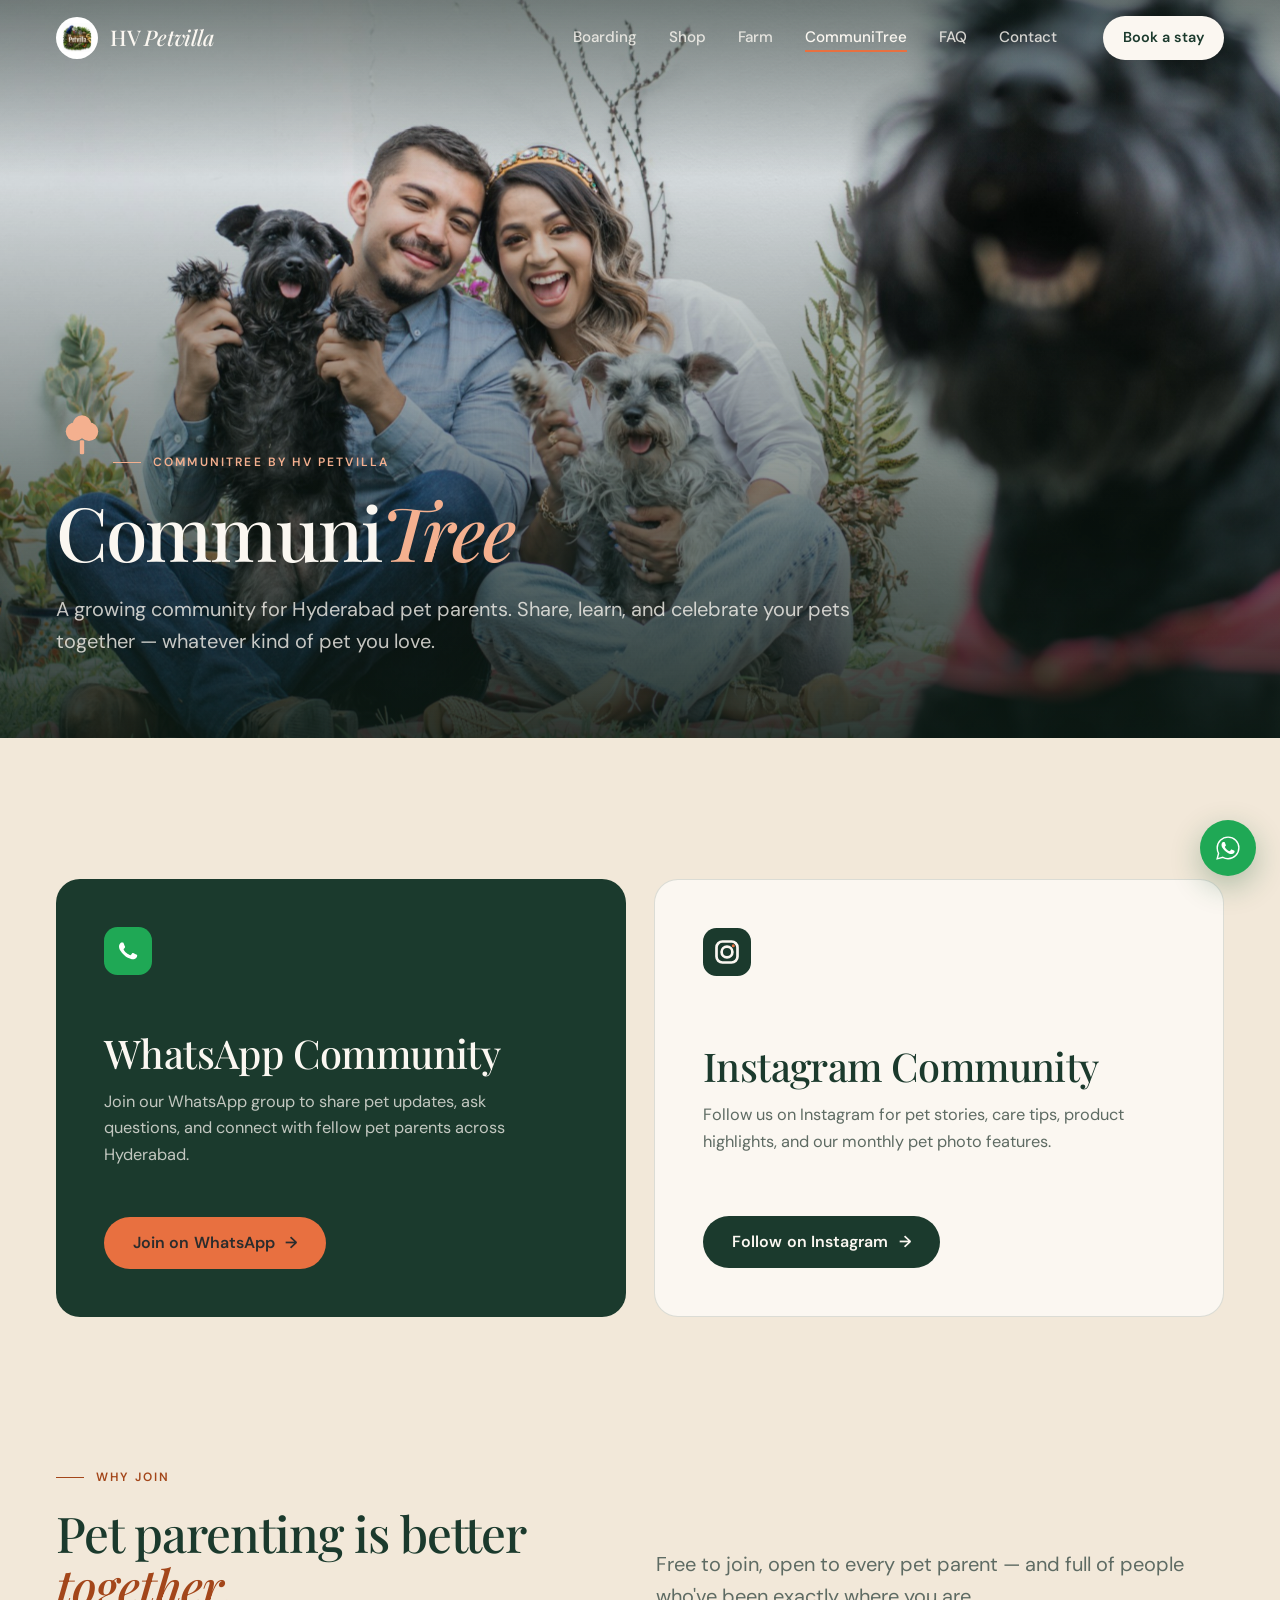
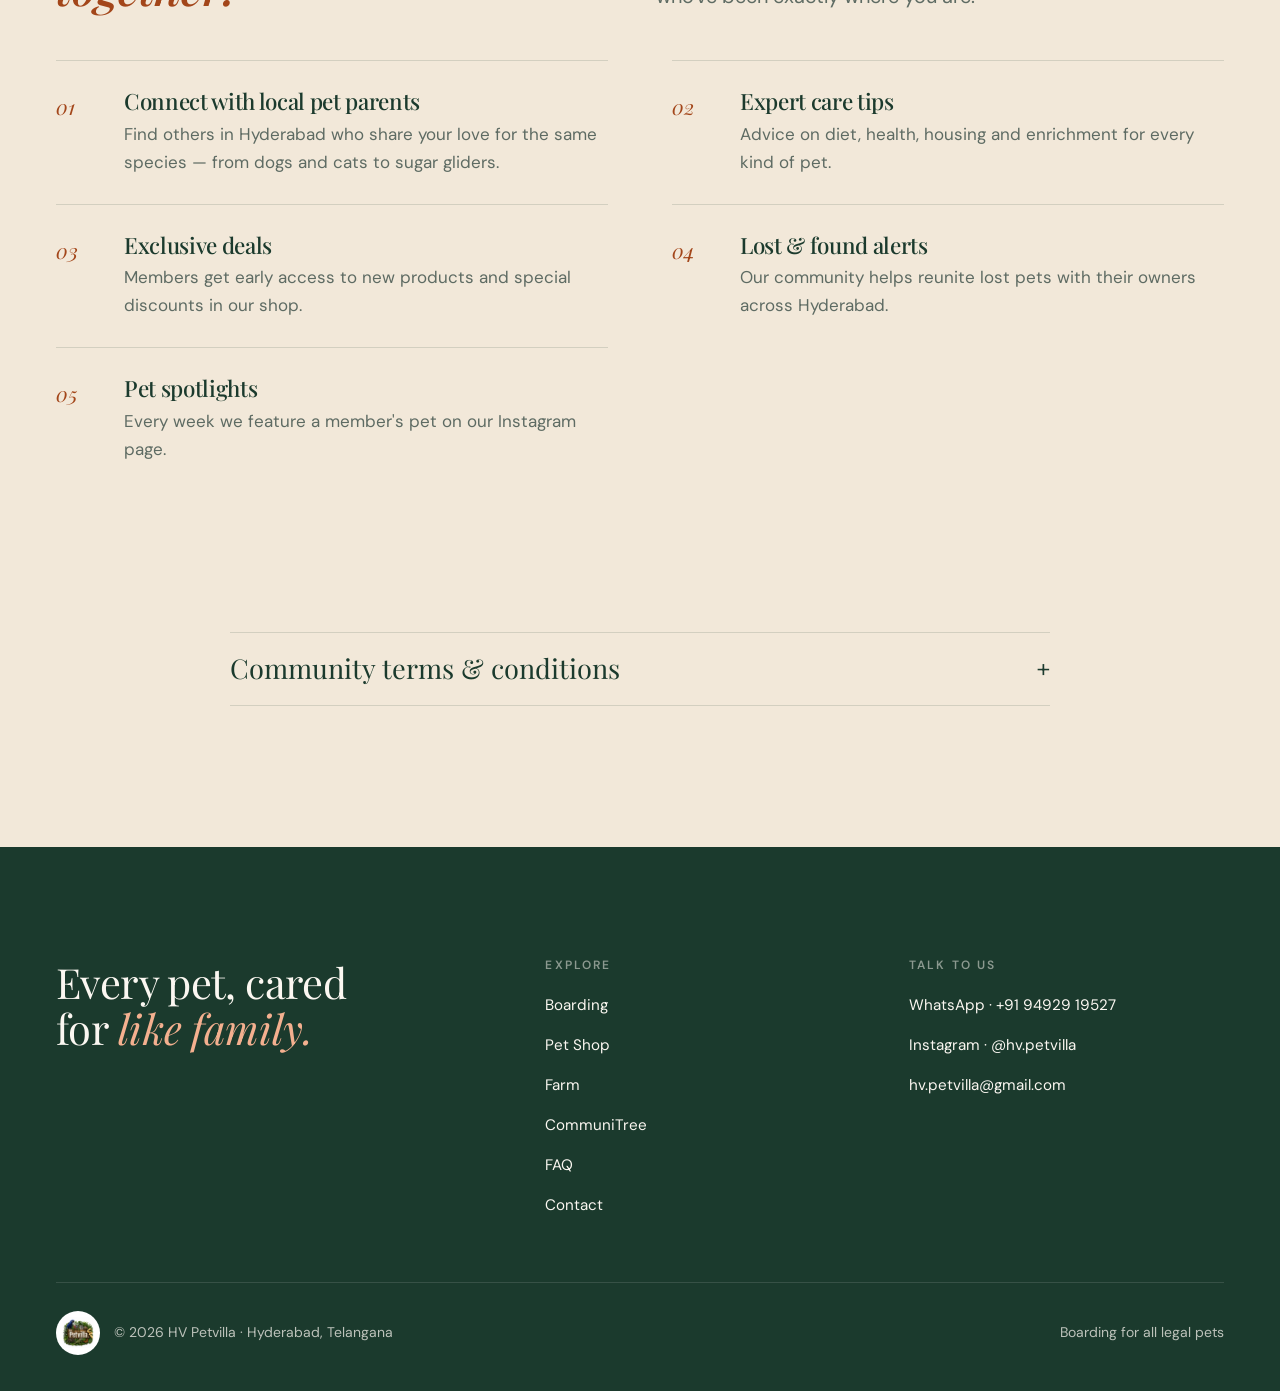
<file: communiTree.html>
<!DOCTYPE html>
<html lang="en">
<head>
  <!-- Google tag (gtag.js) -->
  <script async src="https://www.googletagmanager.com/gtag/js?id=G-RCG5NW8291"></script>
  <script>
    window.dataLayer = window.dataLayer || [];
    function gtag(){dataLayer.push(arguments);}
    gtag('js', new Date());
    gtag('config', 'G-RCG5NW8291');
  </script>
  <meta charset="UTF-8"/>
  <meta name="viewport" content="width=device-width, initial-scale=1.0, viewport-fit=cover"/>
  <title>CommuniTree — Pet Parent Community in Hyderabad | HV Petvilla</title>
  <meta name="description" content="Join CommuniTree, HV Petvilla's free community for Hyderabad pet parents — dogs, cats, birds, rabbits, reptiles and every other legal pet. WhatsApp group, Instagram community, care tips and more."/>
  <meta name="keywords" content="pet parents Hyderabad, pet community Hyderabad, dog owners Hyderabad, cat owners Hyderabad, exotic pet owners Hyderabad, rabbit owners WhatsApp group Hyderabad"/>
  <meta property="og:title" content="CommuniTree — Hyderabad's Pet Parent Community"/>
  <meta property="og:description" content="A free WhatsApp and Instagram community for Hyderabad pet parents. Share, learn and celebrate your pets together."/>
  <meta property="og:image" content="https://hvpetvilla.in/images/logo.jpg"/>
  <meta name="theme-color" content="#1B3A2D"/>
  <link rel="canonical" href="https://hvpetvilla.in/communiTree.html"/>
  <link rel="icon" type="image/jpeg" href="images/logo-192.jpg"/>
  <link rel="apple-touch-icon" href="images/logo-192.jpg"/>
  <link rel="preconnect" href="https://fonts.googleapis.com"/>
  <link rel="preconnect" href="https://fonts.gstatic.com" crossorigin/>
  <link rel="stylesheet" href="https://fonts.googleapis.com/css2?family=DM+Sans:ital,opsz,wght@0,9..40,400;0,9..40,500;0,9..40,600;1,9..40,400&family=Playfair+Display:ital,wght@0,400;0,500;0,600;1,400;1,500&display=swap"/>
  <link rel="stylesheet" href="style.css"/>
  <script>document.documentElement.classList.add('js')</script>
  <script type="application/ld+json">
  {
    "@context": "https://schema.org",
    "@type": "PetStore",
    "@id": "https://hvpetvilla.in/#business",
    "name": "HV Petvilla",
    "image": "https://hvpetvilla.in/images/logo.jpg",
    "url": "https://hvpetvilla.in/",
    "telephone": "+91 94929 19527",
    "email": "hv.petvilla@gmail.com",
    "address": {
      "@type": "PostalAddress",
      "addressLocality": "Hyderabad",
      "addressRegion": "Telangana",
      "postalCode": "500118",
      "addressCountry": "IN"
    },
    "openingHoursSpecification": {
      "@type": "OpeningHoursSpecification",
      "dayOfWeek": ["Monday","Tuesday","Wednesday","Thursday","Friday","Saturday","Sunday"],
      "opens": "19:00",
      "closes": "22:00"
    },
    "sameAs": [
      "https://www.instagram.com/hv.petvilla",
      "https://www.facebook.com/share/1BL7ABf5H9/"
    ]
  }
  </script>
  <style>
    /* Parallax hero — the photo layer drifts slower than the page (main.js) */
    .ct-hero {
      position: relative; isolation: isolate; overflow: hidden;
      min-height: 82vh; min-height: 82svh;
      display: flex; align-items: flex-end;
      padding: calc(var(--nav-h) + 48px) 0 clamp(56px, 9vh, 104px);
    }
    .ct-hero-media { position: absolute; inset: -12% 0; z-index: -2; transform: scale(1.08); will-change: transform; }
    .ct-hero-shade {
      position: absolute; inset: 0; z-index: -1;
      background:
        linear-gradient(180deg, rgba(12,26,20,.5) 0%, rgba(12,26,20,0) 24%),
        linear-gradient(0deg, rgba(12,26,20,.86) 0%, rgba(12,26,20,.35) 45%, rgba(12,26,20,.05) 75%);
    }
    .ct-hero .display { max-width: 12ch; }
    .ct-hero .lede { margin-top: 24px; }
    .ct-mark { display: inline-flex; width: 52px; height: 52px; margin-bottom: 24px; color: #F4B08F; }

    /* Join panels */
    .join-grid { display: grid; grid-template-columns: 1fr 1fr; gap: clamp(16px, 2.5vw, 28px); }
    .join-card {
      display: flex; flex-direction: column; justify-content: space-between; gap: 48px;
      min-height: 420px; border-radius: var(--radius); padding: clamp(28px, 4vw, 48px);
      text-decoration: none; color: inherit;
      transition: transform .5s var(--ease), box-shadow .5s ease;
    }
    .join-card:hover { transform: translateY(-6px); box-shadow: var(--shadow-lg); }
    .join-card.wa { background: var(--forest); color: var(--cream); }
    .join-card.ig { background: var(--cream); border: 1px solid var(--line); }
    .join-card .icon svg { width: 48px; height: 48px; }
    .join-card h2 { font-size: clamp(1.9rem, 1.6vw + 1.2rem, 2.6rem); margin-bottom: 14px; }
    .join-card.wa h2 { color: var(--cream); }
    .join-card p { font-size: 1.02rem; max-width: 40ch; }
    .join-card.wa p { color: rgba(251,247,241,.75); }
    .join-card.ig p { color: var(--muted); }
    .join-card .btn { align-self: flex-start; }
    html.js .join-card.in-view { transition: opacity .8s ease, transform .5s var(--ease), box-shadow .5s ease; }

    /* Why join */
    .benefits { display: grid; grid-template-columns: repeat(2, 1fr); gap: 0 clamp(32px, 5vw, 80px); list-style: none; }
    .benefits li { display: grid; grid-template-columns: 52px 1fr; gap: 16px; padding: 28px 0; border-top: 1px solid var(--line); }
    .benefits .n { font-family: var(--font-display); font-style: italic; font-size: 1.3rem; color: var(--coral-ink); }
    .benefits h3 { font-size: 1.4rem; margin-bottom: 6px; }
    .benefits p { color: var(--muted); }
    .why-head { display: grid; grid-template-columns: 1fr 1fr; gap: 32px; align-items: end; margin-bottom: 48px; }

    /* T&C */
    .tnc-section details { border-top: 1px solid var(--line); border-bottom: 1px solid var(--line); }
    .tnc-section summary {
      list-style: none; cursor: pointer; min-height: 72px;
      display: flex; align-items: center; justify-content: space-between; gap: 16px;
      font-family: var(--font-display); font-size: clamp(1.3rem, 1vw + 1rem, 1.7rem); color: var(--forest);
    }
    .tnc-section summary::-webkit-details-marker { display: none; }
    .tnc-section summary::after { content: '+'; font-family: var(--font-body); font-size: 1.6rem; font-weight: 300; transition: transform .3s var(--ease); }
    .tnc-section details[open] summary::after { transform: rotate(45deg); }
    .tnc-body { padding: 8px 0 32px; max-width: 72ch; }
    .tnc-body p, .tnc-body li { font-size: .98rem; color: var(--muted); line-height: 1.75; margin-bottom: 8px; }
    .tnc-body h4 { font-family: var(--font-body); font-size: .8rem; font-weight: 600; letter-spacing: .14em; text-transform: uppercase; color: var(--forest); margin: 24px 0 8px; }
    .tnc-body ol, .tnc-body ul { padding-left: 20px; }

    @media (max-width: 700px) {
      /* Taller hero so the faces sit above the copy, with a deeper shade behind the text */
      .ct-hero { min-height: 92vh; min-height: 92svh; }
      .ct-hero-media { background-position: 35% 20%; }
      .ct-hero-shade {
        background:
          linear-gradient(180deg, rgba(12,26,20,.45) 0%, rgba(12,26,20,0) 18%),
          linear-gradient(0deg, rgba(12,26,20,.95) 0%, rgba(12,26,20,.75) 40%, rgba(12,26,20,.1) 68%);
      }
    }
    .tnc-body a { color: var(--coral-ink); font-weight: 600; }

    @media (max-width: 760px) {
      .join-grid, .benefits, .why-head { grid-template-columns: 1fr; }
      .join-card { min-height: 0; }
    }
  </style>
</head>
<body>

<nav class="nav nav--over" id="mainNav" aria-label="Main">
  <a href="index.html" class="nav-logo" aria-label="HV Petvilla home">
    <img src="images/logo-192.jpg" alt="" class="nav-logo-img" width="42" height="42"/>
    <span class="nav-wordmark">HV <em>Petvilla</em></span>
  </a>
  <div class="nav-links">
    <a href="boarding.html">Boarding</a>
    <a href="shop.html">Shop</a>
    <a href="farm.html">Farm</a>
    <a href="communiTree.html" class="active" aria-current="page">CommuniTree</a>
    <a href="faq.html">FAQ</a>
    <a href="contact.html">Contact</a>
  </div>
  <a href="boarding.html" class="nav-cta">Book a stay</a>
  <button class="nav-hamburger" id="hamburger" aria-label="Menu" aria-expanded="false" aria-controls="navMobile">
    <span></span><span></span><span></span>
  </button>
</nav>
<div class="nav-mobile" id="navMobile">
  <a href="boarding.html">Boarding</a>
  <a href="shop.html">Shop</a>
  <a href="farm.html">Farm</a>
  <a href="communiTree.html" class="active">CommuniTree</a>
  <a href="faq.html">FAQ</a>
  <a href="contact.html">Contact</a>
  <div class="nav-mobile-foot">
    <span>Hyderabad, Telangana</span>
    <a href="https://wa.me/919492919527" target="_blank" rel="noopener">WhatsApp · +91 94929 19527</a>
    <a href="https://www.instagram.com/hv.petvilla" target="_blank" rel="noopener">Instagram · @hv.petvilla</a>
  </div>
</div>

<!-- Wide photo: images/community.jpg (≈2400px, pet parents with
     their pets). Replace it any time, keeping the filename. -->
<header class="ct-hero on-dark">
  <div class="ct-hero-media photo" data-parallax="0.3" style="--img:url('images/community.jpg')" aria-hidden="true"></div>
  <div class="ct-hero-shade" aria-hidden="true"></div>
  <div class="wrap">
    <span class="ct-mark" aria-hidden="true"><svg viewBox="0 0 24 24" width="52" height="52"><g fill="currentColor"><circle cx="8.8" cy="9.5" r="4.3"/><circle cx="15.2" cy="9.5" r="4.3"/><circle cx="12" cy="6.3" r="4.3"/><rect x="11" y="13.5" width="2" height="6.5" rx="0.6"/></g></svg></span>
    <p class="eyebrow light">CommuniTree by HV Petvilla</p>
    <h1 class="display">Communi<em>Tree</em></h1>
    <p class="lede">A growing community for Hyderabad pet parents. Share, learn, and celebrate your pets together — whatever kind of pet you love.</p>
  </div>
</header>

<main>
  <section class="section">
    <div class="wrap">
      <div class="join-grid">
        <!-- WhatsApp -->
        <a href="https://chat.whatsapp.com/GQQoIagZHIbLAkNDVgMbQQ?s=cl&p=a&ilr=1" target="_blank" rel="noopener" class="join-card wa reveal reveal-1">
          <span class="icon" aria-hidden="true"><svg viewBox="0 0 32 32"><rect width="32" height="32" rx="9" fill="#1FA855"/><path d="M21.5 18.3c-.3-.15-1.77-.87-2.05-.97-.27-.1-.47-.15-.67.15-.2.3-.77.97-.94 1.17-.17.2-.35.22-.65.07-.3-.15-1.26-.46-2.4-1.48-.89-.79-1.49-1.77-1.66-2.07-.17-.3-.02-.46.13-.61.13-.13.3-.35.45-.52.15-.17.2-.3.3-.5.1-.2.05-.37-.02-.52-.08-.15-.67-1.62-.92-2.22-.24-.58-.49-.5-.67-.51-.17-.01-.37-.01-.57-.01-.2 0-.52.07-.79.37-.27.3-1.04 1.02-1.04 2.48 0 1.46 1.07 2.88 1.22 3.08.15.2 2.1 3.21 5.09 4.5.71.31 1.26.49 1.7.63.71.23 1.36.2 1.87.12.57-.09 1.77-.72 2.02-1.42.25-.7.25-1.29.17-1.42-.07-.12-.27-.2-.57-.35Z" fill="#fff"/></svg></span>
          <div>
            <h2>WhatsApp Community</h2>
            <p>Join our WhatsApp group to share pet updates, ask questions, and connect with fellow pet parents across Hyderabad.</p>
          </div>
          <span class="btn btn-primary">Join on WhatsApp <span class="arrow" aria-hidden="true">→</span></span>
        </a>

        <!-- Instagram -->
        <a href="https://www.instagram.com/hv.petvilla?igsh=MjEyaWNidmZzcWFv" target="_blank" rel="noopener" class="join-card ig reveal reveal-2">
          <span class="icon" aria-hidden="true"><svg viewBox="0 0 32 32"><rect width="32" height="32" rx="9" fill="#1B3A2D"/><rect x="9" y="9" width="14" height="14" rx="4" fill="none" stroke="#FBF7F1" stroke-width="1.8"/><circle cx="16" cy="16" r="3.6" fill="none" stroke="#FBF7F1" stroke-width="1.8"/><circle cx="20.2" cy="11.8" r="1" fill="#E87040"/></svg></span>
          <div>
            <h2>Instagram Community</h2>
            <p>Follow us on Instagram for pet stories, care tips, product highlights, and our monthly pet photo features.</p>
          </div>
          <span class="btn btn-dark">Follow on Instagram <span class="arrow" aria-hidden="true">→</span></span>
        </a>
      </div>
    </div>
  </section>

  <!-- Why join -->
  <section class="section" style="padding-top:0">
    <div class="wrap">
      <div class="why-head">
        <div>
          <p class="eyebrow">Why join</p>
          <h2 class="h2">Pet parenting is better <em>together.</em></h2>
        </div>
        <p class="lede">Free to join, open to every pet parent — and full of people who've been exactly where you are.</p>
      </div>
      <ol class="benefits">
        <li class="reveal-left"><span class="n">01</span><div><h3>Connect with local pet parents</h3><p>Find others in Hyderabad who share your love for the same species — from dogs and cats to sugar gliders.</p></div></li>
        <li class="reveal-left"><span class="n">02</span><div><h3>Expert care tips</h3><p>Advice on diet, health, housing and enrichment for every kind of pet.</p></div></li>
        <li class="reveal-left"><span class="n">03</span><div><h3>Exclusive deals</h3><p>Members get early access to new products and special discounts in our shop.</p></div></li>
        <li class="reveal-left"><span class="n">04</span><div><h3>Lost &amp; found alerts</h3><p>Our community helps reunite lost pets with their owners across Hyderabad.</p></div></li>
        <li class="reveal-left"><span class="n">05</span><div><h3>Pet spotlights</h3><p>Every week we feature a member's pet on our Instagram page.</p></div></li>
      </ol>
    </div>
  </section>

  <!-- Terms & Conditions -->
  <section class="section" style="padding-top:0">
    <div class="wrap-narrow tnc-section reveal">
      <details>
        <summary>Community terms &amp; conditions</summary>
        <div class="tnc-body">
          <p>By joining the HV Petvilla CommuniTree community (via WhatsApp or Instagram), you agree to the following terms. Please read carefully.</p>

          <h4>1. Community Purpose</h4>
          <p>CommuniTree is a space for pet parents in Hyderabad to share knowledge, experiences, and support related to pet care — for every kind of legal pet.</p>

          <h4>2. Code of Conduct</h4>
          <ol>
            <li>Be respectful and kind to all members at all times.</li>
            <li>No hate speech, harassment, bullying, or offensive language.</li>
            <li>No sharing of graphic, violent, or disturbing content involving animals.</li>
            <li>No promotion of illegal pet trade, wildlife smuggling, or cruelty.</li>
            <li>Advertising and spam are not permitted without prior permission from HV Petvilla admins.</li>
          </ol>

          <h4>3. Content Sharing</h4>
          <ol>
            <li>You may share pet photos, videos, care tips, and questions relevant to the group topic.</li>
            <li>By sharing content, you grant HV Petvilla permission to re-share it on our official social media channels, with credit to you.</li>
            <li>Do not share personal details (phone numbers, home addresses) of others without their consent.</li>
          </ol>

          <h4>4. Health &amp; Veterinary Advice</h4>
          <p>Information shared in the community is for general guidance only and does not replace professional veterinary advice. Always consult a qualified vet for your pet's health concerns.</p>

          <h4>5. Privacy</h4>
          <p>Do not share screenshots of private conversations from the group to public platforms without all parties' consent.</p>

          <h4>6. Moderation &amp; Removal</h4>
          <p>HV Petvilla admins reserve the right to remove any member who violates these terms, without prior notice.</p>

          <h4>7. Changes to Terms</h4>
          <p>HV Petvilla may update these terms at any time. Continued membership of the community implies acceptance of any updated terms.</p>

          <p style="margin-top:20px;">For questions, contact us via <a href="contact.html">the contact page</a> or on WhatsApp.</p>
        </div>
      </details>
    </div>
  </section>
</main>

<footer>
  <div class="wrap footer-inner">
    <div class="footer-top">
      <p class="footer-statement">Every pet, cared for <em>like family.</em></p>
      <div class="footer-col">
        <h4>Explore</h4>
        <a href="boarding.html">Boarding</a>
        <a href="shop.html">Pet Shop</a>
        <a href="farm.html">Farm</a>
        <a href="communiTree.html">CommuniTree</a>
        <a href="faq.html">FAQ</a>
        <a href="contact.html">Contact</a>
      </div>
      <div class="footer-col">
        <h4>Talk to us</h4>
        <a href="https://wa.me/919492919527" target="_blank" rel="noopener">WhatsApp · +91 94929 19527</a>
        <a href="https://www.instagram.com/hv.petvilla" target="_blank" rel="noopener">Instagram · @hv.petvilla</a>
        <a href="mailto:hv.petvilla@gmail.com">hv.petvilla@gmail.com</a>
      </div>
    </div>
    <div class="footer-bottom">
      <div class="footer-brand"><img src="images/logo-192.jpg" alt="HV Petvilla" class="footer-logo" width="44" height="44"/><span>© 2026 HV Petvilla · Hyderabad, Telangana</span></div>
      <span>Boarding for all legal pets</span>
    </div>
  </div>
</footer>

<a href="https://wa.me/919492919527" target="_blank" rel="noopener" class="wa-float" aria-label="Chat on WhatsApp"><svg viewBox="0 0 24 24" fill="none" aria-hidden="true"><path d="M17.472 14.382c-.297-.149-1.758-.867-2.03-.967-.273-.099-.471-.148-.67.15-.197.297-.767.966-.94 1.164-.173.199-.347.223-.644.075-.297-.15-1.255-.463-2.39-1.475-.883-.788-1.48-1.761-1.653-2.059-.173-.297-.018-.458.13-.606.134-.133.298-.347.446-.52.149-.174.198-.298.298-.497.099-.198.05-.371-.025-.52-.075-.149-.669-1.612-.916-2.207-.242-.579-.487-.5-.669-.51-.173-.008-.371-.01-.57-.01-.198 0-.52.074-.792.372-.272.297-1.04 1.016-1.04 2.479 0 1.462 1.065 2.875 1.213 3.074.149.198 2.096 3.2 5.077 4.487.709.306 1.262.489 1.694.625.712.227 1.36.195 1.871.118.571-.085 1.758-.719 2.006-1.413.248-.694.248-1.289.173-1.413-.074-.124-.272-.198-.57-.347z" fill="#fff"/><path d="M12.04 2.003c-5.523 0-10 4.477-10 10 0 1.77.463 3.434 1.276 4.874L2 22l5.223-1.371a9.94 9.94 0 0 0 4.817 1.227h.004c5.523 0 10-4.477 10-10s-4.477-9.853-10.004-9.853z" stroke="#fff" stroke-width="1.3"/></svg><span class="wa-float-label">Chat with us on WhatsApp</span></a>
<a href="#" id="backTop" class="back-top" aria-label="Back to top">↑</a>

<script src="main.js" defer></script>
</body>
</html>
</file>
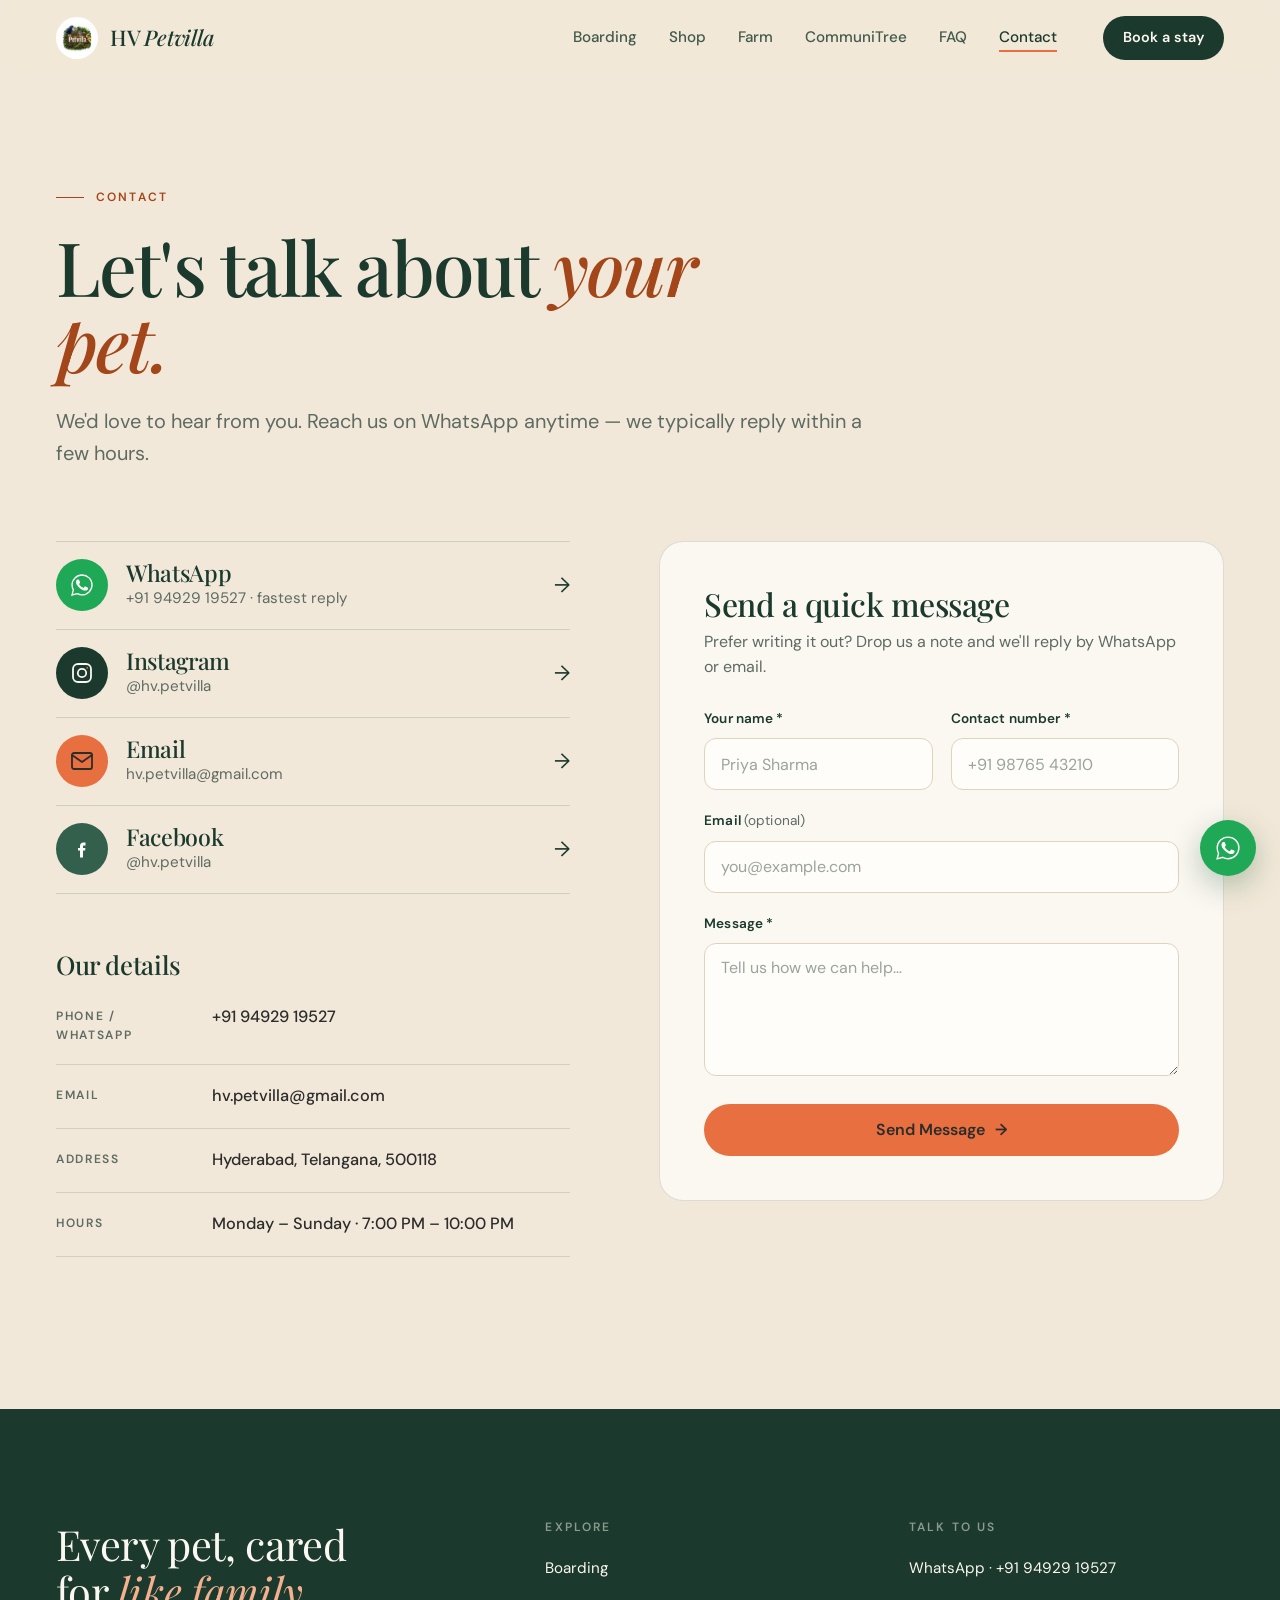
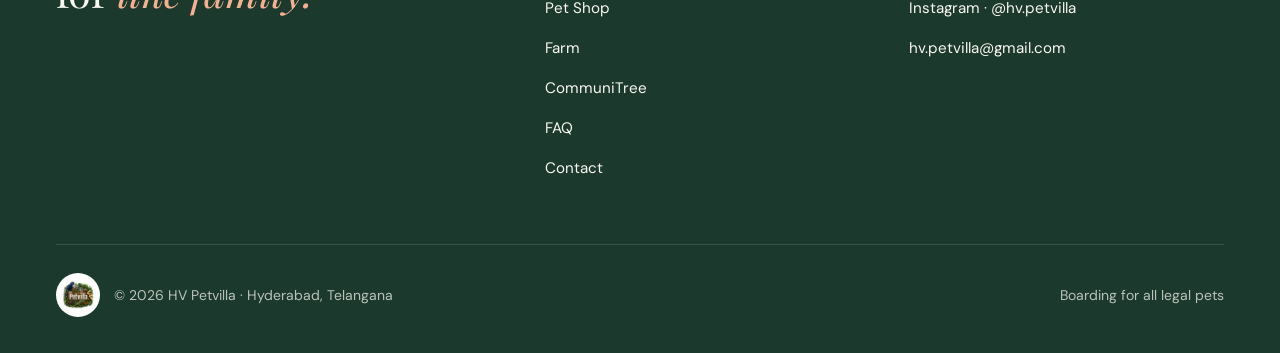
<file: contact.html>
<!DOCTYPE html>
<html lang="en">
<head>
  <!-- Google tag (gtag.js) -->
  <script async src="https://www.googletagmanager.com/gtag/js?id=G-RCG5NW8291"></script>
  <script>
    window.dataLayer = window.dataLayer || [];
    function gtag(){dataLayer.push(arguments);}
    gtag('js', new Date());
    gtag('config', 'G-RCG5NW8291');
  </script>
  <meta charset="UTF-8"/>
  <meta name="viewport" content="width=device-width, initial-scale=1.0, viewport-fit=cover"/>
  <title>Contact HV Petvilla — Pet Boarding for All Legal Pets & Pet Shop, Hyderabad</title>
  <meta name="description" content="Contact HV Petvilla on WhatsApp, Instagram or email. Boarding for all legal pets — dogs, cats, birds, rabbits, reptiles and more — plus a pet shop in Hyderabad, Telangana."/>
  <meta name="keywords" content="HV Petvilla contact, pet boarding contact Hyderabad, dog boarding Hyderabad, cat boarding Hyderabad, exotic pets Hyderabad WhatsApp"/>
  <meta property="og:title" content="Contact HV Petvilla — Hyderabad"/>
  <meta property="og:description" content="Reach us on WhatsApp anytime — we usually reply within a few hours."/>
  <meta property="og:image" content="https://hvpetvilla.in/images/logo.jpg"/>
  <meta name="theme-color" content="#1B3A2D"/>
  <link rel="canonical" href="https://hvpetvilla.in/contact.html"/>
  <link rel="icon" type="image/jpeg" href="images/logo-192.jpg"/>
  <link rel="apple-touch-icon" href="images/logo-192.jpg"/>
  <link rel="preconnect" href="https://fonts.googleapis.com"/>
  <link rel="preconnect" href="https://fonts.gstatic.com" crossorigin/>
  <link rel="stylesheet" href="https://fonts.googleapis.com/css2?family=DM+Sans:ital,opsz,wght@0,9..40,400;0,9..40,500;0,9..40,600;1,9..40,400&family=Playfair+Display:ital,wght@0,400;0,500;0,600;1,400;1,500&display=swap"/>
  <link rel="stylesheet" href="style.css"/>
  <script>document.documentElement.classList.add('js')</script>
  <script type="application/ld+json">
  {
    "@context": "https://schema.org",
    "@type": "PetStore",
    "@id": "https://hvpetvilla.in/#business",
    "name": "HV Petvilla",
    "image": "https://hvpetvilla.in/images/logo.jpg",
    "url": "https://hvpetvilla.in/",
    "telephone": "+91 94929 19527",
    "email": "hv.petvilla@gmail.com",
    "address": {
      "@type": "PostalAddress",
      "addressLocality": "Hyderabad",
      "addressRegion": "Telangana",
      "postalCode": "500118",
      "addressCountry": "IN"
    },
    "openingHoursSpecification": {
      "@type": "OpeningHoursSpecification",
      "dayOfWeek": ["Monday","Tuesday","Wednesday","Thursday","Friday","Saturday","Sunday"],
      "opens": "19:00",
      "closes": "22:00"
    },
    "sameAs": [
      "https://www.instagram.com/hv.petvilla",
      "https://www.facebook.com/share/1BL7ABf5H9/"
    ]
  }
  </script>
  <style>
    .contact-layout { display: grid; grid-template-columns: minmax(0, 1fr) minmax(0, 1.1fr); gap: clamp(40px, 7vw, 112px); align-items: start; padding-bottom: clamp(72px, 10vw, 128px); }

    /* Channels as an editorial list */
    .contact-grid { display: flex; flex-direction: column; border-top: 1px solid var(--line); margin-bottom: 56px; }
    .contact-link {
      display: grid; grid-template-columns: 52px 1fr auto; align-items: center; gap: 18px;
      min-height: 88px; padding: 16px 0; border-bottom: 1px solid var(--line);
      text-decoration: none; color: inherit;
    }
    .c-icon { width: 52px; height: 52px; border-radius: 50%; display: flex; align-items: center; justify-content: center; transition: transform .4s var(--ease); }
    .c-icon svg { width: 24px; height: 24px; }
    .bg-wa   { background: #1FA855; }
    .bg-ig   { background: var(--forest); }
    .bg-mail { background: var(--coral); }
    .bg-fb   { background: var(--forest-3); }
    .c-text h3 { font-family: var(--font-display); font-size: 1.45rem; color: var(--forest); line-height: 1.2; }
    .c-text p { font-size: .95rem; color: var(--muted); }
    .c-arrow { font-size: 1.3rem; color: var(--forest); transition: transform .4s var(--ease); }
    .contact-link:hover .c-arrow { transform: translateX(6px); }
    .contact-link:hover .c-icon { transform: scale(1.06); }
    .contact-link:hover h3 { color: var(--coral-ink); }

    /* Details */
    .details-card { background: transparent; border: none; padding: 0; }
    .details-card h2 { font-size: 1.6rem; margin-bottom: 8px; }
    .info-row { display: grid; grid-template-columns: 140px 1fr; gap: 16px; padding: 18px 0; border-bottom: 1px solid var(--line); }
    .info-icon { display: none; }
    .info-label { font-size: .75rem; font-weight: 600; letter-spacing: .14em; text-transform: uppercase; color: var(--muted); padding-top: 3px; }
    .info-value { font-size: 1.02rem; color: var(--charcoal); font-weight: 500; }

    /* Quick message form */
    .quick-form { position: sticky; top: calc(var(--nav-h) + 24px); }
    .quick-form h2 { margin-bottom: 8px; }
    .quick-form .lede { font-size: 1rem; margin-bottom: 28px; }
    #formSuccess svg { margin: 0 auto 12px; }

    @media (max-width: 900px) {
      .contact-layout { grid-template-columns: 1fr; }
      .quick-form { position: static; }
    }
    @media (max-width: 520px) {
      .info-row { grid-template-columns: 1fr; gap: 4px; }
      .c-text h3 { font-size: 1.25rem; }
    }
  </style>
</head>
<body>

<nav class="nav" id="mainNav" aria-label="Main">
  <a href="index.html" class="nav-logo" aria-label="HV Petvilla home">
    <img src="images/logo-192.jpg" alt="" class="nav-logo-img" width="42" height="42"/>
    <span class="nav-wordmark">HV <em>Petvilla</em></span>
  </a>
  <div class="nav-links">
    <a href="boarding.html">Boarding</a>
    <a href="shop.html">Shop</a>
    <a href="farm.html">Farm</a>
    <a href="communiTree.html">CommuniTree</a>
    <a href="faq.html">FAQ</a>
    <a href="contact.html" class="active" aria-current="page">Contact</a>
  </div>
  <a href="boarding.html" class="nav-cta">Book a stay</a>
  <button class="nav-hamburger" id="hamburger" aria-label="Menu" aria-expanded="false" aria-controls="navMobile">
    <span></span><span></span><span></span>
  </button>
</nav>
<div class="nav-mobile" id="navMobile">
  <a href="boarding.html">Boarding</a>
  <a href="shop.html">Shop</a>
  <a href="farm.html">Farm</a>
  <a href="communiTree.html">CommuniTree</a>
  <a href="faq.html">FAQ</a>
  <a href="contact.html" class="active">Contact</a>
  <div class="nav-mobile-foot">
    <span>Hyderabad, Telangana</span>
    <a href="https://wa.me/919492919527" target="_blank" rel="noopener">WhatsApp · +91 94929 19527</a>
    <a href="https://www.instagram.com/hv.petvilla" target="_blank" rel="noopener">Instagram · @hv.petvilla</a>
  </div>
</div>

<header class="page-head">
  <div class="wrap">
    <p class="eyebrow">Contact</p>
    <h1 class="display">Let's talk about <em>your pet.</em></h1>
    <p class="lede">We'd love to hear from you. Reach us on WhatsApp anytime — we typically reply within a few hours.</p>
  </div>
</header>

<main class="wrap contact-layout">
  <div>
    <div class="contact-grid">
      <a href="https://wa.me/919492919527?text=Hi%20HV%20Petvilla!%20I%20have%20a%20query." target="_blank" rel="noopener" class="contact-link wa reveal reveal-1">
        <div class="c-icon bg-wa"><svg viewBox="0 0 24 24" fill="none" aria-hidden="true"><path d="M17.472 14.382c-.297-.149-1.758-.867-2.03-.967-.273-.099-.471-.148-.67.15-.197.297-.767.966-.94 1.164-.173.199-.347.223-.644.075-.297-.15-1.255-.463-2.39-1.475-.883-.788-1.48-1.761-1.653-2.059-.173-.297-.018-.458.13-.606.134-.133.298-.347.446-.52.149-.174.198-.298.298-.497.099-.198.05-.371-.025-.52-.075-.149-.669-1.612-.916-2.207-.242-.579-.487-.5-.669-.51-.173-.008-.371-.01-.57-.01-.198 0-.52.074-.792.372-.272.297-1.04 1.016-1.04 2.479 0 1.462 1.065 2.875 1.213 3.074.149.198 2.096 3.2 5.077 4.487.709.306 1.262.489 1.694.625.712.227 1.36.195 1.871.118.571-.085 1.758-.719 2.006-1.413.248-.694.248-1.289.173-1.413-.074-.124-.272-.198-.57-.347z" fill="#fff"/><path d="M12.04 2.003c-5.523 0-10 4.477-10 10 0 1.77.463 3.434 1.276 4.874L2 22l5.223-1.371a9.94 9.94 0 0 0 4.817 1.227h.004c5.523 0 10-4.477 10-10s-4.477-9.853-10.004-9.853z" stroke="#fff" stroke-width="1.3"/></svg></div>
        <div class="c-text">
          <h3>WhatsApp</h3>
          <p>+91 94929 19527 · fastest reply</p>
        </div>
        <span class="c-arrow" aria-hidden="true">→</span>
      </a>

      <a href="https://www.instagram.com/hv.petvilla?igsh=MjEyaWNidmZzcWFv" target="_blank" rel="noopener" class="contact-link ig reveal reveal-2">
        <div class="c-icon bg-ig"><svg viewBox="0 0 24 24" fill="none" stroke="#FBF7F1" stroke-width="1.8" aria-hidden="true"><rect x="3" y="3" width="18" height="18" rx="5"/><circle cx="12" cy="12" r="4.2"/><circle cx="17.2" cy="6.8" r="0.9" fill="#E87040" stroke="none"/></svg></div>
        <div class="c-text">
          <h3>Instagram</h3>
          <p>@hv.petvilla</p>
        </div>
        <span class="c-arrow" aria-hidden="true">→</span>
      </a>

      <a href="mailto:hv.petvilla@gmail.com" class="contact-link mail reveal reveal-3">
        <div class="c-icon bg-mail"><svg viewBox="0 0 24 24" fill="none" stroke="#2C2C2C" stroke-width="1.8" stroke-linecap="round" stroke-linejoin="round" aria-hidden="true"><rect x="2" y="4" width="20" height="16" rx="2"/><path d="m22 6-10 7L2 6"/></svg></div>
        <div class="c-text">
          <h3>Email</h3>
          <p>hv.petvilla@gmail.com</p>
        </div>
        <span class="c-arrow" aria-hidden="true">→</span>
      </a>

      <a href="https://www.facebook.com/share/1BL7ABf5H9/" target="_blank" rel="noopener" class="contact-link fb reveal reveal-4">
        <div class="c-icon bg-fb"><svg viewBox="0 0 24 24" aria-hidden="true"><path d="M15.5 8.5h-2c-.3 0-.5.2-.5.5v2h2.4l-.3 2.5H13v7h-3v-7H8v-2.5h2v-1.8c0-2.1 1.2-3.7 3.5-3.7h2v2.5Z" fill="#fff"/></svg></div>
        <div class="c-text">
          <h3>Facebook</h3>
          <p>@hv.petvilla</p>
        </div>
        <span class="c-arrow" aria-hidden="true">→</span>
      </a>
    </div>

    <!-- Info card -->
    <div class="card details-card reveal">
      <h2>Our details</h2>
      <div class="info-row">
        <div class="info-label">Phone / WhatsApp</div>
        <div class="info-value">+91 94929 19527</div>
      </div>
      <div class="info-row">
        <div class="info-label">Email</div>
        <div class="info-value">hv.petvilla@gmail.com</div>
      </div>
      <div class="info-row">
        <div class="info-label">Address</div>
        <div class="info-value">Hyderabad, Telangana, 500118</div>
      </div>
      <div class="info-row">
        <div class="info-label">Hours</div>
        <div class="info-value">Monday – Sunday · 7:00 PM – 10:00 PM</div>
      </div>
    </div>
  </div>

  <!-- Quick message (Formspree) -->
  <div class="card quick-form reveal reveal-2">
    <h2>Send a quick message</h2>
    <p class="lede">Prefer writing it out? Drop us a note and we'll reply by WhatsApp or email.</p>
    <!-- REPLACE action URL: sign up at formspree.io → new form → copy your form URL -->
    <form id="contactForm" action="https://formspree.io/f/XXXXXXXX" method="POST" onsubmit="handleFormSubmit(event)">
      <div class="form-row">
        <div class="form-group">
          <label for="cf-name">Your name *</label>
          <input type="text" id="cf-name" name="name" placeholder="Priya Sharma" autocomplete="name" required/>
        </div>
        <div class="form-group">
          <label for="cf-phone">Contact number *</label>
          <input type="tel" id="cf-phone" name="phone" placeholder="+91 98765 43210" autocomplete="tel" required/>
        </div>
      </div>
      <div class="form-group">
        <label for="cf-email">Email <span style="color:var(--muted);font-weight:400;">(optional)</span></label>
        <input type="email" id="cf-email" name="email" placeholder="you@example.com" autocomplete="email"/>
      </div>
      <div class="form-group">
        <label for="cf-message">Message *</label>
        <textarea id="cf-message" name="message" rows="5" placeholder="Tell us how we can help…" required></textarea>
      </div>
      <button type="submit" class="btn btn-primary btn-block">Send Message <span class="arrow" aria-hidden="true">→</span></button>
    </form>
    <div id="formSuccess" style="display:none; text-align:center; padding:24px 0; color:var(--forest);" role="status">
      <svg viewBox="0 0 24 24" width="40" height="40" fill="none" stroke="currentColor" stroke-width="1.8" stroke-linecap="round" stroke-linejoin="round" aria-hidden="true"><path d="M22 11.08V12a10 10 0 1 1-5.93-9.14"/><polyline points="22 4 12 14.01 9 11.01"/></svg>
      <strong>Message sent!</strong> We'll reply via WhatsApp or email shortly.
    </div>
  </div>
</main>

<footer>
  <div class="wrap footer-inner">
    <div class="footer-top">
      <p class="footer-statement">Every pet, cared for <em>like family.</em></p>
      <div class="footer-col">
        <h4>Explore</h4>
        <a href="boarding.html">Boarding</a>
        <a href="shop.html">Pet Shop</a>
        <a href="farm.html">Farm</a>
        <a href="communiTree.html">CommuniTree</a>
        <a href="faq.html">FAQ</a>
        <a href="contact.html">Contact</a>
      </div>
      <div class="footer-col">
        <h4>Talk to us</h4>
        <a href="https://wa.me/919492919527" target="_blank" rel="noopener">WhatsApp · +91 94929 19527</a>
        <a href="https://www.instagram.com/hv.petvilla" target="_blank" rel="noopener">Instagram · @hv.petvilla</a>
        <a href="mailto:hv.petvilla@gmail.com">hv.petvilla@gmail.com</a>
      </div>
    </div>
    <div class="footer-bottom">
      <div class="footer-brand"><img src="images/logo-192.jpg" alt="HV Petvilla" class="footer-logo" width="44" height="44"/><span>© 2026 HV Petvilla · Hyderabad, Telangana</span></div>
      <span>Boarding for all legal pets</span>
    </div>
  </div>
</footer>

<a href="https://wa.me/919492919527" target="_blank" rel="noopener" class="wa-float" aria-label="Chat on WhatsApp"><svg viewBox="0 0 24 24" fill="none" aria-hidden="true"><path d="M17.472 14.382c-.297-.149-1.758-.867-2.03-.967-.273-.099-.471-.148-.67.15-.197.297-.767.966-.94 1.164-.173.199-.347.223-.644.075-.297-.15-1.255-.463-2.39-1.475-.883-.788-1.48-1.761-1.653-2.059-.173-.297-.018-.458.13-.606.134-.133.298-.347.446-.52.149-.174.198-.298.298-.497.099-.198.05-.371-.025-.52-.075-.149-.669-1.612-.916-2.207-.242-.579-.487-.5-.669-.51-.173-.008-.371-.01-.57-.01-.198 0-.52.074-.792.372-.272.297-1.04 1.016-1.04 2.479 0 1.462 1.065 2.875 1.213 3.074.149.198 2.096 3.2 5.077 4.487.709.306 1.262.489 1.694.625.712.227 1.36.195 1.871.118.571-.085 1.758-.719 2.006-1.413.248-.694.248-1.289.173-1.413-.074-.124-.272-.198-.57-.347z" fill="#fff"/><path d="M12.04 2.003c-5.523 0-10 4.477-10 10 0 1.77.463 3.434 1.276 4.874L2 22l5.223-1.371a9.94 9.94 0 0 0 4.817 1.227h.004c5.523 0 10-4.477 10-10s-4.477-9.853-10.004-9.853z" stroke="#fff" stroke-width="1.3"/></svg><span class="wa-float-label">Chat with us on WhatsApp</span></a>
<a href="#" id="backTop" class="back-top" aria-label="Back to top">↑</a>
<div class="toast" id="toast" role="status" aria-live="polite"></div>

<script src="main.js" defer></script>
<script>
  function handleFormSubmit(e) {
    e.preventDefault();
    const form = document.getElementById('contactForm');
    fetch(form.action, {
      method: 'POST',
      body: new FormData(form),
      headers: { 'Accept': 'application/json' }
    }).then(r => {
      if (r.ok) {
        form.style.display = 'none';
        document.getElementById('formSuccess').style.display = 'block';
      } else {
        showToast('Could not send. Please WhatsApp us directly.');
      }
    }).catch(() => showToast('Could not send. Please WhatsApp us directly.'));
  }

  function showToast(msg) {
    const t = document.getElementById('toast');
    t.textContent = msg; t.classList.add('show');
    setTimeout(()=>t.classList.remove('show'), 3500);
  }
</script>
</body>
</html>
</file>
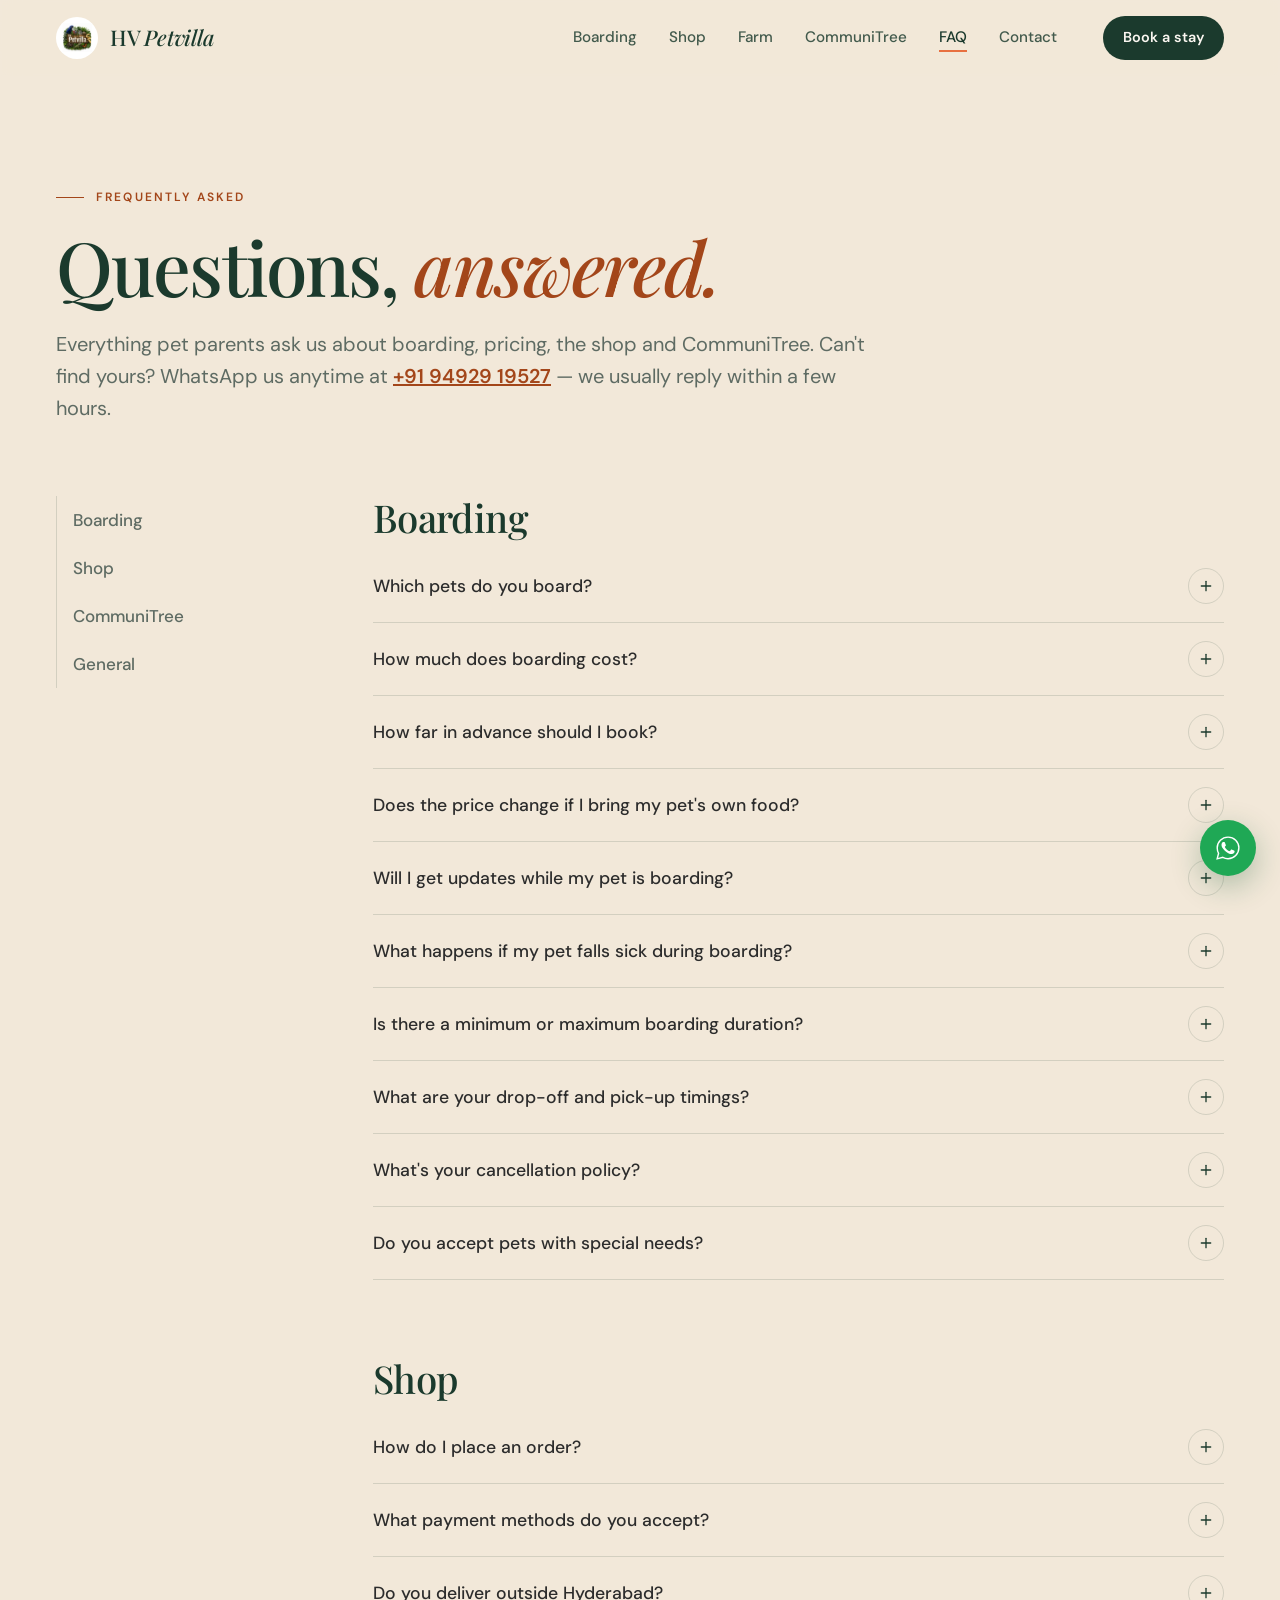
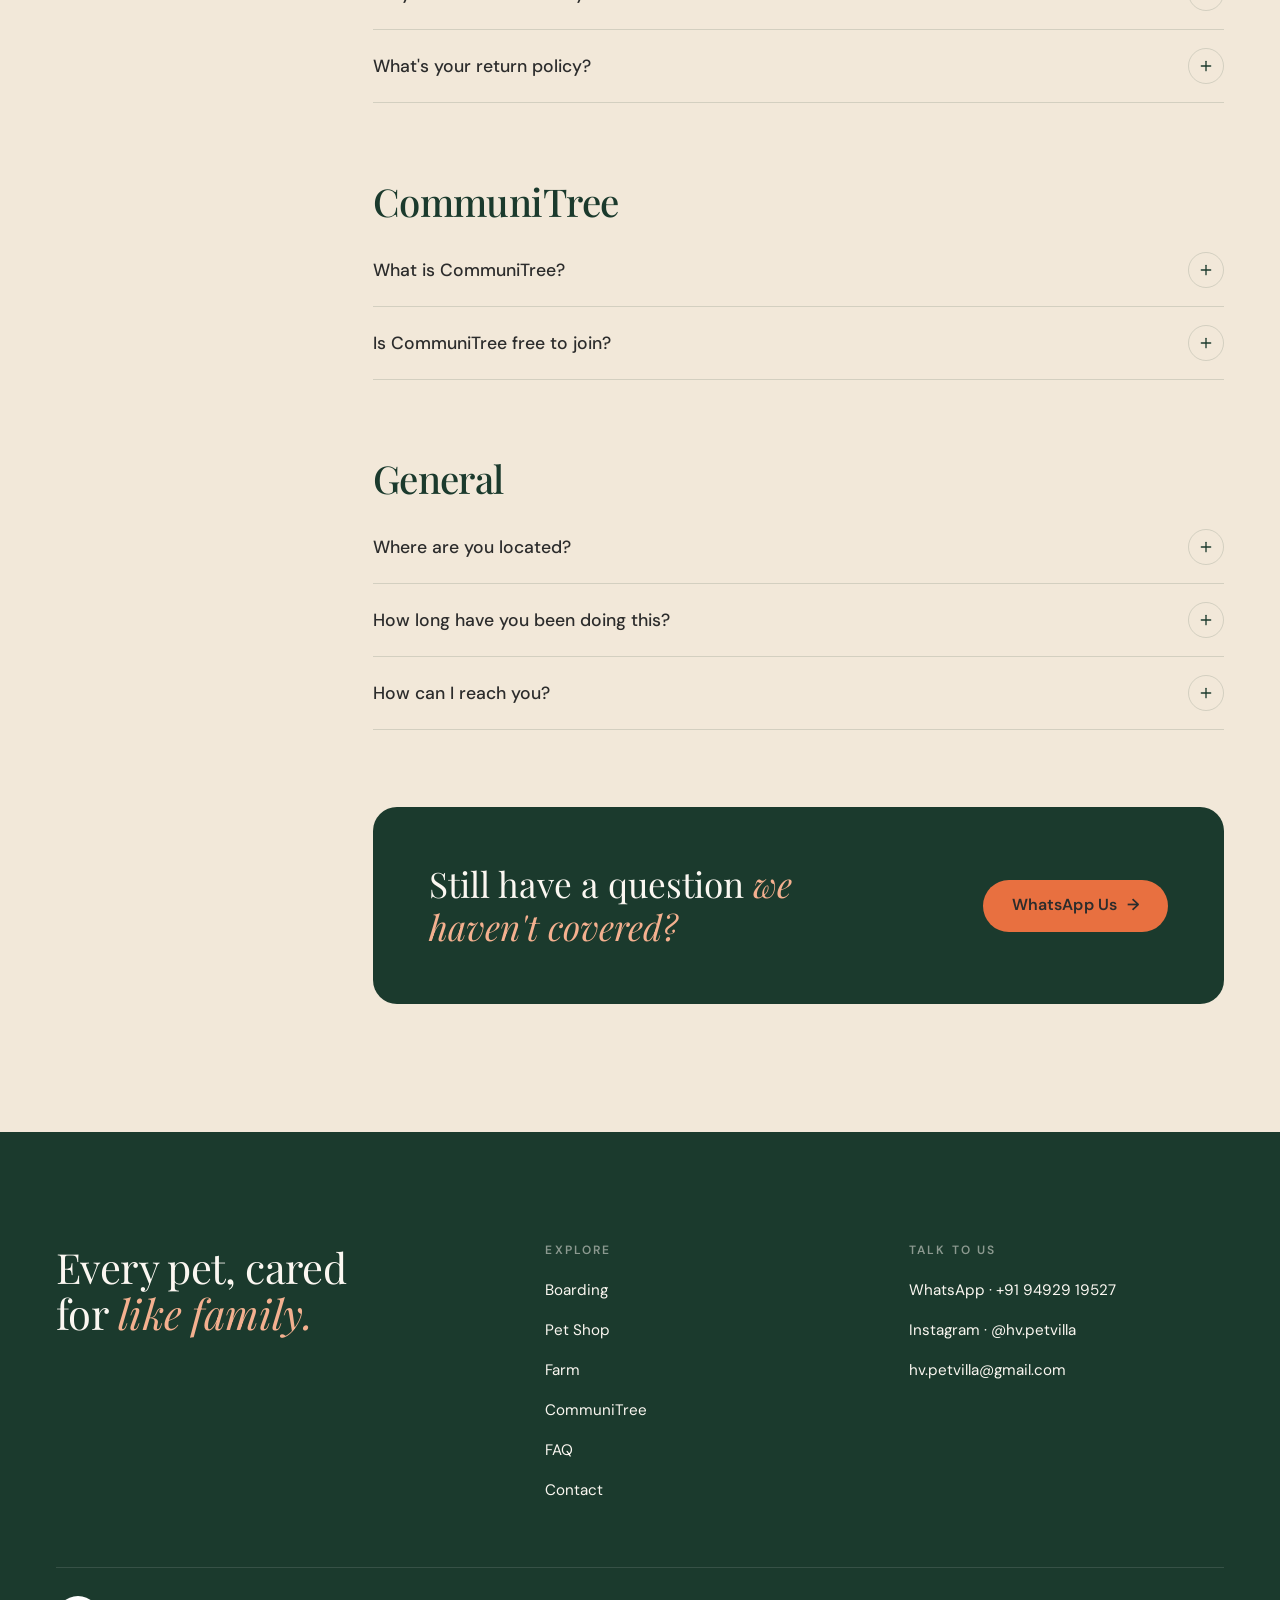
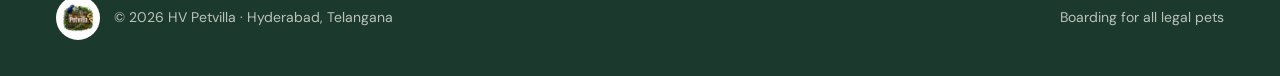
<file: faq.html>
<!DOCTYPE html>
<html lang="en">
<head>
  <!-- Google tag (gtag.js) -->
  <script async src="https://www.googletagmanager.com/gtag/js?id=G-RCG5NW8291"></script>
  <script>
    window.dataLayer = window.dataLayer || [];
    function gtag(){dataLayer.push(arguments);}
    gtag('js', new Date());
    gtag('config', 'G-RCG5NW8291');
  </script>
  <meta charset="UTF-8"/>
  <meta name="viewport" content="width=device-width, initial-scale=1.0, viewport-fit=cover"/>
  <title>FAQ — Pet Boarding, Shop &amp; Community Questions | HV Petvilla, Hyderabad</title>
  <meta name="description" content="Answers to common questions about HV Petvilla's boarding for all legal pets in Hyderabad — dogs, cats, birds, rabbits, reptiles and more — plus pricing, shop orders and CommuniTree."/>
  <meta name="keywords" content="HV Petvilla FAQ, pet boarding questions Hyderabad, dog boarding Hyderabad, cat boarding Hyderabad, exotic pet boarding pricing, pet shop delivery Hyderabad"/>
  <meta property="og:title" content="HV Petvilla FAQ — Boarding for All Legal Pets, Hyderabad"/>
  <meta property="og:description" content="Everything pet parents ask about boarding, pricing, the shop and CommuniTree — answered."/>
  <meta property="og:image" content="https://hvpetvilla.in/images/logo.jpg"/>
  <meta name="theme-color" content="#1B3A2D"/>
  <link rel="canonical" href="https://hvpetvilla.in/faq.html"/>
  <link rel="icon" type="image/jpeg" href="images/logo-192.jpg"/>
  <link rel="apple-touch-icon" href="images/logo-192.jpg"/>
  <link rel="preconnect" href="https://fonts.googleapis.com"/>
  <link rel="preconnect" href="https://fonts.gstatic.com" crossorigin/>
  <link rel="stylesheet" href="https://fonts.googleapis.com/css2?family=DM+Sans:ital,opsz,wght@0,9..40,400;0,9..40,500;0,9..40,600;1,9..40,400&family=Playfair+Display:ital,wght@0,400;0,500;0,600;1,400;1,500&display=swap"/>
  <link rel="stylesheet" href="style.css"/>
  <script>document.documentElement.classList.add('js')</script>
  <script type="application/ld+json">
  {
    "@context": "https://schema.org",
    "@type": "PetStore",
    "@id": "https://hvpetvilla.in/#business",
    "name": "HV Petvilla",
    "image": "https://hvpetvilla.in/images/logo.jpg",
    "url": "https://hvpetvilla.in/",
    "telephone": "+91 94929 19527",
    "email": "hv.petvilla@gmail.com",
    "address": {
      "@type": "PostalAddress",
      "addressLocality": "Hyderabad",
      "addressRegion": "Telangana",
      "postalCode": "500118",
      "addressCountry": "IN"
    },
    "openingHoursSpecification": {
      "@type": "OpeningHoursSpecification",
      "dayOfWeek": ["Monday","Tuesday","Wednesday","Thursday","Friday","Saturday","Sunday"],
      "opens": "19:00",
      "closes": "22:00"
    },
    "sameAs": [
      "https://www.instagram.com/hv.petvilla",
      "https://www.facebook.com/share/1BL7ABf5H9/"
    ]
  }
  </script>
  <script type="application/ld+json">
  {
    "@context": "https://schema.org",
    "@type": "FAQPage",
    "mainEntity": [
      { "@type": "Question", "name": "Which pets do you board?", "acceptedAnswer": { "@type": "Answer", "text": "We board all legal pets — dogs, cats, birds, rabbits, turtles, tortoises, iguanas, spiders, mice, rats, hamsters, guinea pigs, sugar gliders and more. We aren't able to accept pets with existing health issues, unless the condition is a physical disability rather than an illness. If you're unsure whether we can take your pet, just ask us." } },
      { "@type": "Question", "name": "How much does boarding cost?", "acceptedAnswer": { "@type": "Answer", "text": "Pricing depends on the pet type and whether you'd like us to provide food during the stay. See the Boarding Pricing table on our Boarding page for exact rates." } },
      { "@type": "Question", "name": "How far in advance should I book a boarding slot?", "acceptedAnswer": { "@type": "Answer", "text": "At least 1 day's notice is enough — you can book through the form on our Boarding page." } },
      { "@type": "Question", "name": "Does the price change if I bring my pet's own food?", "acceptedAnswer": { "@type": "Answer", "text": "Yes, we charge separate rates for boarding with food provided by us versus without. Both rates are listed in the Pricing table on the Boarding page." } },
      { "@type": "Question", "name": "Will I get updates while my pet is boarding?", "acceptedAnswer": { "@type": "Answer", "text": "Yes — we send a short video update personally to your WhatsApp once a day, so you always know your pet is happy and safe." } },
      { "@type": "Question", "name": "What happens if my pet falls sick during boarding?", "acceptedAnswer": { "@type": "Answer", "text": "We've partnered with a few trusted vets nearby. If your pet falls sick, we'll get them treated by one of our vet partners, and any treatment cost is billed to you separately." } },
      { "@type": "Question", "name": "Is there a minimum or maximum boarding duration?", "acceptedAnswer": { "@type": "Answer", "text": "No — there's no minimum or maximum number of days. The boarding amount is payable in advance." } },
      { "@type": "Question", "name": "What are your drop-off and pick-up timings?", "acceptedAnswer": { "@type": "Answer", "text": "Weekdays: 7 PM to 10 PM. Weekends: 10 AM to 10 PM." } },
      { "@type": "Question", "name": "What's your cancellation policy?", "acceptedAnswer": { "@type": "Answer", "text": "Cancel more than 24 hours before your slot and we'll refund half the advance amount. Cancellations made within 24 hours of the slot time are non-refundable." } },
      { "@type": "Question", "name": "Do you accept pets with special needs?", "acceptedAnswer": { "@type": "Answer", "text": "Yes, we take in pets that need special care, including physically challenged pets. We currently can't accept pets that are on ongoing medication." } },
      { "@type": "Question", "name": "How do I place a shop order?", "acceptedAnswer": { "@type": "Answer", "text": "Pick your items on the Shop page, then check out through WhatsApp. Complete payment via the QR code we send, and your order will reach you within 1 to 7 business days." } },
      { "@type": "Question", "name": "What payment methods do you accept?", "acceptedAnswer": { "@type": "Answer", "text": "UPI only, for now." } },
      { "@type": "Question", "name": "Do you deliver outside Hyderabad?", "acceptedAnswer": { "@type": "Answer", "text": "Yes, we deliver anywhere in India for an additional charge." } },
      { "@type": "Question", "name": "What's your return policy?", "acceptedAnswer": { "@type": "Answer", "text": "If an issue with a product is verified as genuine, we offer a full refund." } },
      { "@type": "Question", "name": "What is CommuniTree?", "acceptedAnswer": { "@type": "Answer", "text": "CommuniTree is our WhatsApp group where pet parents connect, share opinions and experiences, and support each other." } },
      { "@type": "Question", "name": "Is CommuniTree free to join?", "acceptedAnswer": { "@type": "Answer", "text": "Yes, it's completely free, and open to any pet parent." } },
      { "@type": "Question", "name": "Where is HV Petvilla located?", "acceptedAnswer": { "@type": "Answer", "text": "We're based in Hyderabad. Store visits are available on a case-by-case basis — reach out first to arrange one." } },
      { "@type": "Question", "name": "How long has HV Petvilla been operating?", "acceptedAnswer": { "@type": "Answer", "text": "We've run our pet store in Hyderabad since 2021, and launched pet boarding as its own dedicated service in 2026." } },
      { "@type": "Question", "name": "How can I contact HV Petvilla?", "acceptedAnswer": { "@type": "Answer", "text": "Call us at +91 96529 92233, or message us on WhatsApp at +91 94929 19527." } }
    ]
  }
  </script>
  <style>
    .faq-layout { display: grid; grid-template-columns: 240px minmax(0, 1fr); gap: clamp(32px, 6vw, 96px); align-items: start; padding-bottom: clamp(72px, 10vw, 128px); }
    .faq-index { position: sticky; top: calc(var(--nav-h) + 32px); display: flex; flex-direction: column; }
    .faq-index a {
      display: flex; align-items: center; min-height: 48px; padding-left: 16px;
      border-left: 1px solid var(--line); text-decoration: none; color: var(--muted); font-weight: 500;
      transition: color .2s, border-color .2s;
    }
    .faq-index a:hover { color: var(--forest); border-color: var(--coral); }

    .faq-cat { margin-bottom: clamp(48px, 6vw, 80px); scroll-margin-top: calc(var(--nav-h) + 24px); }
    .faq-cat-title { font-family: var(--font-display); font-size: clamp(1.8rem, 1.5vw + 1.2rem, 2.4rem); color: var(--forest); margin-bottom: 12px; }
    .faq-item { border-bottom: 1px solid var(--line); }
    .faq-item summary {
      list-style: none; cursor: pointer; min-height: 72px; padding: 18px 0;
      display: flex; align-items: center; justify-content: space-between; gap: 24px;
      font-size: 1.1rem; font-weight: 500; color: var(--charcoal); transition: color .2s;
    }
    .faq-item summary::-webkit-details-marker { display: none; }
    .faq-item summary:hover { color: var(--forest); }
    .faq-item summary .q-icon {
      flex-shrink: 0; width: 36px; height: 36px; border-radius: 50%; border: 1px solid var(--line);
      display: inline-flex; align-items: center; justify-content: center; color: var(--forest);
      transition: transform .35s var(--ease), background .2s, color .2s, border-color .2s;
    }
    .faq-item[open] summary .q-icon { transform: rotate(45deg); background: var(--forest); color: var(--cream); border-color: var(--forest); }
    .faq-item-body { padding: 0 60px 24px 0; font-size: 1.02rem; color: var(--muted); line-height: 1.7; }
    .faq-item[open] .faq-item-body { animation: faq-open .4s var(--ease); }
    @keyframes faq-open { from { opacity: 0; transform: translateY(-6px); } }
    .faq-item-body a { color: var(--coral-ink); font-weight: 600; }

    .faq-cta { border-radius: var(--radius); background: var(--forest); color: var(--cream); padding: clamp(32px, 5vw, 56px); display: flex; justify-content: space-between; align-items: center; gap: 24px; flex-wrap: wrap; }
    .faq-cta p { font-family: var(--font-display); font-size: clamp(1.5rem, 1.5vw + 1rem, 2.2rem); line-height: 1.2; max-width: 18ch; }
    .faq-cta p em { color: #F4B08F; }

    @media (max-width: 860px) {
      .faq-layout { grid-template-columns: 1fr; }
      .faq-index { position: static; flex-direction: row; flex-wrap: wrap; gap: 8px; }
      .faq-index a { border: 1px solid var(--line); border-radius: 999px; padding: 0 18px; min-height: 44px; }
      .faq-item-body { padding-right: 0; }
    }
  </style>
</head>
<body>

<nav class="nav" id="mainNav" aria-label="Main">
  <a href="index.html" class="nav-logo" aria-label="HV Petvilla home">
    <img src="images/logo-192.jpg" alt="" class="nav-logo-img" width="42" height="42"/>
    <span class="nav-wordmark">HV <em>Petvilla</em></span>
  </a>
  <div class="nav-links">
    <a href="boarding.html">Boarding</a>
    <a href="shop.html">Shop</a>
    <a href="farm.html">Farm</a>
    <a href="communiTree.html">CommuniTree</a>
    <a href="faq.html" class="active" aria-current="page">FAQ</a>
    <a href="contact.html">Contact</a>
  </div>
  <a href="boarding.html" class="nav-cta">Book a stay</a>
  <button class="nav-hamburger" id="hamburger" aria-label="Menu" aria-expanded="false" aria-controls="navMobile">
    <span></span><span></span><span></span>
  </button>
</nav>
<div class="nav-mobile" id="navMobile">
  <a href="boarding.html">Boarding</a>
  <a href="shop.html">Shop</a>
  <a href="farm.html">Farm</a>
  <a href="communiTree.html">CommuniTree</a>
  <a href="faq.html" class="active">FAQ</a>
  <a href="contact.html">Contact</a>
  <div class="nav-mobile-foot">
    <span>Hyderabad, Telangana</span>
    <a href="https://wa.me/919492919527" target="_blank" rel="noopener">WhatsApp · +91 94929 19527</a>
    <a href="https://www.instagram.com/hv.petvilla" target="_blank" rel="noopener">Instagram · @hv.petvilla</a>
  </div>
</div>

<header class="page-head">
  <div class="wrap">
    <p class="eyebrow">Frequently asked</p>
    <h1 class="display">Questions, <em>answered.</em></h1>
    <p class="lede">Everything pet parents ask us about boarding, pricing, the shop and CommuniTree. Can't find yours? WhatsApp us anytime at <a href="https://wa.me/919492919527" target="_blank" rel="noopener" style="color:var(--coral-ink);font-weight:600;">+91 94929 19527</a> — we usually reply within a few hours.</p>
  </div>
</header>

<main class="wrap faq-layout">
  <nav class="faq-index" aria-label="FAQ sections">
    <a href="#faq-boarding">Boarding</a>
    <a href="#faq-shop">Shop</a>
    <a href="#faq-community">CommuniTree</a>
    <a href="#faq-general">General</a>
  </nav>

  <div>
    <div class="faq-cat" id="faq-boarding">
      <h2 class="faq-cat-title">Boarding</h2>

      <details class="faq-item">
        <summary>Which pets do you board?<span class="q-icon"><svg viewBox="0 0 24 24" width="16" height="16" fill="none" stroke="currentColor" stroke-width="2" stroke-linecap="round"><line x1="12" y1="5" x2="12" y2="19"/><line x1="5" y1="12" x2="19" y2="12"/></svg></span></summary>
        <div class="faq-item-body">We board all legal pets — dogs, cats, birds, rabbits, turtles, tortoises, iguanas, spiders, mice, rats, hamsters, guinea pigs, sugar gliders and more. We aren't able to accept pets with existing health issues, unless the condition is a physical disability rather than an illness. If you're unsure whether we can take your pet, just ask us.</div>
      </details>

      <details class="faq-item">
        <summary>How much does boarding cost?<span class="q-icon"><svg viewBox="0 0 24 24" width="16" height="16" fill="none" stroke="currentColor" stroke-width="2" stroke-linecap="round"><line x1="12" y1="5" x2="12" y2="19"/><line x1="5" y1="12" x2="19" y2="12"/></svg></span></summary>
        <div class="faq-item-body">Pricing depends on the pet type and whether you'd like us to provide food during the stay. See the <a href="boarding.html#pricing">Boarding Pricing table</a> for exact rates.</div>
      </details>

      <details class="faq-item">
        <summary>How far in advance should I book?<span class="q-icon"><svg viewBox="0 0 24 24" width="16" height="16" fill="none" stroke="currentColor" stroke-width="2" stroke-linecap="round"><line x1="12" y1="5" x2="12" y2="19"/><line x1="5" y1="12" x2="19" y2="12"/></svg></span></summary>
        <div class="faq-item-body">At least 1 day's notice is enough — book through the form on our <a href="boarding.html">Boarding page</a>.</div>
      </details>

      <details class="faq-item">
        <summary>Does the price change if I bring my pet's own food?<span class="q-icon"><svg viewBox="0 0 24 24" width="16" height="16" fill="none" stroke="currentColor" stroke-width="2" stroke-linecap="round"><line x1="12" y1="5" x2="12" y2="19"/><line x1="5" y1="12" x2="19" y2="12"/></svg></span></summary>
        <div class="faq-item-body">Yes — we charge separate rates for boarding with food provided by us versus without. Both rates are listed in the <a href="boarding.html#pricing">Pricing table</a>.</div>
      </details>

      <details class="faq-item">
        <summary>Will I get updates while my pet is boarding?<span class="q-icon"><svg viewBox="0 0 24 24" width="16" height="16" fill="none" stroke="currentColor" stroke-width="2" stroke-linecap="round"><line x1="12" y1="5" x2="12" y2="19"/><line x1="5" y1="12" x2="19" y2="12"/></svg></span></summary>
        <div class="faq-item-body">Yes — we send a short video update personally to your WhatsApp once a day, so you always know your pet is happy and safe.</div>
      </details>

      <details class="faq-item">
        <summary>What happens if my pet falls sick during boarding?<span class="q-icon"><svg viewBox="0 0 24 24" width="16" height="16" fill="none" stroke="currentColor" stroke-width="2" stroke-linecap="round"><line x1="12" y1="5" x2="12" y2="19"/><line x1="5" y1="12" x2="19" y2="12"/></svg></span></summary>
        <div class="faq-item-body">We've partnered with a few trusted vets nearby. If your pet falls sick, we'll get them treated by one of our vet partners, and any treatment cost is billed to you separately.</div>
      </details>

      <details class="faq-item">
        <summary>Is there a minimum or maximum boarding duration?<span class="q-icon"><svg viewBox="0 0 24 24" width="16" height="16" fill="none" stroke="currentColor" stroke-width="2" stroke-linecap="round"><line x1="12" y1="5" x2="12" y2="19"/><line x1="5" y1="12" x2="19" y2="12"/></svg></span></summary>
        <div class="faq-item-body">No — there's no minimum or maximum number of days. The boarding amount is payable in advance.</div>
      </details>

      <details class="faq-item">
        <summary>What are your drop-off and pick-up timings?<span class="q-icon"><svg viewBox="0 0 24 24" width="16" height="16" fill="none" stroke="currentColor" stroke-width="2" stroke-linecap="round"><line x1="12" y1="5" x2="12" y2="19"/><line x1="5" y1="12" x2="19" y2="12"/></svg></span></summary>
        <div class="faq-item-body">Weekdays: 7 PM – 10 PM. Weekends: 10 AM – 10 PM.</div>
      </details>

      <details class="faq-item">
        <summary>What's your cancellation policy?<span class="q-icon"><svg viewBox="0 0 24 24" width="16" height="16" fill="none" stroke="currentColor" stroke-width="2" stroke-linecap="round"><line x1="12" y1="5" x2="12" y2="19"/><line x1="5" y1="12" x2="19" y2="12"/></svg></span></summary>
        <div class="faq-item-body">Cancel more than 24 hours before your slot and we'll refund half the advance amount. Cancellations made within 24 hours of the slot time are non-refundable.</div>
      </details>

      <details class="faq-item">
        <summary>Do you accept pets with special needs?<span class="q-icon"><svg viewBox="0 0 24 24" width="16" height="16" fill="none" stroke="currentColor" stroke-width="2" stroke-linecap="round"><line x1="12" y1="5" x2="12" y2="19"/><line x1="5" y1="12" x2="19" y2="12"/></svg></span></summary>
        <div class="faq-item-body">Yes — we take in pets that need special care, including physically challenged pets. We currently can't accept pets that are on ongoing medication.</div>
      </details>
    </div>

    <div class="faq-cat" id="faq-shop">
      <h2 class="faq-cat-title">Shop</h2>

      <details class="faq-item">
        <summary>How do I place an order?<span class="q-icon"><svg viewBox="0 0 24 24" width="16" height="16" fill="none" stroke="currentColor" stroke-width="2" stroke-linecap="round"><line x1="12" y1="5" x2="12" y2="19"/><line x1="5" y1="12" x2="19" y2="12"/></svg></span></summary>
        <div class="faq-item-body">Pick your items on the <a href="shop.html">Shop page</a>, then check out through WhatsApp. Complete payment via the QR code we send, and your order will reach you within 1–7 business days.</div>
      </details>

      <details class="faq-item">
        <summary>What payment methods do you accept?<span class="q-icon"><svg viewBox="0 0 24 24" width="16" height="16" fill="none" stroke="currentColor" stroke-width="2" stroke-linecap="round"><line x1="12" y1="5" x2="12" y2="19"/><line x1="5" y1="12" x2="19" y2="12"/></svg></span></summary>
        <div class="faq-item-body">UPI only, for now.</div>
      </details>

      <details class="faq-item">
        <summary>Do you deliver outside Hyderabad?<span class="q-icon"><svg viewBox="0 0 24 24" width="16" height="16" fill="none" stroke="currentColor" stroke-width="2" stroke-linecap="round"><line x1="12" y1="5" x2="12" y2="19"/><line x1="5" y1="12" x2="19" y2="12"/></svg></span></summary>
        <div class="faq-item-body">Yes — we deliver anywhere in India, for an additional charge.</div>
      </details>

      <details class="faq-item">
        <summary>What's your return policy?<span class="q-icon"><svg viewBox="0 0 24 24" width="16" height="16" fill="none" stroke="currentColor" stroke-width="2" stroke-linecap="round"><line x1="12" y1="5" x2="12" y2="19"/><line x1="5" y1="12" x2="19" y2="12"/></svg></span></summary>
        <div class="faq-item-body">If an issue with a product is verified as genuine, we offer a full refund.</div>
      </details>
    </div>

    <div class="faq-cat" id="faq-community">
      <h2 class="faq-cat-title">CommuniTree</h2>

      <details class="faq-item">
        <summary>What is CommuniTree?<span class="q-icon"><svg viewBox="0 0 24 24" width="16" height="16" fill="none" stroke="currentColor" stroke-width="2" stroke-linecap="round"><line x1="12" y1="5" x2="12" y2="19"/><line x1="5" y1="12" x2="19" y2="12"/></svg></span></summary>
        <div class="faq-item-body">CommuniTree is our WhatsApp group where pet parents connect, share opinions and experiences, and support each other. <a href="communiTree.html">Join here.</a></div>
      </details>

      <details class="faq-item">
        <summary>Is CommuniTree free to join?<span class="q-icon"><svg viewBox="0 0 24 24" width="16" height="16" fill="none" stroke="currentColor" stroke-width="2" stroke-linecap="round"><line x1="12" y1="5" x2="12" y2="19"/><line x1="5" y1="12" x2="19" y2="12"/></svg></span></summary>
        <div class="faq-item-body">Yes, it's completely free, and open to any pet parent.</div>
      </details>
    </div>

    <div class="faq-cat" id="faq-general">
      <h2 class="faq-cat-title">General</h2>

      <details class="faq-item">
        <summary>Where are you located?<span class="q-icon"><svg viewBox="0 0 24 24" width="16" height="16" fill="none" stroke="currentColor" stroke-width="2" stroke-linecap="round"><line x1="12" y1="5" x2="12" y2="19"/><line x1="5" y1="12" x2="19" y2="12"/></svg></span></summary>
        <div class="faq-item-body">We're based in Hyderabad. Store visits are available on a case-by-case basis — reach out first to arrange one.</div>
      </details>

      <details class="faq-item">
        <summary>How long have you been doing this?<span class="q-icon"><svg viewBox="0 0 24 24" width="16" height="16" fill="none" stroke="currentColor" stroke-width="2" stroke-linecap="round"><line x1="12" y1="5" x2="12" y2="19"/><line x1="5" y1="12" x2="19" y2="12"/></svg></span></summary>
        <div class="faq-item-body">We've run our pet store in Hyderabad since 2021, and launched pet boarding as its own dedicated service in 2026.</div>
      </details>

      <details class="faq-item">
        <summary>How can I reach you?<span class="q-icon"><svg viewBox="0 0 24 24" width="16" height="16" fill="none" stroke="currentColor" stroke-width="2" stroke-linecap="round"><line x1="12" y1="5" x2="12" y2="19"/><line x1="5" y1="12" x2="19" y2="12"/></svg></span></summary>
        <div class="faq-item-body">Call us at <a href="tel:+919652992233">+91 96529 92233</a>, or message us on <a href="https://wa.me/919492919527" target="_blank" rel="noopener">WhatsApp at +91 94929 19527</a>.</div>
      </details>
    </div>

    <div class="faq-cta reveal">
      <p>Still have a question <em>we haven't covered?</em></p>
      <a href="https://wa.me/919492919527" target="_blank" rel="noopener" class="btn btn-primary">WhatsApp Us <span class="arrow" aria-hidden="true">→</span></a>
    </div>
  </div>
</main>

<footer>
  <div class="wrap footer-inner">
    <div class="footer-top">
      <p class="footer-statement">Every pet, cared for <em>like family.</em></p>
      <div class="footer-col">
        <h4>Explore</h4>
        <a href="boarding.html">Boarding</a>
        <a href="shop.html">Pet Shop</a>
        <a href="farm.html">Farm</a>
        <a href="communiTree.html">CommuniTree</a>
        <a href="faq.html">FAQ</a>
        <a href="contact.html">Contact</a>
      </div>
      <div class="footer-col">
        <h4>Talk to us</h4>
        <a href="https://wa.me/919492919527" target="_blank" rel="noopener">WhatsApp · +91 94929 19527</a>
        <a href="https://www.instagram.com/hv.petvilla" target="_blank" rel="noopener">Instagram · @hv.petvilla</a>
        <a href="mailto:hv.petvilla@gmail.com">hv.petvilla@gmail.com</a>
      </div>
    </div>
    <div class="footer-bottom">
      <div class="footer-brand"><img src="images/logo-192.jpg" alt="HV Petvilla" class="footer-logo" width="44" height="44"/><span>© 2026 HV Petvilla · Hyderabad, Telangana</span></div>
      <span>Boarding for all legal pets</span>
    </div>
  </div>
</footer>

<a href="https://wa.me/919492919527" target="_blank" rel="noopener" class="wa-float" aria-label="Chat on WhatsApp"><svg viewBox="0 0 24 24" fill="none" aria-hidden="true"><path d="M17.472 14.382c-.297-.149-1.758-.867-2.03-.967-.273-.099-.471-.148-.67.15-.197.297-.767.966-.94 1.164-.173.199-.347.223-.644.075-.297-.15-1.255-.463-2.39-1.475-.883-.788-1.48-1.761-1.653-2.059-.173-.297-.018-.458.13-.606.134-.133.298-.347.446-.52.149-.174.198-.298.298-.497.099-.198.05-.371-.025-.52-.075-.149-.669-1.612-.916-2.207-.242-.579-.487-.5-.669-.51-.173-.008-.371-.01-.57-.01-.198 0-.52.074-.792.372-.272.297-1.04 1.016-1.04 2.479 0 1.462 1.065 2.875 1.213 3.074.149.198 2.096 3.2 5.077 4.487.709.306 1.262.489 1.694.625.712.227 1.36.195 1.871.118.571-.085 1.758-.719 2.006-1.413.248-.694.248-1.289.173-1.413-.074-.124-.272-.198-.57-.347z" fill="#fff"/><path d="M12.04 2.003c-5.523 0-10 4.477-10 10 0 1.77.463 3.434 1.276 4.874L2 22l5.223-1.371a9.94 9.94 0 0 0 4.817 1.227h.004c5.523 0 10-4.477 10-10s-4.477-9.853-10.004-9.853z" stroke="#fff" stroke-width="1.3"/></svg><span class="wa-float-label">Chat with us on WhatsApp</span></a>
<a href="#" id="backTop" class="back-top" aria-label="Back to top">↑</a>
<div class="toast" id="toast" role="status" aria-live="polite"></div>

<script src="main.js" defer></script>
</body>
</html>
</file>
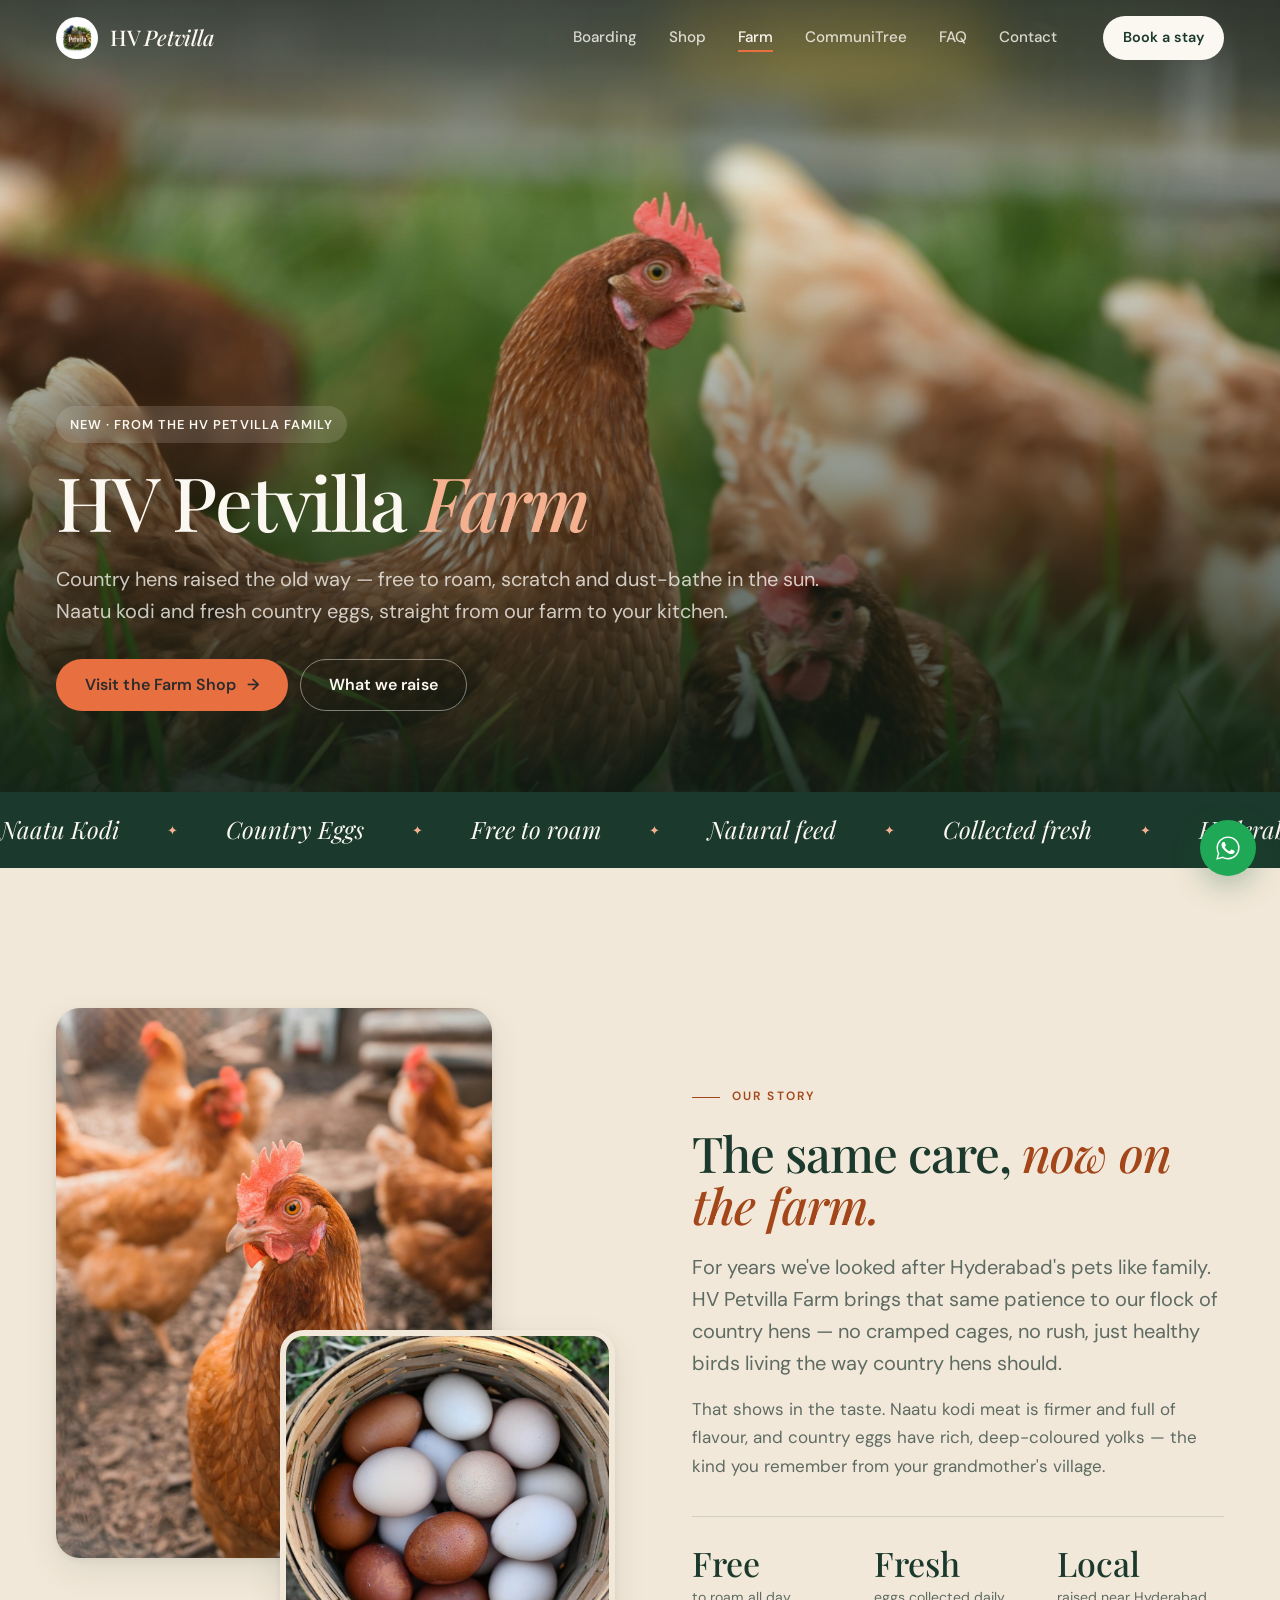
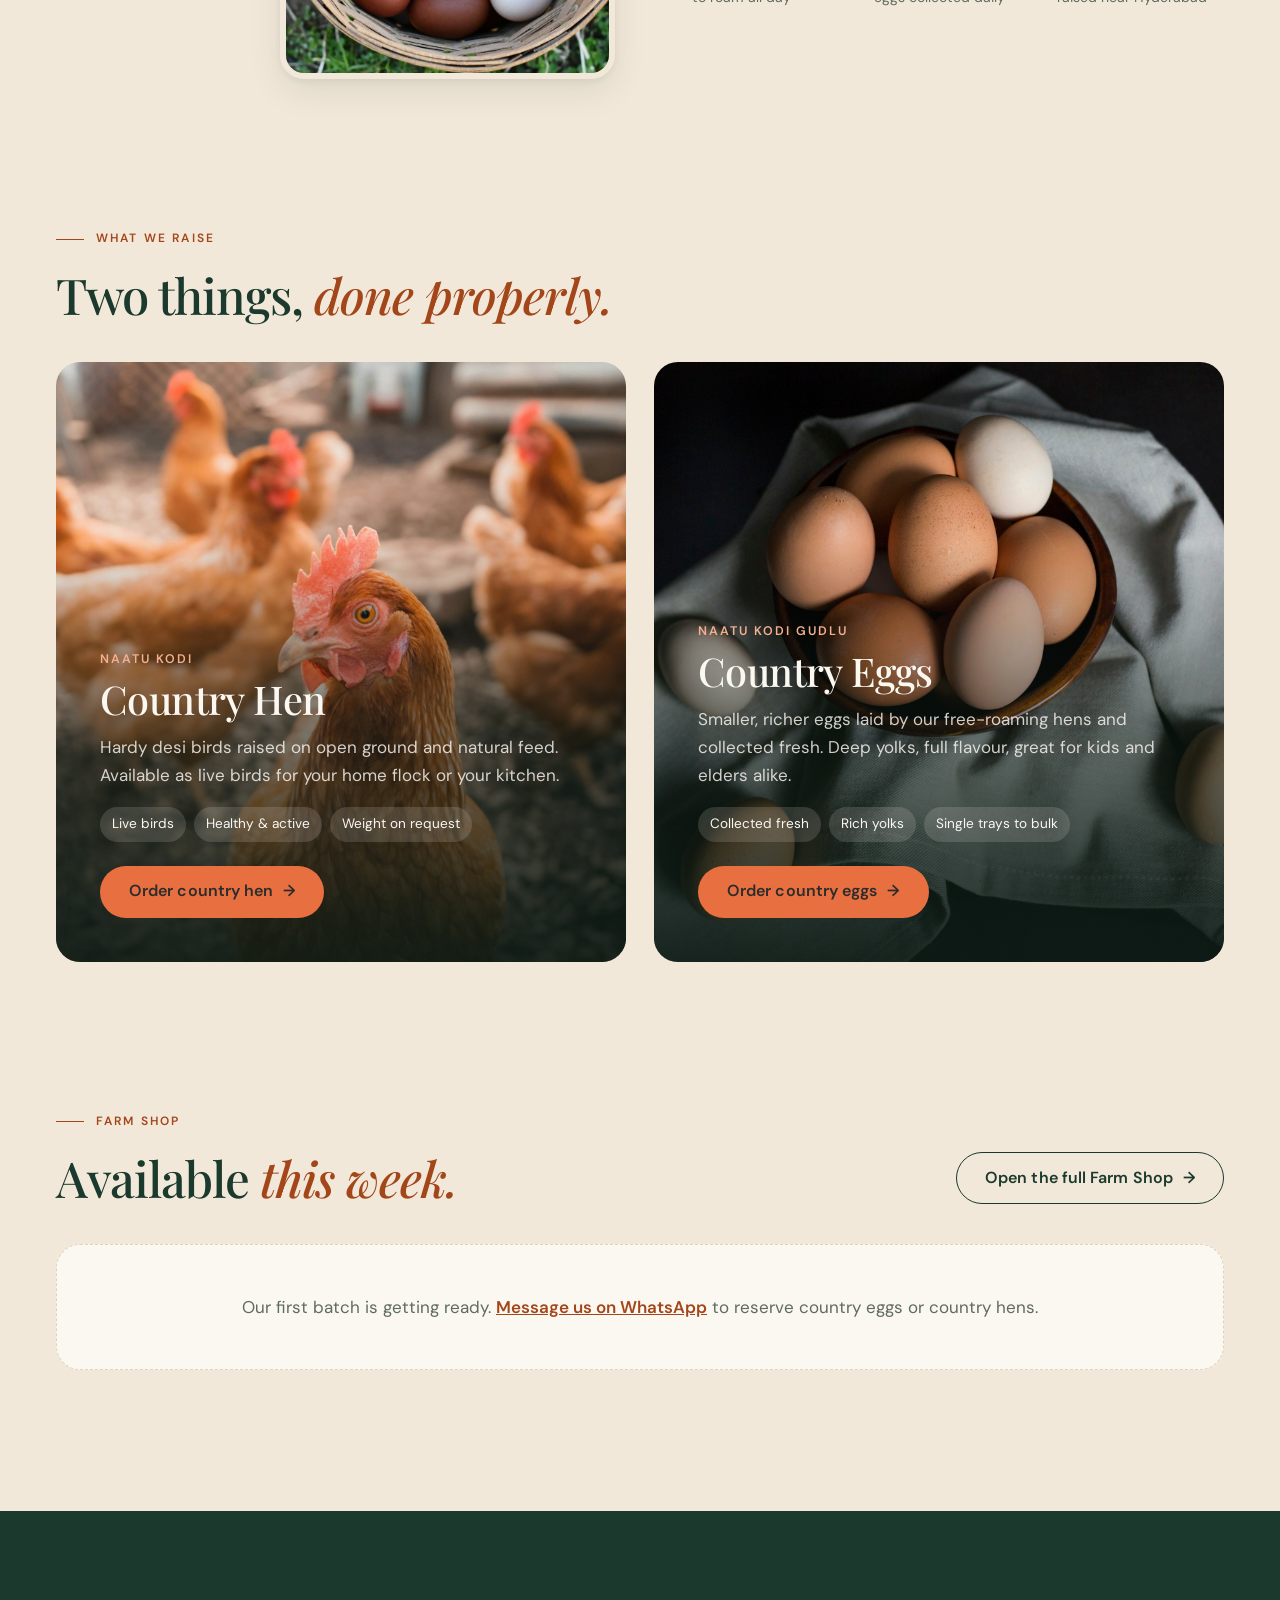
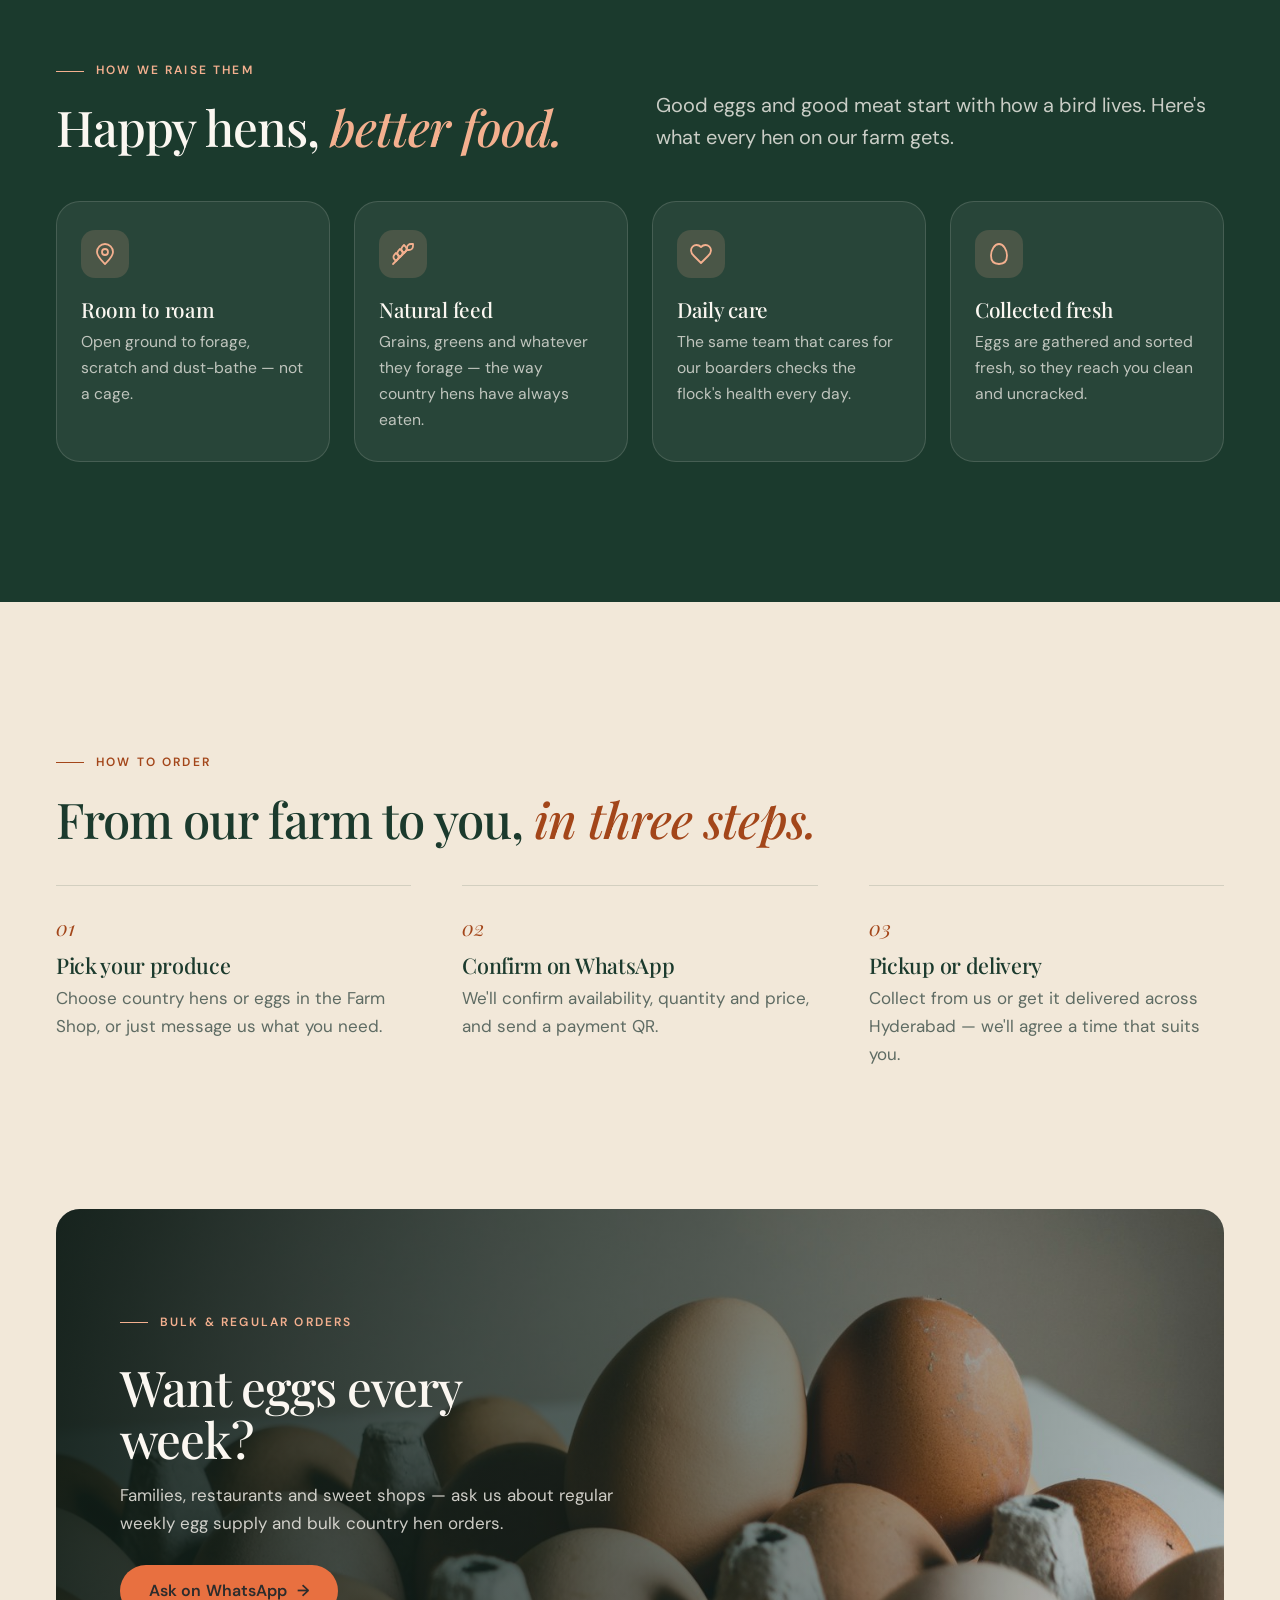
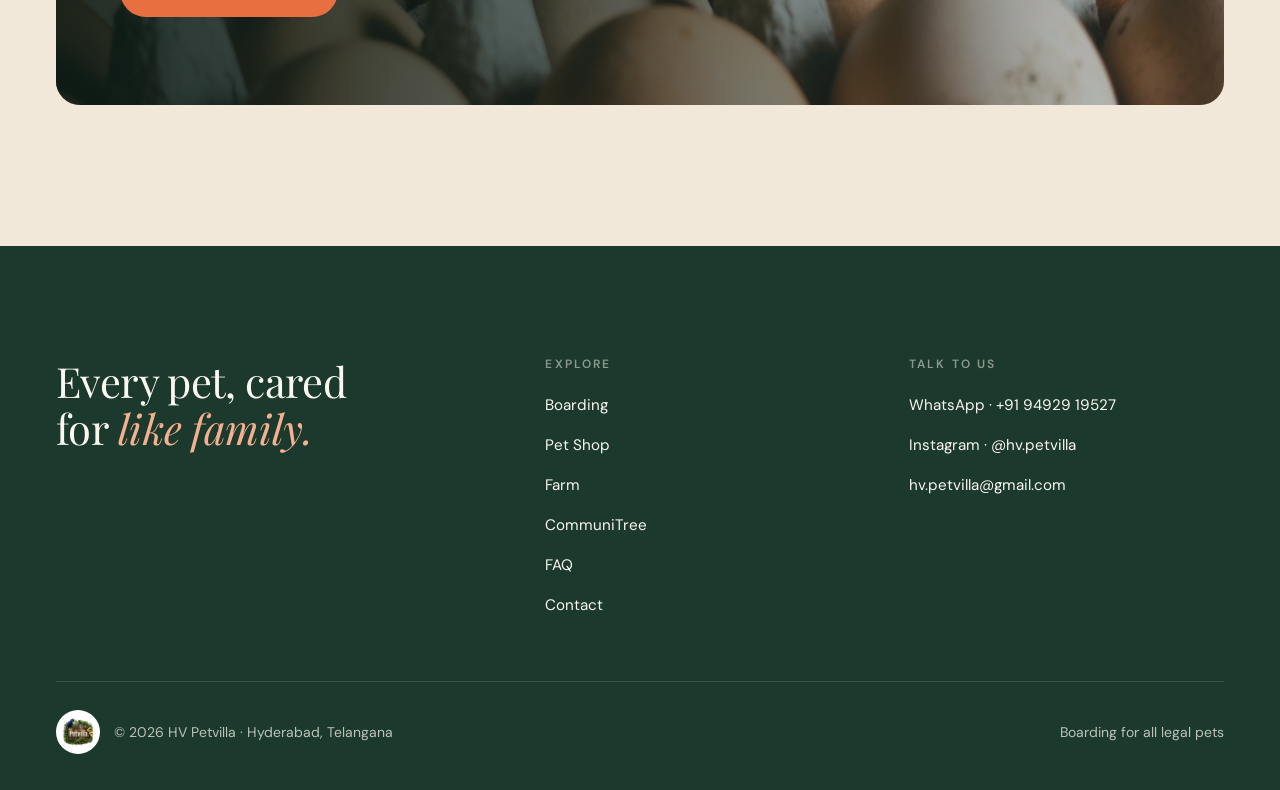
<file: farm.html>
<!DOCTYPE html>
<html lang="en">
<head>
  <!-- Google tag (gtag.js) -->
  <script async src="https://www.googletagmanager.com/gtag/js?id=G-RCG5NW8291"></script>
  <script>
    window.dataLayer = window.dataLayer || [];
    function gtag(){dataLayer.push(arguments);}
    gtag('js', new Date());
    gtag('config', 'G-RCG5NW8291');
  </script>
  <meta charset="UTF-8"/>
  <meta name="viewport" content="width=device-width, initial-scale=1.0, viewport-fit=cover"/>
  <title>HV Petvilla Farm — Country Hen &amp; Naatu Kodi Eggs in Hyderabad</title>
  <meta name="description" content="HV Petvilla Farm raises free-roaming country hens (Naatu Kodi) and sells fresh country eggs in Hyderabad. Order live birds and eggs over WhatsApp."/>
  <meta name="keywords" content="country hen Hyderabad, naatu kodi Hyderabad, country eggs Hyderabad, naatu kodi gudlu, desi eggs Hyderabad, free range eggs Hyderabad"/>
  <meta property="og:title" content="HV Petvilla Farm — Country Hen &amp; Country Eggs"/>
  <meta property="og:description" content="Free-roaming country hens and fresh country eggs from HV Petvilla Farm, Hyderabad. Order over WhatsApp."/>
  <meta property="og:image" content="https://hvpetvilla.in/images/farm-hero.jpg"/>
  <meta name="theme-color" content="#1B3A2D"/>
  <link rel="canonical" href="https://hvpetvilla.in/farm.html"/>
  <link rel="icon" type="image/jpeg" href="images/logo-192.jpg"/>
  <link rel="apple-touch-icon" href="images/logo-192.jpg"/>
  <link rel="preconnect" href="https://fonts.googleapis.com"/>
  <link rel="preconnect" href="https://fonts.gstatic.com" crossorigin/>
  <link rel="stylesheet" href="https://fonts.googleapis.com/css2?family=DM+Sans:ital,opsz,wght@0,9..40,400;0,9..40,500;0,9..40,600;1,9..40,400&family=Playfair+Display:ital,wght@0,400;0,500;0,600;1,400;1,500&display=swap"/>
  <link rel="stylesheet" href="style.css"/>
  <script>document.documentElement.classList.add('js')</script>
  <script type="application/ld+json">
  {
    "@context": "https://schema.org",
    "@type": "Store",
    "name": "HV Petvilla Farm",
    "parentOrganization": { "@id": "https://hvpetvilla.in/#business" },
    "image": "https://hvpetvilla.in/images/farm-hero.jpg",
    "url": "https://hvpetvilla.in/farm.html",
    "telephone": "+91 94929 19527",
    "address": {
      "@type": "PostalAddress",
      "addressLocality": "Hyderabad",
      "addressRegion": "Telangana",
      "addressCountry": "IN"
    }
  }
  </script>
  <style>
    /* Hero: full-bleed flock photo with the copy over a dark shade */
    .farm-hero {
      position: relative; isolation: isolate; overflow: hidden;
      min-height: 88vh; min-height: 88svh;
      display: flex; align-items: flex-end;
      padding: calc(var(--nav-h) + 48px) 0 clamp(56px, 9vh, 104px);
    }
    .farm-hero-media { position: absolute; inset: -12% 0; z-index: -2; transform: scale(1.08); will-change: transform; background-position: 50% 45%; }
    .farm-hero-shade {
      position: absolute; inset: 0; z-index: -1;
      background:
        linear-gradient(180deg, rgba(12,26,20,.5) 0%, rgba(12,26,20,0) 24%),
        linear-gradient(0deg, rgba(12,26,20,.88) 0%, rgba(12,26,20,.4) 45%, rgba(12,26,20,.05) 75%);
    }
    .farm-hero .display { max-width: 13ch; }
    .farm-hero .lede { margin-top: 24px; }
    .hero-actions { display: flex; gap: 12px; flex-wrap: wrap; margin-top: 32px; }
    .farm-tag {
      display: inline-flex; align-items: center; gap: 8px; margin-bottom: 20px;
      padding: 8px 14px; border-radius: 999px; background: rgba(251,247,241,.14);
      font-size: .8rem; font-weight: 600; letter-spacing: .08em; text-transform: uppercase; color: var(--cream);
      backdrop-filter: blur(6px); -webkit-backdrop-filter: blur(6px);
    }

    /* Marquee strip of what the farm grows */
    .farm-strip { background: var(--forest); color: var(--cream); overflow: hidden; padding: 18px 0; }
    .farm-strip-track { display: flex; gap: 48px; width: max-content; animation: farm-scroll 32s linear infinite; }
    .farm-strip span { font-family: var(--font-display); font-style: italic; font-size: clamp(1.1rem, 1vw + .8rem, 1.5rem); white-space: nowrap; display: inline-flex; align-items: center; gap: 48px; }
    .farm-strip span::after { content: '✦'; font-style: normal; font-size: .8rem; color: #F4B08F; }
    @keyframes farm-scroll { to { transform: translateX(-50%); } }
    @media (prefers-reduced-motion: reduce) { .farm-strip-track { animation: none; } }

    /* Story: photo collage beside the intro */
    .story-grid { display: grid; grid-template-columns: 1.05fr 1fr; gap: clamp(32px, 6vw, 96px); align-items: center; }
    .story-collage { position: relative; aspect-ratio: 5 / 6; }
    .story-collage figure { position: absolute; border-radius: var(--radius); overflow: hidden; box-shadow: var(--shadow-md); background: var(--sand-2); }
    .story-collage img { width: 100%; height: 100%; object-fit: cover; }
    .story-collage .a { inset: 0 22% 18% 0; }
    .story-collage .b { inset: 48% 0 0 40%; border: 6px solid var(--sand); }
    .story-stats { display: grid; grid-template-columns: repeat(3, 1fr); gap: 16px; margin-top: 36px; padding-top: 28px; border-top: 1px solid var(--line); }
    .story-stats strong { display: block; font-family: var(--font-display); font-weight: 500; font-size: clamp(1.6rem, 1.4vw + 1rem, 2.2rem); color: var(--forest); line-height: 1.1; }
    .story-stats span { font-size: .88rem; color: var(--muted); }

    /* The two farm products */
    .produce-grid { display: grid; grid-template-columns: 1fr 1fr; gap: clamp(16px, 2.5vw, 28px); }
    .produce {
      position: relative; isolation: isolate; overflow: hidden; border-radius: var(--radius);
      min-height: clamp(460px, 52vw, 600px); display: flex; flex-direction: column; justify-content: flex-end;
      padding: clamp(24px, 3.5vw, 44px); color: var(--cream);
    }
    .produce img { position: absolute; inset: 0; width: 100%; height: 100%; object-fit: cover; z-index: -2; transition: transform 1.2s var(--ease); }
    .produce::before { content: ''; position: absolute; inset: 0; z-index: -1; background: linear-gradient(0deg, rgba(12,26,20,.92) 0%, rgba(12,26,20,.5) 42%, rgba(12,26,20,0) 70%); }
    .produce:hover img { transform: scale(1.04); }
    .produce .local { font-size: .78rem; font-weight: 600; letter-spacing: .16em; text-transform: uppercase; color: #F4B08F; }
    .produce h3 { color: var(--cream); font-size: clamp(1.9rem, 1.6vw + 1.2rem, 2.6rem); margin: 8px 0 12px; }
    .produce p { color: rgba(251,247,241,.82); max-width: 42ch; }
    .produce ul { list-style: none; display: flex; flex-wrap: wrap; gap: 8px; margin: 18px 0 24px; }
    .produce li { font-size: .85rem; padding: 6px 12px; border-radius: 999px; background: rgba(251,247,241,.14); }
    .produce .btn { align-self: flex-start; }

    /* Live farm-shop listings (from BizTrack's Farm categories) */
    .farm-shop-head { display: flex; justify-content: space-between; align-items: end; gap: 24px; flex-wrap: wrap; margin-bottom: 40px; }
    .farm-grid { display: grid; grid-template-columns: repeat(auto-fill, minmax(240px, 1fr)); gap: 40px 24px; }
    .farm-card { text-decoration: none; color: inherit; display: block; transition: transform .45s var(--ease); }
    .farm-card:hover { transform: translateY(-6px); }
    .farm-thumb { position: relative; aspect-ratio: 4 / 5; border-radius: 20px; overflow: hidden; background: var(--sand-2); }
    .farm-thumb img { position: absolute; inset: 0; width: 100%; height: 100%; object-fit: cover; }
    .farm-card .cat { font-size: .72rem; font-weight: 600; text-transform: uppercase; letter-spacing: .14em; color: var(--coral-ink); margin: 16px 0 6px; }
    .farm-card h3 { font-size: 1.25rem; line-height: 1.25; margin-bottom: 6px; }
    .farm-card .price { font-family: var(--font-display); font-size: 1.3rem; color: var(--charcoal); }
    .farm-card .price s { color: var(--muted); font-size: .95rem; margin-right: 8px; }
    .farm-card .status { font-size: .8rem; font-weight: 600; letter-spacing: .08em; text-transform: uppercase; color: var(--muted); }
    .farm-empty { grid-column: 1 / -1; text-align: center; padding: 48px 24px; border-radius: var(--radius); background: var(--cream); border: 1px dashed var(--border); color: var(--muted); }

    /* How we raise them */
    .raise { display: grid; grid-template-columns: repeat(4, 1fr); gap: clamp(16px, 2vw, 24px); list-style: none; }
    .raise li { padding: 28px 24px; border-radius: var(--radius); background: rgba(251,247,241,.06); border: 1px solid rgba(251,247,241,.14); }
    .raise .ico { display: inline-flex; width: 48px; height: 48px; border-radius: 14px; align-items: center; justify-content: center; background: rgba(244,176,143,.16); color: #F4B08F; margin-bottom: 20px; }
    .raise .ico svg { width: 24px; height: 24px; }
    .raise h3 { font-size: 1.3rem; margin-bottom: 8px; }
    .raise p { color: rgba(251,247,241,.72); font-size: .98rem; }
    .raise-head { display: grid; grid-template-columns: 1fr 1fr; gap: 32px; align-items: end; margin-bottom: 48px; }

    /* Ordering steps */
    .steps { display: grid; grid-template-columns: repeat(3, 1fr); gap: 0 clamp(24px, 4vw, 56px); list-style: none; counter-reset: step; }
    .steps li { padding-top: 24px; border-top: 1px solid var(--line); }
    .steps .n { font-family: var(--font-display); font-style: italic; font-size: 1.3rem; color: var(--coral-ink); }
    .steps h3 { font-size: 1.35rem; margin: 10px 0 6px; }
    .steps p { color: var(--muted); }

    /* Closing band */
    .farm-cta { position: relative; isolation: isolate; overflow: hidden; border-radius: var(--radius); padding: clamp(40px, 7vw, 88px) clamp(24px, 5vw, 64px); color: var(--cream); }
    .farm-cta img { position: absolute; inset: 0; width: 100%; height: 100%; object-fit: cover; z-index: -2; }
    .farm-cta::before { content: ''; position: absolute; inset: 0; z-index: -1; background: linear-gradient(90deg, rgba(12,26,20,.9) 0%, rgba(12,26,20,.6) 55%, rgba(12,26,20,.2) 100%); }
    .farm-cta h2 { color: var(--cream); max-width: 16ch; }
    .farm-cta p { color: rgba(251,247,241,.8); max-width: 46ch; margin: 16px 0 28px; }

    @media (max-width: 960px) {
      .raise { grid-template-columns: 1fr 1fr; }
    }
    @media (max-width: 760px) {
      .story-grid, .produce-grid, .raise-head, .steps, .raise { grid-template-columns: 1fr; }
      .steps li + li { margin-top: 24px; }
      .story-collage { max-width: 460px; }
      .farm-hero-shade {
        background:
          linear-gradient(180deg, rgba(12,26,20,.45) 0%, rgba(12,26,20,0) 18%),
          linear-gradient(0deg, rgba(12,26,20,.95) 0%, rgba(12,26,20,.75) 40%, rgba(12,26,20,.1) 68%);
      }
    }
  </style>
</head>
<body>

<nav class="nav nav--over" id="mainNav" aria-label="Main">
  <a href="index.html" class="nav-logo" aria-label="HV Petvilla home">
    <img src="images/logo-192.jpg" alt="" class="nav-logo-img" width="42" height="42"/>
    <span class="nav-wordmark">HV <em>Petvilla</em></span>
  </a>
  <div class="nav-links">
    <a href="boarding.html">Boarding</a>
    <a href="shop.html">Shop</a>
    <a href="farm.html" class="active" aria-current="page">Farm</a>
    <a href="communiTree.html">CommuniTree</a>
    <a href="faq.html">FAQ</a>
    <a href="contact.html">Contact</a>
  </div>
  <a href="boarding.html" class="nav-cta">Book a stay</a>
  <button class="nav-hamburger" id="hamburger" aria-label="Menu" aria-expanded="false" aria-controls="navMobile">
    <span></span><span></span><span></span>
  </button>
</nav>
<div class="nav-mobile" id="navMobile">
  <a href="boarding.html">Boarding</a>
  <a href="shop.html">Shop</a>
  <a href="farm.html" class="active">Farm</a>
  <a href="communiTree.html">CommuniTree</a>
  <a href="faq.html">FAQ</a>
  <a href="contact.html">Contact</a>
  <div class="nav-mobile-foot">
    <span>Hyderabad, Telangana</span>
    <a href="https://wa.me/919492919527" target="_blank" rel="noopener">WhatsApp · +91 94929 19527</a>
    <a href="https://www.instagram.com/hv.petvilla" target="_blank" rel="noopener">Instagram · @hv.petvilla</a>
  </div>
</div>

<!-- Photos: images/farm-*.jpg (see images/CREDITS.txt). Swap any of them
     for your own farm photos, keeping the same filename. -->
<header class="farm-hero on-dark">
  <div class="farm-hero-media photo" data-parallax="0.3" style="--img:url('images/farm-hero.jpg')" aria-hidden="true"></div>
  <div class="farm-hero-shade" aria-hidden="true"></div>
  <div class="wrap">
    <span class="farm-tag">New · From the HV Petvilla family</span>
    <h1 class="display">HV Petvilla <em>Farm</em></h1>
    <p class="lede">Country hens raised the old way — free to roam, scratch and dust-bathe in the sun. Naatu kodi and fresh country eggs, straight from our farm to your kitchen.</p>
    <div class="hero-actions">
      <a href="shop.html?sec=farm" class="btn btn-primary">Visit the Farm Shop <span class="arrow" aria-hidden="true">→</span></a>
      <a href="#produce" class="btn btn-ghost">What we raise</a>
    </div>
  </div>
</header>

<div class="farm-strip" aria-hidden="true">
  <div class="farm-strip-track">
    <span>Naatu Kodi</span><span>Country Eggs</span><span>Free to roam</span><span>Natural feed</span><span>Collected fresh</span><span>Hyderabad</span>
    <span>Naatu Kodi</span><span>Country Eggs</span><span>Free to roam</span><span>Natural feed</span><span>Collected fresh</span><span>Hyderabad</span>
  </div>
</div>

<main>
  <!-- Story -->
  <section class="section">
    <div class="wrap story-grid">
      <div class="story-collage reveal">
        <figure class="a"><img src="images/farm-hen.jpg" alt="A country hen looking at the camera with the flock behind her" loading="lazy" width="1400" height="2100"/></figure>
        <figure class="b"><img src="images/farm-basket.jpg" alt="A basket of freshly collected brown and white country eggs on the grass" loading="lazy" width="1400" height="933"/></figure>
      </div>
      <div>
        <p class="eyebrow">Our story</p>
        <h2 class="h2">The same care, <em>now on the farm.</em></h2>
        <p class="lede" style="margin-top:20px">For years we've looked after Hyderabad's pets like family. HV Petvilla Farm brings that same patience to our flock of country hens — no cramped cages, no rush, just healthy birds living the way country hens should.</p>
        <p style="margin-top:16px;color:var(--muted)">That shows in the taste. Naatu kodi meat is firmer and full of flavour, and country eggs have rich, deep-coloured yolks — the kind you remember from your grandmother's village.</p>
        <div class="story-stats">
          <div><strong>Free</strong><span>to roam all day</span></div>
          <div><strong>Fresh</strong><span>eggs collected daily</span></div>
          <div><strong>Local</strong><span>raised near Hyderabad</span></div>
        </div>
      </div>
    </div>
  </section>

  <!-- What we raise -->
  <section class="section" id="produce" style="padding-top:0" aria-labelledby="produce-title">
    <div class="wrap">
      <p class="eyebrow">What we raise</p>
      <h2 class="h2" id="produce-title" style="margin-bottom:40px">Two things, <em>done properly.</em></h2>
      <div class="produce-grid">
        <article class="produce reveal">
          <img src="images/farm-hen.jpg" alt="A healthy country hen in the farmyard" loading="lazy" width="1400" height="2100" style="object-position:50% 30%"/>
          <span class="local">Naatu Kodi</span>
          <h3>Country Hen</h3>
          <p>Hardy desi birds raised on open ground and natural feed. Available as live birds for your home flock or your kitchen.</p>
          <ul><li>Live birds</li><li>Healthy &amp; active</li><li>Weight on request</li></ul>
          <a href="shop.html?sec=farm" class="btn btn-primary">Order country hen <span class="arrow" aria-hidden="true">→</span></a>
        </article>
        <article class="produce reveal reveal-2">
          <img src="images/farm-eggs.jpg" alt="A wooden bowl of brown country eggs on a linen cloth" loading="lazy" width="1400" height="933"/>
          <span class="local">Naatu Kodi Gudlu</span>
          <h3>Country Eggs</h3>
          <p>Smaller, richer eggs laid by our free-roaming hens and collected fresh. Deep yolks, full flavour, great for kids and elders alike.</p>
          <ul><li>Collected fresh</li><li>Rich yolks</li><li>Single trays to bulk</li></ul>
          <a href="shop.html?sec=farm" class="btn btn-primary">Order country eggs <span class="arrow" aria-hidden="true">→</span></a>
        </article>
      </div>
    </div>
  </section>

  <!-- Live farm shop listings -->
  <section class="section" style="padding-top:0" aria-labelledby="farmshop-title">
    <div class="wrap">
      <div class="farm-shop-head">
        <div>
          <p class="eyebrow">Farm shop</p>
          <h2 class="h2" id="farmshop-title">Available <em>this week.</em></h2>
        </div>
        <a href="shop.html?sec=farm" class="btn btn-outline">Open the full Farm Shop <span class="arrow" aria-hidden="true">→</span></a>
      </div>
      <div class="farm-grid" id="farmGrid">
        <div class="products-loading bird-loading"><span class="bird-spinner"></span>Loading farm produce…</div>
      </div>
    </div>
  </section>

  <!-- How we raise them -->
  <section class="section on-dark" style="background:var(--forest)" aria-labelledby="raise-title">
    <div class="wrap">
      <div class="raise-head">
        <div>
          <p class="eyebrow light">How we raise them</p>
          <h2 class="h2" id="raise-title">Happy hens, <em>better food.</em></h2>
        </div>
        <p class="lede">Good eggs and good meat start with how a bird lives. Here's what every hen on our farm gets.</p>
      </div>
      <ol class="raise">
        <li class="reveal"><span class="ico" aria-hidden="true"><svg viewBox="0 0 24 24" fill="none" stroke="currentColor" stroke-width="1.8" stroke-linecap="round" stroke-linejoin="round"><path d="M12 22c4-4 8-7.6 8-12a8 8 0 1 0-16 0c0 4.4 4 8 8 12Z"/><path d="M12 13a3 3 0 1 0 0-6 3 3 0 0 0 0 6Z"/></svg></span><h3>Room to roam</h3><p>Open ground to forage, scratch and dust-bathe — not a cage.</p></li>
        <li class="reveal reveal-2"><span class="ico" aria-hidden="true"><svg viewBox="0 0 24 24" fill="none" stroke="currentColor" stroke-width="1.8" stroke-linecap="round" stroke-linejoin="round"><path d="M2 22 16 8"/><path d="M3.47 12.53 5 11l1.53 1.53a3.5 3.5 0 0 1 0 4.94L5 19l-1.53-1.53a3.5 3.5 0 0 1 0-4.94Z"/><path d="M7.47 8.53 9 7l1.53 1.53a3.5 3.5 0 0 1 0 4.94L9 15l-1.53-1.53a3.5 3.5 0 0 1 0-4.94Z"/><path d="M11.47 4.53 13 3l1.53 1.53a3.5 3.5 0 0 1 0 4.94L13 11l-1.53-1.53a3.5 3.5 0 0 1 0-4.94Z"/><path d="M20 2h2v2a4 4 0 0 1-4 4h-2V6a4 4 0 0 1 4-4Z"/></svg></span><h3>Natural feed</h3><p>Grains, greens and whatever they forage — the way country hens have always eaten.</p></li>
        <li class="reveal"><span class="ico" aria-hidden="true"><svg viewBox="0 0 24 24" fill="none" stroke="currentColor" stroke-width="1.8" stroke-linecap="round" stroke-linejoin="round"><path d="M19 14c1.49-1.46 3-3.21 3-5.5A5.5 5.5 0 0 0 16.5 3c-1.76 0-3 .5-4.5 2-1.5-1.5-2.74-2-4.5-2A5.5 5.5 0 0 0 2 8.5c0 2.3 1.5 4.05 3 5.5l7 7Z"/></svg></span><h3>Daily care</h3><p>The same team that cares for our boarders checks the flock's health every day.</p></li>
        <li class="reveal reveal-2"><span class="ico" aria-hidden="true"><svg viewBox="0 0 24 24" fill="none" stroke="currentColor" stroke-width="1.8" stroke-linecap="round" stroke-linejoin="round"><path d="M12 22c6 0 8-4 8-8.5C20 8 16.5 2 12 2S4 8 4 13.5C4 18 6 22 12 22Z"/></svg></span><h3>Collected fresh</h3><p>Eggs are gathered and sorted fresh, so they reach you clean and uncracked.</p></li>
      </ol>
    </div>
  </section>

  <!-- How to order -->
  <section class="section" aria-labelledby="order-title">
    <div class="wrap">
      <p class="eyebrow">How to order</p>
      <h2 class="h2" id="order-title" style="margin-bottom:40px">From our farm to you, <em>in three steps.</em></h2>
      <ol class="steps">
        <li class="reveal-left"><span class="n">01</span><h3>Pick your produce</h3><p>Choose country hens or eggs in the Farm Shop, or just message us what you need.</p></li>
        <li class="reveal-left"><span class="n">02</span><h3>Confirm on WhatsApp</h3><p>We'll confirm availability, quantity and price, and send a payment QR.</p></li>
        <li class="reveal-left"><span class="n">03</span><h3>Pickup or delivery</h3><p>Collect from us or get it delivered across Hyderabad — we'll agree a time that suits you.</p></li>
      </ol>
    </div>
  </section>

  <section class="section" style="padding-top:0">
    <div class="wrap">
      <div class="farm-cta on-dark reveal">
        <img src="images/farm-carton.jpg" alt="" loading="lazy" width="1400" height="933"/>
        <p class="eyebrow light">Bulk &amp; regular orders</p>
        <h2 class="h2">Want eggs every week?</h2>
        <p>Families, restaurants and sweet shops — ask us about regular weekly egg supply and bulk country hen orders.</p>
        <a href="https://wa.me/919492919527?text=Hi%20HV%20Petvilla%20Farm!%20I'd%20like%20to%20ask%20about%20regular%20%2F%20bulk%20orders%20of%20country%20eggs%20and%20country%20hen." target="_blank" rel="noopener" class="btn btn-primary">Ask on WhatsApp <span class="arrow" aria-hidden="true">→</span></a>
      </div>
    </div>
  </section>
</main>

<footer>
  <div class="wrap footer-inner">
    <div class="footer-top">
      <p class="footer-statement">Every pet, cared for <em>like family.</em></p>
      <div class="footer-col">
        <h4>Explore</h4>
        <a href="boarding.html">Boarding</a>
        <a href="shop.html">Pet Shop</a>
        <a href="farm.html">Farm</a>
        <a href="communiTree.html">CommuniTree</a>
        <a href="faq.html">FAQ</a>
        <a href="contact.html">Contact</a>
      </div>
      <div class="footer-col">
        <h4>Talk to us</h4>
        <a href="https://wa.me/919492919527" target="_blank" rel="noopener">WhatsApp · +91 94929 19527</a>
        <a href="https://www.instagram.com/hv.petvilla" target="_blank" rel="noopener">Instagram · @hv.petvilla</a>
        <a href="mailto:hv.petvilla@gmail.com">hv.petvilla@gmail.com</a>
      </div>
    </div>
    <div class="footer-bottom">
      <div class="footer-brand"><img src="images/logo-192.jpg" alt="HV Petvilla" class="footer-logo" width="44" height="44"/><span>© 2026 HV Petvilla · Hyderabad, Telangana</span></div>
      <span>Boarding for all legal pets</span>
    </div>
  </div>
</footer>

<a href="https://wa.me/919492919527" target="_blank" rel="noopener" class="wa-float" aria-label="Chat on WhatsApp"><svg viewBox="0 0 24 24" fill="none" aria-hidden="true"><path d="M17.472 14.382c-.297-.149-1.758-.867-2.03-.967-.273-.099-.471-.148-.67.15-.197.297-.767.966-.94 1.164-.173.199-.347.223-.644.075-.297-.15-1.255-.463-2.39-1.475-.883-.788-1.48-1.761-1.653-2.059-.173-.297-.018-.458.13-.606.134-.133.298-.347.446-.52.149-.174.198-.298.298-.497.099-.198.05-.371-.025-.52-.075-.149-.669-1.612-.916-2.207-.242-.579-.487-.5-.669-.51-.173-.008-.371-.01-.57-.01-.198 0-.52.074-.792.372-.272.297-1.04 1.016-1.04 2.479 0 1.462 1.065 2.875 1.213 3.074.149.198 2.096 3.2 5.077 4.487.709.306 1.262.489 1.694.625.712.227 1.36.195 1.871.118.571-.085 1.758-.719 2.006-1.413.248-.694.248-1.289.173-1.413-.074-.124-.272-.198-.57-.347z" fill="#fff"/><path d="M12.04 2.003c-5.523 0-10 4.477-10 10 0 1.77.463 3.434 1.276 4.874L2 22l5.223-1.371a9.94 9.94 0 0 0 4.817 1.227h.004c5.523 0 10-4.477 10-10s-4.477-9.853-10.004-9.853z" stroke="#fff" stroke-width="1.3"/></svg><span class="wa-float-label">Chat with us on WhatsApp</span></a>
<a href="#" id="backTop" class="back-top" aria-label="Back to top">↑</a>

<script src="main.js" defer></script>
<script>
// Farm produce is managed in BizTrack like everything else: any product in
// the "Country Hen" or "Country Eggs" category comes back from the API with
// section "farm" and is listed here (and in the Farm tab of shop.html).
const API_URL = 'https://hvp-reviews-backend-hv-petvilla.vercel.app';
const STATUS_LABEL = { 'Out of Stock - Raise Order Request':'Out of stock', 'Display':'On display', 'Sold':'Sold' };

function farmCardHTML(p){
  const photo = p.photos && p.photos[0];
  const priceHtml = p.avail === 'Available' && p.price
    ? `<div class="price">${p.mrp && p.mrp > p.price ? `<s>₹${p.mrp}</s>` : ''}₹${p.price}</div>`
    : `<div class="status">${escapeHtml(STATUS_LABEL[p.avail] || 'Ask for price')}</div>`;
  return `
    <a class="farm-card reveal" href="shop.html?sec=farm">
      <div class="farm-thumb">${photo ? `<img src="${escapeHtml(photo)}" alt="${escapeHtml(p.name)}" loading="lazy"/>` : `<img src="images/${p.category === 'Country Eggs' ? 'farm-basket' : 'farm-hen'}.jpg" alt="" loading="lazy"/>`}</div>
      <div class="cat">${escapeHtml(p.category)}</div>
      <h3>${escapeHtml(p.name)}</h3>
      ${priceHtml}
    </a>`;
}

(async function loadFarmProducts(){
  const grid = document.getElementById('farmGrid');
  let items = [];
  try {
    const res = await fetch(API_URL + '/api/products');
    if(!res.ok) throw new Error('API error ' + res.status);
    items = (await res.json()).filter(p => p.section === 'farm' && p.avail !== 'Sold');
  } catch(e) {
    console.error('Failed to load farm products:', e);
  }
  grid.innerHTML = items.length
    ? items.slice(0, 8).map(farmCardHTML).join('')
    : `<div class="farm-empty">Our first batch is getting ready. <a href="https://wa.me/919492919527?text=Hi%20HV%20Petvilla%20Farm!%20When%20will%20country%20eggs%20and%20country%20hen%20be%20available%3F" target="_blank" rel="noopener" style="color:var(--coral-ink);font-weight:600">Message us on WhatsApp</a> to reserve country eggs or country hens.</div>`;
  if(window.applyScrollReveal) applyScrollReveal();
})();
</script>
</body>
</html>
</file>
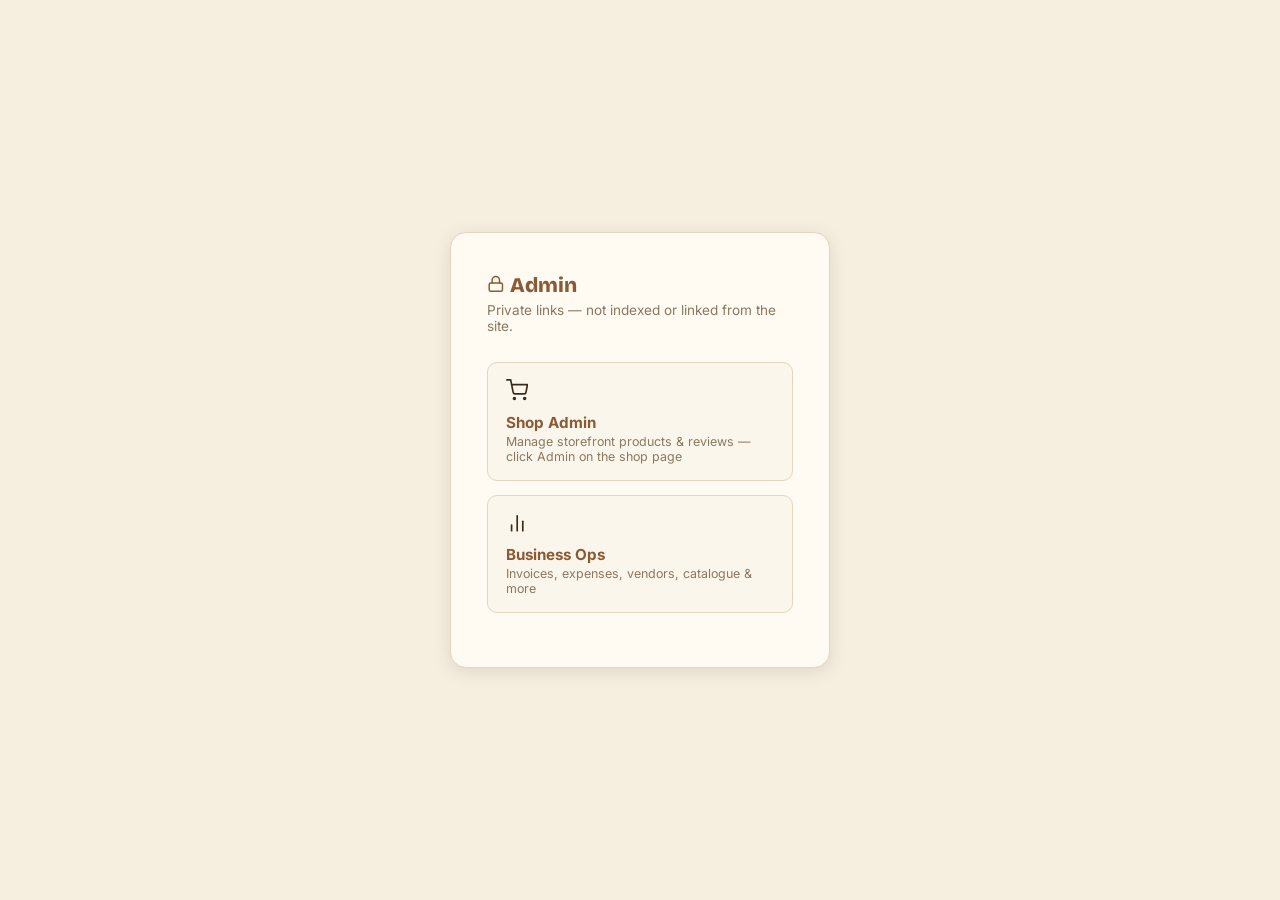
<file: hvp-admin-0ad76a1f.html>
<!DOCTYPE html>
<html lang="en">
<head>
<meta charset="UTF-8">
<meta name="viewport" content="width=device-width, initial-scale=1.0">
<meta name="robots" content="noindex,nofollow">
<title>HV Petvilla — Admin</title>
<link rel="preconnect" href="https://fonts.googleapis.com">
<link href="https://fonts.googleapis.com/css2?family=Inter:wght@400;500;600;700;800&family=Bricolage+Grotesque:wght@800;900&display=swap" rel="stylesheet">
<style>
  :root {
    --teal:       #8A5A34;
    --teal-dark:  #3D2817;
    --teal-light: #EDE0CB;
    --green:      #C89B5C;
    --white:      #FBF6EC;
    --ink:        #3A2A1C;
    --surface:    #FFFBF3;
    --bg:         #F6EFE0;
    --border:     #E4D5BC;
    --muted:      #8A7860;
    --shadow-md:  0 4px 18px rgba(58,42,28,.12);
    --radius:     16px;
    --radius-sm:  10px;
  }
  * { box-sizing: border-box; margin: 0; padding: 0; }
  body {
    background: var(--bg); color: var(--ink); font-family: 'Inter', sans-serif;
    min-height: 100vh; display: flex; align-items: center; justify-content: center; padding: 24px;
  }
  .hub {
    background: var(--surface); border: 1.5px solid var(--border); border-radius: var(--radius);
    box-shadow: var(--shadow-md); padding: 40px 36px; width: 100%; max-width: 380px;
  }
  h1 {
    font-family: 'Bricolage Grotesque', sans-serif; font-weight: 900; font-size: 1.3rem;
    color: var(--teal); margin-bottom: 4px;
  }
  .sub { font-size: .85rem; color: var(--muted); margin-bottom: 28px; }
  .link-card {
    display: block; text-decoration: none; color: var(--ink);
    background: var(--white); border: 1.5px solid var(--border); border-radius: var(--radius-sm);
    padding: 16px 18px; margin-bottom: 14px; transition: border-color .15s, transform .15s;
  }
  .link-card:hover { border-color: var(--teal); transform: translateY(-2px); }
  .link-card .icon { font-size: 1.4rem; margin-bottom: 6px; display: block; }
  .link-card .name { font-weight: 700; font-size: .95rem; color: var(--teal); }
  .link-card .desc { font-size: .78rem; color: var(--muted); margin-top: 2px; }
</style>
</head>
<body>
  <div class="hub">
    <h1><svg viewBox="0 0 24 24" width="0.85em" height="0.85em" fill="none" stroke="currentColor" stroke-width="2" stroke-linecap="round" stroke-linejoin="round" style="vertical-align:-0.05em"><rect x="3" y="11" width="18" height="11" rx="2" ry="2"/><path d="M7 11V7a5 5 0 0 1 10 0v4"/></svg> Admin</h1>
    <div class="sub">Private links — not indexed or linked from the site.</div>

    <a class="link-card" href="shop.html">
      <span class="icon"><svg viewBox="0 0 24 24" width="1.4rem" height="1.4rem" fill="none" stroke="currentColor" stroke-width="1.8" stroke-linecap="round" stroke-linejoin="round"><circle cx="9" cy="21" r="1"/><circle cx="20" cy="21" r="1"/><path d="M1 1h4l2.68 13.39a2 2 0 0 0 2 1.61h9.72a2 2 0 0 0 2-1.61L23 6H6"/></svg></span>
      <div class="name">Shop Admin</div>
      <div class="desc">Manage storefront products &amp; reviews — click Admin on the shop page</div>
    </a>

    <a class="link-card" href="admin/">
      <span class="icon"><svg viewBox="0 0 24 24" width="1.4rem" height="1.4rem" fill="none" stroke="currentColor" stroke-width="1.8" stroke-linecap="round" stroke-linejoin="round"><line x1="18" y1="20" x2="18" y2="10"/><line x1="12" y1="20" x2="12" y2="4"/><line x1="6" y1="20" x2="6" y2="14"/></svg></span>
      <div class="name">Business Ops</div>
      <div class="desc">Invoices, expenses, vendors, catalogue &amp; more</div>
    </a>
  </div>
</body>
</html>
</file>
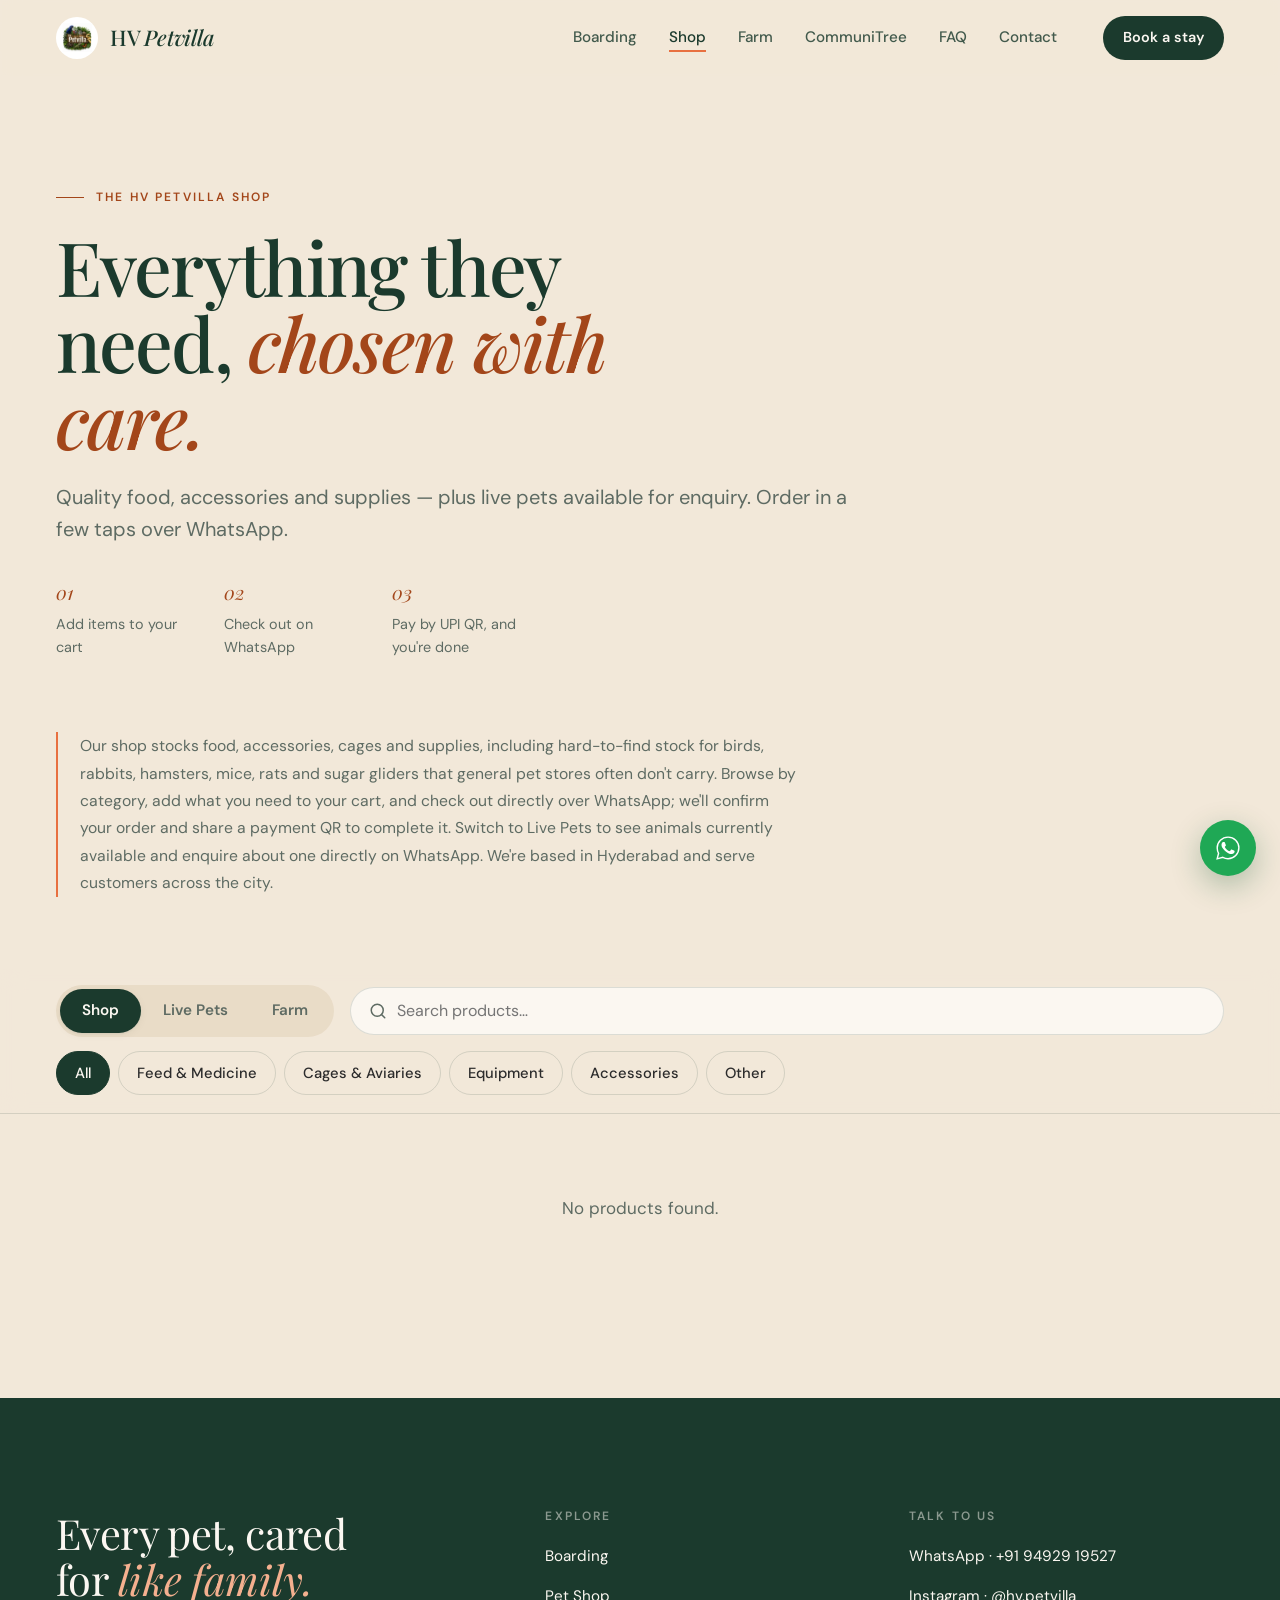
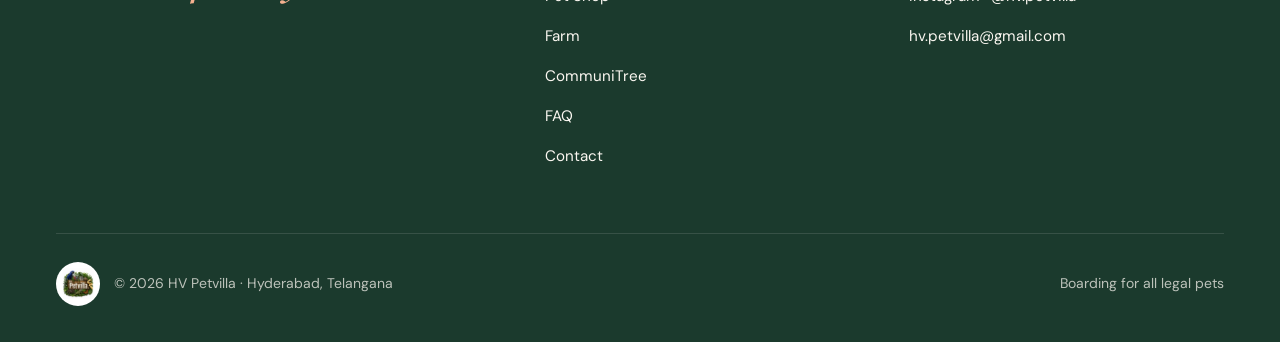
<file: shop.html>
<!DOCTYPE html>
<html lang="en">
<head>
  <!-- Google tag (gtag.js) -->
  <script async src="https://www.googletagmanager.com/gtag/js?id=G-RCG5NW8291"></script>
  <script>
    window.dataLayer = window.dataLayer || [];
    function gtag(){dataLayer.push(arguments);}
    gtag('js', new Date());
    gtag('config', 'G-RCG5NW8291');
  </script>
  <meta charset="UTF-8"/>
  <meta name="viewport" content="width=device-width, initial-scale=1.0, viewport-fit=cover"/>
  <title>Pet Shop Hyderabad — Food, Accessories & Live Pets | HV Petvilla</title>
  <meta name="description" content="Shop pet food, accessories and supplies in Hyderabad, plus live pets available for enquiry. Simple WhatsApp checkout from HV Petvilla, Hyderabad's pet care hub for all legal pets."/>
  <meta property="og:title" content="HV Petvilla Pet Shop — Hyderabad"/>
  <meta property="og:description" content="Pet food, accessories, supplies and live pets — ordered over WhatsApp. HV Petvilla, Hyderabad."/>
  <meta property="og:image" content="https://hvpetvilla.in/images/logo.jpg"/>
  <meta name="theme-color" content="#1B3A2D"/>
  <link rel="canonical" href="https://hvpetvilla.in/shop.html"/>
  <link rel="icon" type="image/jpeg" href="images/logo-192.jpg"/>
  <link rel="apple-touch-icon" href="images/logo-192.jpg"/>
  <link rel="preconnect" href="https://fonts.googleapis.com"/>
  <link rel="preconnect" href="https://fonts.gstatic.com" crossorigin/>
  <link rel="stylesheet" href="https://fonts.googleapis.com/css2?family=DM+Sans:ital,opsz,wght@0,9..40,400;0,9..40,500;0,9..40,600;1,9..40,400&family=Playfair+Display:ital,wght@0,400;0,500;0,600;1,400;1,500&display=swap"/>
  <link rel="stylesheet" href="style.css"/>
  <script>document.documentElement.classList.add('js')</script>
  <script type="application/ld+json">
  {
    "@context": "https://schema.org",
    "@type": "PetStore",
    "@id": "https://hvpetvilla.in/#business",
    "name": "HV Petvilla",
    "image": "https://hvpetvilla.in/images/logo.jpg",
    "url": "https://hvpetvilla.in/",
    "telephone": "+91 94929 19527",
    "email": "hv.petvilla@gmail.com",
    "address": {
      "@type": "PostalAddress",
      "addressLocality": "Hyderabad",
      "addressRegion": "Telangana",
      "postalCode": "500118",
      "addressCountry": "IN"
    },
    "openingHoursSpecification": {
      "@type": "OpeningHoursSpecification",
      "dayOfWeek": ["Monday","Tuesday","Wednesday","Thursday","Friday","Saturday","Sunday"],
      "opens": "19:00",
      "closes": "22:00"
    },
    "sameAs": [
      "https://www.instagram.com/hv.petvilla",
      "https://www.facebook.com/share/1BL7ABf5H9/"
    ]
  }
  </script>
  <style>
    .shop-head { display: flex; justify-content: space-between; align-items: flex-end; gap: 32px; flex-wrap: wrap; }
    .shop-head .display { max-width: 14ch; }
    .shop-steps { list-style: none; display: flex; gap: 28px; font-size: .9rem; color: var(--muted); counter-reset: step; }
    .shop-steps li { counter-increment: step; max-width: 14ch; }
    .shop-steps li::before { content: '0' counter(step); display: block; font-family: var(--font-display); font-style: italic; font-size: 1.2rem; color: var(--coral-ink); margin-bottom: 4px; }

    /* Toolbar */
    .shop-toolbar {
      position: sticky; top: var(--nav-h); z-index: 50;
      background: rgba(242,232,217,.92); backdrop-filter: blur(12px); -webkit-backdrop-filter: blur(12px);
      padding: 16px 0; margin-bottom: 32px; border-bottom: 1px solid var(--line);
    }
    .toolbar-row { display: flex; gap: 16px; align-items: center; flex-wrap: wrap; }
    .section-toggle { display: inline-flex; padding: 4px; border-radius: 999px; background: var(--sand-2); }
    .sec-btn {
      min-height: 44px; padding: 0 22px; border-radius: 999px; border: none; background: transparent;
      font-weight: 600; font-size: .95rem; cursor: pointer; color: var(--muted);
      transition: background .25s, color .25s, box-shadow .25s;
    }
    .sec-btn.on { background: var(--forest); color: var(--cream); box-shadow: var(--shadow-sm); }
    .sec-btn:hover:not(.on) { color: var(--forest); }
    .shop-bar { flex: 1; min-width: 220px; }
    .search-wrap {
      display: flex; align-items: center; gap: 10px; min-height: 48px;
      background: var(--cream); border: 1px solid var(--line); border-radius: 999px; padding: 0 18px;
      color: var(--muted); transition: border-color .2s, box-shadow .2s;
    }
    .search-wrap:focus-within { border-color: var(--forest); box-shadow: 0 0 0 4px rgba(232,112,64,.16); }
    .search-wrap input { border: none; outline: none; font: inherit; font-size: 1rem; width: 100%; background: transparent; color: var(--charcoal); min-height: 44px; }
    .chips { display: flex; gap: 8px; margin-top: 14px; overflow-x: auto; scrollbar-width: none; padding-bottom: 2px; }
    .chips::-webkit-scrollbar { display: none; }
    .chip {
      flex-shrink: 0; min-height: 44px; padding: 0 18px; border-radius: 999px;
      border: 1px solid var(--line); background: transparent;
      font-size: .92rem; font-weight: 500; cursor: pointer; color: var(--charcoal);
      transition: background .2s, color .2s, border-color .2s;
    }
    .chip:hover { border-color: var(--forest); }
    .chip.on { background: var(--forest); color: var(--cream); border-color: var(--forest); }

    /* Product grid */
    .product-grid { display: grid; grid-template-columns: repeat(auto-fill, minmax(240px, 1fr)); gap: 40px 24px; margin-bottom: clamp(72px, 10vw, 128px); }
    .products-loading { grid-column: 1 / -1; }
    .product-card { position: relative; cursor: pointer; transition: transform .45s var(--ease); }
    .product-card:hover { transform: translateY(-6px); }
    html.js .product-card.in-view { transition: opacity .8s ease, transform .45s var(--ease); }
    .product-thumb {
      aspect-ratio: 4 / 5; border-radius: 20px; overflow: hidden; position: relative;
      display: flex; align-items: center; justify-content: center;
      background: var(--sand-2); color: rgba(27,58,45,.35);
      transition: box-shadow .45s ease;
    }
    .product-thumb svg { width: 56px; height: 56px; }
    .product-card:hover .product-thumb { box-shadow: var(--shadow-lg); }
    .product-thumb img { position: absolute; inset: 0; width: 100%; height: 100%; object-fit: cover; transition: transform .8s var(--ease); }
    .product-card:hover .product-thumb img { transform: scale(1.03); }
    .product-body { padding-top: 16px; }
    .product-cat { font-size: .72rem; font-weight: 600; text-transform: uppercase; letter-spacing: .14em; color: var(--coral-ink); margin-bottom: 6px; }
    .product-name { font-family: var(--font-display); font-size: 1.25rem; line-height: 1.25; color: var(--forest); margin-bottom: 6px; }
    .product-desc { font-size: .9rem; color: var(--muted); margin-bottom: 14px; line-height: 1.5; display: -webkit-box; -webkit-line-clamp: 2; -webkit-box-orient: vertical; overflow: hidden; }
    .product-foot { display: flex; align-items: center; justify-content: space-between; gap: 10px; flex-wrap: wrap; }
    .product-price { font-family: var(--font-display); font-size: 1.3rem; color: var(--charcoal); }
    .add-btn {
      min-height: 44px; padding: 0 18px; border-radius: 999px;
      background: var(--forest); color: var(--cream); border: none;
      font-size: .9rem; font-weight: 600; cursor: pointer; font-family: var(--font-body);
      transition: background .2s, color .2s;
    }
    .add-btn:hover { background: var(--coral); color: var(--charcoal); }

    /* Cart */
    .cart-btn {
      position: fixed; bottom: 96px; right: 24px;
      background: var(--forest); color: var(--cream); border: none;
      border-radius: 999px; min-height: 56px; padding: 0 22px;
      font-weight: 600; font-size: .95rem; cursor: pointer; box-shadow: var(--shadow-lg);
      display: none; align-items: center; gap: 10px; z-index: 270; transition: transform .3s var(--ease);
    }
    .cart-btn:hover { transform: translateY(-3px); }
    .cart-badge { background: var(--coral); color: var(--charcoal); border-radius: 999px; min-width: 24px; height: 24px; padding: 0 6px; display: flex; align-items: center; justify-content: center; font-size: .78rem; font-weight: 600; }
    .overlay {
      display: none; position: fixed; inset: 0;
      background: rgba(12,26,20,.5); z-index: 400; align-items: center; justify-content: center;
    }
    .overlay.open { display: flex; animation: fade .25s ease; }
    @keyframes fade { from { opacity: 0; } }
    .modal {
      background: var(--cream); border-radius: var(--radius);
      padding: 32px; max-width: 520px; width: calc(100% - 32px); max-height: 90vh; overflow-y: auto;
    }
    .modal-head { display: flex; justify-content: space-between; align-items: center; margin-bottom: 20px; }
    .modal-head h2 { font-size: 1.7rem; }
    .modal-head h2 svg { display: none; }
    .close-x { width: 44px; height: 44px; border-radius: 50%; background: var(--sand); border: none; cursor: pointer; color: var(--forest); display: flex; align-items: center; justify-content: center; }
    .close-x:hover { background: var(--sand-2); }
    .cart-item { display: flex; gap: 14px; align-items: center; padding: 16px 0; border-bottom: 1px solid var(--line); }
    .cart-item-icon { font-size: 1.6rem; color: rgba(27,58,45,.4); width: 2.6rem; height: 2.6rem; display: flex; align-items: center; justify-content: center; border-radius: 10px; overflow: hidden; background: var(--sand-2); }
    .cart-item-icon svg { width: 22px; height: 22px; }
    .cart-item-info { flex: 1; min-width: 0; }
    .cart-item-info strong { font-weight: 600; font-size: .95rem; color: var(--forest); display: block; }
    .cart-item-info span { font-size: .85rem; color: var(--muted); }
    .qty-controls { display: flex; align-items: center; gap: 6px; }
    .qty-btn { width: 36px; height: 36px; border-radius: 50%; background: var(--sand); border: none; cursor: pointer; font-size: 1.1rem; color: var(--forest); }
    .qty-btn:hover { background: var(--sand-2); }
    .qty-val { font-weight: 600; min-width: 22px; text-align: center; }
    .cart-total { display: flex; justify-content: space-between; font-family: var(--font-display); font-size: 1.5rem; color: var(--forest); padding-top: 20px; margin-top: 4px; }
    .empty-cart { text-align: center; padding: 32px 0; color: var(--muted); }
    .empty-cart svg { margin: 0 auto; }

    .buyer-details { margin-top: 18px; display: flex; flex-direction: column; gap: 12px; }
    .buyer-details input, .buyer-details textarea {
      width: 100%; min-height: 48px; padding: 12px 14px; border: 1px solid var(--border);
      border-radius: var(--radius-sm); font-size: 1rem; font-family: var(--font-body); outline: none; resize: vertical; background: #FFFDF9;
    }
    .buyer-details input:focus, .buyer-details textarea:focus { border-color: var(--forest); box-shadow: 0 0 0 4px rgba(232,112,64,.16); }
    .buyer-details label { display: block; font-size: .85rem; font-weight: 600; color: var(--forest); margin-bottom: 6px; }

    /* Product detail modal */
    .pd-thumb { position: relative; width: 100%; aspect-ratio: 4 / 3; border-radius: 16px; background: var(--sand-2); color: rgba(27,58,45,.35); display: flex; align-items: center; justify-content: center; overflow: hidden; margin-bottom: 20px; }
    .pd-thumb svg { width: 64px; height: 64px; }
    .pd-thumb img { position: absolute; inset: 0; width: 100%; height: 100%; object-fit: cover; }
    .pd-cat { font-size: .72rem; font-weight: 600; text-transform: uppercase; letter-spacing: .14em; color: var(--coral-ink); margin-bottom: 6px; display: flex; align-items: center; flex-wrap: wrap; }
    .pd-name { font-family: var(--font-display); font-size: 1.8rem; line-height: 1.15; color: var(--forest); margin-bottom: 10px; }
    .pd-desc { font-size: 1rem; color: var(--charcoal); line-height: 1.6; margin-bottom: 20px; }
    .pd-foot { display: flex; align-items: center; justify-content: space-between; gap: 12px; }
    .pd-price { font-family: var(--font-display); font-size: 1.7rem; color: var(--charcoal); }

    @media (max-width: 700px) {
      .product-grid { grid-template-columns: 1fr 1fr; gap: 28px 14px; }
      .product-name { font-size: 1.05rem; }
      .shop-steps { display: none; }
      .section-toggle { width: 100%; }
      .sec-btn { flex: 1; }
      .cart-btn { bottom: calc(84px + env(safe-area-inset-bottom)); right: 16px; }
      .overlay { align-items: flex-end; }
      .modal { width: 100%; border-radius: 24px 24px 0 0; max-height: 88vh; padding: 24px 20px calc(24px + env(safe-area-inset-bottom)); }
    }
    @media (max-width: 380px) { .product-grid { grid-template-columns: 1fr; } }
  </style>
</head>
<body>

<nav class="nav" id="mainNav" aria-label="Main">
  <a href="index.html" class="nav-logo" aria-label="HV Petvilla home">
    <img src="images/logo-192.jpg" alt="" class="nav-logo-img" width="42" height="42"/>
    <span class="nav-wordmark">HV <em>Petvilla</em></span>
  </a>
  <div class="nav-links">
    <a href="boarding.html">Boarding</a>
    <a href="shop.html" class="active" aria-current="page">Shop</a>
    <a href="farm.html">Farm</a>
    <a href="communiTree.html">CommuniTree</a>
    <a href="faq.html">FAQ</a>
    <a href="contact.html">Contact</a>
  </div>
  <a href="boarding.html" class="nav-cta">Book a stay</a>
  <button class="nav-hamburger" id="hamburger" aria-label="Menu" aria-expanded="false" aria-controls="navMobile">
    <span></span><span></span><span></span>
  </button>
</nav>
<div class="nav-mobile" id="navMobile">
  <a href="boarding.html">Boarding</a>
  <a href="shop.html" class="active">Shop</a>
  <a href="farm.html">Farm</a>
  <a href="communiTree.html">CommuniTree</a>
  <a href="faq.html">FAQ</a>
  <a href="contact.html">Contact</a>
  <div class="nav-mobile-foot">
    <span>Hyderabad, Telangana</span>
    <a href="https://wa.me/919492919527" target="_blank" rel="noopener">WhatsApp · +91 94929 19527</a>
    <a href="https://www.instagram.com/hv.petvilla" target="_blank" rel="noopener">Instagram · @hv.petvilla</a>
  </div>
</div>

<header class="page-head">
  <div class="wrap">
    <div class="shop-head">
      <div>
        <p class="eyebrow">The HV Petvilla Shop</p>
        <h1 class="display">Everything they need, <em>chosen with care.</em></h1>
        <p class="lede">Quality food, accessories and supplies — plus live pets available for enquiry. Order in a few taps over WhatsApp.</p>
      </div>
      <ol class="shop-steps" aria-label="How ordering works">
        <li>Add items to your cart</li>
        <li>Check out on WhatsApp</li>
        <li>Pay by UPI QR, and you're done</li>
      </ol>
    </div>
  </div>
</header>

<div class="wrap" style="margin-bottom:clamp(40px,6vw,72px)">
  <p class="page-intro">Our shop stocks food, accessories, cages and supplies, including hard-to-find stock for birds, rabbits, hamsters, mice, rats and sugar gliders that general pet stores often don't carry. Browse by category, add what you need to your cart, and check out directly over WhatsApp; we'll confirm your order and share a payment QR to complete it. Switch to Live Pets to see animals currently available and enquire about one directly on WhatsApp. We're based in Hyderabad and serve customers across the city.</p>
</div>

<main>
  <!-- Products and live pets are managed from BizTrack's Products catalogue
       and appear here automatically — mark an item "Available" there and it
       shows up below, split into Shop, Live Pets or Farm by its category. -->
  <div class="shop-toolbar">
    <div class="wrap">
      <div class="toolbar-row">
        <div class="section-toggle" id="sectionToggle" role="tablist">
          <button class="sec-btn on" data-sec="shop" onclick="switchSection('shop')">Shop</button>
          <button class="sec-btn" data-sec="pets" onclick="switchSection('pets')">Live Pets</button>
          <button class="sec-btn" data-sec="farm" onclick="switchSection('farm')">Farm</button>
        </div>
        <div class="shop-bar">
          <div class="search-wrap">
            <svg viewBox="0 0 24 24" width="18" height="18" fill="none" stroke="currentColor" stroke-width="2" stroke-linecap="round" stroke-linejoin="round" aria-hidden="true"><circle cx="11" cy="11" r="8"/><line x1="21" y1="21" x2="16.65" y2="16.65"/></svg>
            <input type="text" id="searchInput" placeholder="Search products…" aria-label="Search products" oninput="renderProducts()"/>
          </div>
        </div>
      </div>
      <div class="chips" id="chips"></div>
    </div>
  </div>

  <div class="container">
    <div class="product-grid" id="productGrid">
      <div class="products-loading bird-loading"><span class="bird-spinner"></span>Loading products…</div>
    </div>
  </div>
</main>

<!-- Cart Button -->
<button class="cart-btn" id="cartBtn" onclick="openCart()">
  <svg viewBox="0 0 24 24" width="18" height="18" fill="none" stroke="currentColor" stroke-width="2" stroke-linecap="round" stroke-linejoin="round" aria-hidden="true"><path d="M6 2 3 6v14a2 2 0 0 0 2 2h14a2 2 0 0 0 2-2V6l-3-4z"/><line x1="3" y1="6" x2="21" y2="6"/><path d="M16 10a4 4 0 0 1-8 0"/></svg> View cart <div class="cart-badge" id="cartBadge">0</div>
</button>

<!-- Cart Modal -->
<div class="overlay" id="cartOverlay">
  <div class="modal" role="dialog" aria-modal="true" aria-label="Your cart">
    <div class="modal-head">
      <h2>Your cart</h2>
      <button class="close-x" onclick="closeCart()" aria-label="Close cart"><svg viewBox="0 0 24 24" width="18" height="18" fill="none" stroke="currentColor" stroke-width="2" stroke-linecap="round"><line x1="18" y1="6" x2="6" y2="18"/><line x1="6" y1="6" x2="18" y2="18"/></svg></button>
    </div>
    <div id="cartBody"></div>
    <div id="cartEmptyMsg" class="empty-cart"><p>Your cart is empty</p></div>
    <div id="cartFooterBlock" style="display:none;">
      <div class="cart-total"><span>Total</span><span id="cartTotalAmt"></span></div>
      <div class="buyer-details">
        <div><label for="cb-name">Your name *</label><input id="cb-name" placeholder="Full name" autocomplete="name"/></div>
        <div><label for="cb-phone">Phone number *</label><input id="cb-phone" type="tel" placeholder="10-digit mobile number" maxlength="15" autocomplete="tel"/></div>
        <div><label for="cb-address">Delivery address *</label><textarea id="cb-address" rows="2" placeholder="House no, street, area, city, pincode" autocomplete="street-address"></textarea></div>
      </div>
      <button class="btn btn-primary btn-block" style="margin-top:20px;" onclick="checkoutViaWhatsApp()"><svg viewBox="0 0 24 24" width="18" height="18" fill="currentColor" aria-hidden="true"><path d="M17.472 14.382c-.297-.149-1.758-.867-2.03-.967-.273-.099-.471-.148-.67.15-.197.297-.767.966-.94 1.164-.173.199-.347.223-.644.075-.297-.15-1.255-.463-2.39-1.475-.883-.788-1.48-1.761-1.653-2.059-.173-.297-.018-.458.13-.606.134-.133.298-.347.446-.52.149-.174.198-.298.298-.497.099-.198.05-.371-.025-.52-.075-.149-.669-1.612-.916-2.207-.242-.579-.487-.5-.669-.51-.173-.008-.371-.01-.57-.01-.198 0-.52.074-.792.372-.272.297-1.04 1.016-1.04 2.479 0 1.462 1.065 2.875 1.213 3.074.149.198 2.096 3.2 5.077 4.487.709.306 1.262.489 1.694.625.712.227 1.36.195 1.871.118.571-.085 1.758-.719 2.006-1.413.248-.694.248-1.289.173-1.413-.074-.124-.272-.198-.57-.347z"/><path d="M12.04 2.003c-5.523 0-10 4.477-10 10 0 1.77.463 3.434 1.276 4.874L2 22l5.223-1.371a9.94 9.94 0 0 0 4.817 1.227h.004c5.523 0 10-4.477 10-10s-4.477-9.853-10.004-9.853z" fill="none" stroke="currentColor" stroke-width="1.3"/></svg> Checkout via WhatsApp</button>
      <p style="font-size:.85rem;color:var(--muted);text-align:center;margin-top:10px;">We'll confirm your order &amp; send a payment QR on WhatsApp</p>
    </div>
  </div>
</div>

<!-- Product Detail Modal -->
<div class="overlay" id="productDetailOverlay">
  <div class="modal" role="dialog" aria-modal="true" aria-label="Product details">
    <div class="modal-head">
      <h2 class="sr-only">Product details</h2>
      <span></span>
      <button class="close-x" onclick="closeProductDetail()" aria-label="Close"><svg viewBox="0 0 24 24" width="18" height="18" fill="none" stroke="currentColor" stroke-width="2" stroke-linecap="round"><line x1="18" y1="6" x2="6" y2="18"/><line x1="6" y1="6" x2="18" y2="18"/></svg></button>
    </div>
    <div id="productDetailBody"></div>
  </div>
</div>

<footer>
  <div class="wrap footer-inner">
    <div class="footer-top">
      <p class="footer-statement">Every pet, cared for <em>like family.</em></p>
      <div class="footer-col">
        <h4>Explore</h4>
        <a href="boarding.html">Boarding</a>
        <a href="shop.html">Pet Shop</a>
        <a href="farm.html">Farm</a>
        <a href="communiTree.html">CommuniTree</a>
        <a href="faq.html">FAQ</a>
        <a href="contact.html">Contact</a>
      </div>
      <div class="footer-col">
        <h4>Talk to us</h4>
        <a href="https://wa.me/919492919527" target="_blank" rel="noopener">WhatsApp · +91 94929 19527</a>
        <a href="https://www.instagram.com/hv.petvilla" target="_blank" rel="noopener">Instagram · @hv.petvilla</a>
        <a href="mailto:hv.petvilla@gmail.com">hv.petvilla@gmail.com</a>
      </div>
    </div>
    <div class="footer-bottom">
      <div class="footer-brand"><img src="images/logo-192.jpg" alt="HV Petvilla" class="footer-logo" width="44" height="44"/><span>© 2026 HV Petvilla · Hyderabad, Telangana</span></div>
      <span>Boarding for all legal pets</span>
    </div>
  </div>
</footer>

<a href="https://wa.me/919492919527" target="_blank" rel="noopener" class="wa-float" aria-label="Chat on WhatsApp"><svg viewBox="0 0 24 24" fill="none" aria-hidden="true"><path d="M17.472 14.382c-.297-.149-1.758-.867-2.03-.967-.273-.099-.471-.148-.67.15-.197.297-.767.966-.94 1.164-.173.199-.347.223-.644.075-.297-.15-1.255-.463-2.39-1.475-.883-.788-1.48-1.761-1.653-2.059-.173-.297-.018-.458.13-.606.134-.133.298-.347.446-.52.149-.174.198-.298.298-.497.099-.198.05-.371-.025-.52-.075-.149-.669-1.612-.916-2.207-.242-.579-.487-.5-.669-.51-.173-.008-.371-.01-.57-.01-.198 0-.52.074-.792.372-.272.297-1.04 1.016-1.04 2.479 0 1.462 1.065 2.875 1.213 3.074.149.198 2.096 3.2 5.077 4.487.709.306 1.262.489 1.694.625.712.227 1.36.195 1.871.118.571-.085 1.758-.719 2.006-1.413.248-.694.248-1.289.173-1.413-.074-.124-.272-.198-.57-.347z" fill="#fff"/><path d="M12.04 2.003c-5.523 0-10 4.477-10 10 0 1.77.463 3.434 1.276 4.874L2 22l5.223-1.371a9.94 9.94 0 0 0 4.817 1.227h.004c5.523 0 10-4.477 10-10s-4.477-9.853-10.004-9.853z" stroke="#fff" stroke-width="1.3"/></svg><span class="wa-float-label">Chat with us on WhatsApp</span></a>
<a href="#" id="backTop" class="back-top" aria-label="Back to top">↑</a>
<div class="toast" id="toast" role="status" aria-live="polite"></div>

<script src="main.js" defer></script>
<script>
// Categories come straight from BizTrack's Products catalogue. "shop" items
// (food/equipment/accessories/other) and "pets" items (live animals) are
// two views over the same feed, split by the section the API tags each on.
const SECTION_CATS={
  shop:['all','Feed & Medicine','Cages & Aviaries','Equipment','Accessories','Other'],
  pets:['all','Birds','Reptiles','Small Mammals','Aquatics','Exotic','Domestic Pets'],
  farm:['all','Country Hen','Country Eggs']
};
const CAT_LABELS={
  all:'All'
};
const BESTSELLER_NAMES=[];
const NEW_ARRIVAL_NAMES=[];
let activecat='all', activeSection='shop', cart=[];
// Placeholder shown when an item has no photo (or its photo fails to load)
const PAW_ICON='<svg viewBox="0 0 24 24" fill="none" stroke="currentColor" stroke-width="1.2" stroke-linecap="round" stroke-linejoin="round" aria-hidden="true"><rect x="3" y="3" width="18" height="18" rx="3"/><circle cx="9" cy="9" r="2"/><path d="m21 15-5-5L5 21"/></svg>';
const WA_ICON='<svg viewBox="0 0 24 24" width="0.95em" height="0.95em" fill="currentColor" style="vertical-align:-0.12em;display:inline-block"><path d="M17.472 14.382c-.297-.149-1.758-.867-2.03-.967-.273-.099-.471-.148-.67.15-.197.297-.767.966-.94 1.164-.173.199-.347.223-.644.075-.297-.15-1.255-.463-2.39-1.475-.883-.788-1.48-1.761-1.653-2.059-.173-.297-.018-.458.13-.606.134-.133.298-.347.446-.52.149-.174.198-.298.298-.497.099-.198.05-.371-.025-.52-.075-.149-.669-1.612-.916-2.207-.242-.579-.487-.5-.669-.51-.173-.008-.371-.01-.57-.01-.198 0-.52.074-.792.372-.272.297-1.04 1.016-1.04 2.479 0 1.462 1.065 2.875 1.213 3.074.149.198 2.096 3.2 5.077 4.487.709.306 1.262.489 1.694.625.712.227 1.36.195 1.871.118.571-.085 1.758-.719 2.006-1.413.248-.694.248-1.289.173-1.413-.074-.124-.272-.198-.57-.347z"/><path d="M12.04 2.003c-5.523 0-10 4.477-10 10 0 1.77.463 3.434 1.276 4.874L2 22l5.223-1.371a9.94 9.94 0 0 0 4.817 1.227h.004c5.523 0 10-4.477 10-10s-4.477-9.853-10.004-9.853z"/></svg>';

const API_URL = 'https://hvp-reviews-backend-hv-petvilla.vercel.app';
let apiProducts = [];

function waUrl(msg){
  return 'https://wa.me/'+WHATSAPP_NUMBER+'?text='+encodeURIComponent(msg);
}
function itemLabel(p){
  return p.name+(p.breed?' ('+p.breed+')':'');
}
function petEnquiryUrl(p){
  return waUrl(`Hi HV Petvilla! I'm interested in the ${itemLabel(p)} listed on your website. Is it still available?`);
}
function orderRequestUrl(p){
  return waUrl(`Hi HV Petvilla! I'd like to raise an order request for ${itemLabel(p)} — please let me know when it's back in stock.`);
}
function displayEnquiryUrl(p){
  return waUrl(`Hi HV Petvilla! I saw the ${itemLabel(p)} on display on your website. Could you tell me more about it?`);
}
function waButtonHTML(url, label){
  return `<a class="add-btn" style="text-decoration:none;display:inline-flex;align-items:center;gap:6px" href="${url}" target="_blank" onclick="event.stopPropagation()">${WA_ICON} ${label}</a>`;
}

const STATUS_BADGE={
  'Display':{cls:'badge-display',label:'On Display'},
  'Out of Stock - Raise Order Request':{cls:'badge-outofstock',label:'Out of Stock'},
  'Sold':{cls:'badge-sold',label:'Sold'}
};
function statusBadgeHTML(avail){
  const s=STATUS_BADGE[avail]; if(!s) return '';
  return `<span class="badge-pill ${s.cls}">${s.label}</span>`;
}
// The action shown in a card's footer (and the detail modal) depends on
// Availability, not just on whether it's a pet or a shop item: Sold items
// get no action, Out of Stock / Display get a WhatsApp button instead of
// Add to Cart / Enquire, and anything with no price set (BizTrack allows
// leaving price blank) gets an Enquire button instead of Add to Cart too,
// since there's nothing to check out with.
function actionHTML(p){
  const avail=p.avail||'Available';
  if(avail==='Sold') return `<span style="font-weight:600;color:var(--muted);text-transform:uppercase;letter-spacing:.1em;font-size:.8rem">Sold</span>`;
  if(avail==='Out of Stock - Raise Order Request') return waButtonHTML(orderRequestUrl(p), 'Raise Order Request');
  if(avail==='Display') return waButtonHTML(displayEnquiryUrl(p), 'Enquire');
  if(p.section==='pets'||!p.price) return waButtonHTML(petEnquiryUrl(p), 'Enquire');
  return `<button class="add-btn" onclick="event.stopPropagation();addToCart(${escapeHtml(JSON.stringify(p.id))})">+ Add</button>`;
}

async function loadProducts(){
  try {
    const res = await fetch(API_URL + '/api/products');
    if(!res.ok) throw new Error('API error ' + res.status);
    const data = await res.json();
    apiProducts = data.map(p => ({
      id: p._id, name: p.name, category: p.category, group: p.group || p.category, section: p.section, avail: p.avail||'Available',
      breed: p.breed||'', age: p.age||'', gender: p.gender||'',
      photos: Array.isArray(p.photos)?p.photos:[], desc: p.desc || '',
      price: p.price, mrp: p.mrp
    }));
  } catch(e) {
    console.error('Failed to load products:', e);
    apiProducts = [];
  }
}

function getAllProducts(){
  return apiProducts;
}

// Called via onerror when a product image fails to load. Reads the
// fallback emoji from a data-attribute rather than having it inlined
// into the onerror string itself, since HTML-escaping alone doesn't
// stop a quote in that string from breaking out into the handler's JS.
function showFallbackEmoji(img){
  img.parentElement.innerHTML = img.dataset.emoji ? escapeHtml(img.dataset.emoji) : PAW_ICON;
}

// Build chips (category set depends on which section — Shop, Live Pets or Farm — is active)
function buildChips(){
  const el=document.getElementById('chips'); el.innerHTML='';
  SECTION_CATS[activeSection].forEach(c=>{
    const btn=document.createElement('button');
    btn.className='chip'+(c===activecat?' on':'');
    btn.innerHTML=CAT_LABELS[c]||c;
    btn.onclick=()=>{activecat=c;document.querySelectorAll('.chip').forEach(x=>x.classList.remove('on'));btn.classList.add('on');renderProducts();};
    el.appendChild(btn);
  });
}

function switchSection(sec){
  activeSection=sec; activecat='all';
  document.querySelectorAll('.sec-btn').forEach(b=>b.classList.toggle('on', b.dataset.sec===sec));
  document.getElementById('searchInput').value='';
  buildChips();
  renderProducts();
}

function badgeHTML(name){
  if(BESTSELLER_NAMES.includes(name)) return '<span class="badge-pill badge-best">Bestseller</span>';
  if(NEW_ARRIVAL_NAMES.includes(name)) return '<span class="badge-pill badge-new">New</span>';
  return '';
}

function shopCardHTML(p){
  const photo=p.photos&&p.photos[0];
  const mrpHtml=(p.mrp&&p.mrp>p.price)?`<span style="text-decoration:line-through;color:var(--muted);font-size:.95rem;margin-right:8px">₹${p.mrp}</span>`:'';
  const showPrice=p.avail!=='Sold'&&!!p.price;
  return `
    <div class="product-card reveal" onclick="openProductDetail(${escapeHtml(JSON.stringify(p.id))})">
      ${statusBadgeHTML(p.avail)||badgeHTML(p.name)}
      <div class="product-thumb">
        ${photo?`<img src="${escapeHtml(photo)}" alt="${escapeHtml(p.name)}" loading="lazy" onerror="showFallbackEmoji(this)"/>`:PAW_ICON}
      </div>
      <div class="product-body">
        <div class="product-cat">${escapeHtml(p.category)}</div>
        <div class="product-name">${escapeHtml(p.name)}</div>
        <div class="product-desc">${escapeHtml(p.desc||'')}</div>
        <div class="product-foot">
          ${showPrice?`<div class="product-price">${mrpHtml}₹${p.price}</div>`:''}
          ${actionHTML(p)}
        </div>
      </div>
    </div>`;
}

function petCardHTML(p){
  const photo=p.photos&&p.photos[0];
  const meta=[p.breed,p.age,p.gender].filter(Boolean).join(' · ');
  return `
    <div class="product-card reveal" onclick="openProductDetail(${escapeHtml(JSON.stringify(p.id))})">
      ${statusBadgeHTML(p.avail)||badgeHTML(p.name)}
      <div class="product-thumb">
        ${photo?`<img src="${escapeHtml(photo)}" alt="${escapeHtml(p.name)}" loading="lazy" onerror="showFallbackEmoji(this)"/>`:PAW_ICON}
      </div>
      <div class="product-body">
        <div class="product-cat">${escapeHtml(p.category)}</div>
        <div class="product-name">${escapeHtml(p.name)}</div>
        <div class="product-desc">${escapeHtml(meta||p.desc||'')}</div>
        <div class="product-foot">
          ${actionHTML(p)}
        </div>
      </div>
    </div>`;
}

const EMPTY_MSG={
  shop:'No products found.',
  pets:'No pets available right now — check back soon!',
  farm:'Our first farm batch is getting ready — message us on WhatsApp to reserve country eggs or country hens.'
};
function renderProducts(){
  const q=document.getElementById('searchInput').value.toLowerCase();
  const sectionItems=getAllProducts().filter(p=>p.section===activeSection);
  const filtered=sectionItems.filter(p=>(activecat==='all'||p.group===activecat)&&p.name.toLowerCase().includes(q));
  const grid=document.getElementById('productGrid');
  const cardFn=activeSection==='pets'?petCardHTML:shopCardHTML;
  grid.innerHTML=filtered.length?filtered.map(cardFn).join(''):`<p style="color:var(--muted);grid-column:1/-1;text-align:center;padding:48px 0;">${EMPTY_MSG[activeSection]}</p>`;
  if(window.applyScrollReveal) applyScrollReveal();
}

// ── CART ──
function addToCart(id){
  const all=getAllProducts();
  const p=all.find(x=>x.id===id); if(!p) return;
  const ex=cart.find(x=>x.id===id);
  if(ex) ex.qty++; else cart.push({...p,qty:1});
  updateCartUI(); showToast(p.name+' added to cart');
}
function updateCartUI(){
  const total=cart.reduce((a,b)=>a+b.qty,0);
  document.getElementById('cartBadge').textContent=total;
  const btn=document.getElementById('cartBtn');
  btn.style.display=total>0?'flex':'none';
  renderCartModal();
}
function renderCartModal(){
  const body=document.getElementById('cartBody');
  const empty=document.getElementById('cartEmptyMsg');
  const footer=document.getElementById('cartFooterBlock');
  if(!cart.length){body.innerHTML='';empty.style.display='block';footer.style.display='none';return;}
  empty.style.display='none'; footer.style.display='block';
  const totalAmt=cart.reduce((a,b)=>a+b.price*b.qty,0);
  body.innerHTML=cart.map(item=>`
    <div class="cart-item">
      <div class="cart-item-icon">${item.photos&&item.photos[0]?`<img src="${escapeHtml(item.photos[0])}" style="width:100%;height:100%;object-fit:cover" alt="">`:PAW_ICON}</div>
      <div class="cart-item-info"><strong>${escapeHtml(item.name)}</strong><span>₹${item.price} each</span></div>
      <div class="qty-controls">
        <button class="qty-btn" onclick="changeQty(${escapeHtml(JSON.stringify(item.id))},-1)" aria-label="Decrease quantity">−</button>
        <div class="qty-val">${item.qty}</div>
        <button class="qty-btn" onclick="changeQty(${escapeHtml(JSON.stringify(item.id))},1)" aria-label="Increase quantity">+</button>
      </div>
      <div style="min-width:60px;text-align:right;font-weight:600;color:var(--forest);">₹${item.price*item.qty}</div>
    </div>`).join('');
  document.getElementById('cartTotalAmt').textContent='₹'+totalAmt.toLocaleString('en-IN');
}
function changeQty(id,delta){
  const item=cart.find(x=>x.id===id); if(!item) return;
  item.qty+=delta; if(item.qty<=0) cart=cart.filter(x=>x.id!==id);
  updateCartUI();
}
function openCart(){ document.getElementById('cartOverlay').classList.add('open'); }
function closeCart(){ document.getElementById('cartOverlay').classList.remove('open'); }
document.getElementById('cartOverlay').addEventListener('click',e=>{if(e.target===document.getElementById('cartOverlay'))closeCart();});

function statusInlineHTML(avail){
  const s=STATUS_BADGE[avail]; if(!s) return '';
  return `<span class="badge-pill ${s.cls}" style="position:static;display:inline-block;margin-left:10px">${s.label}</span>`;
}
function fullWidthWAButton(url,label){
  return `<a class="add-btn" style="text-decoration:none;width:100%;display:flex;align-items:center;justify-content:center;gap:8px;min-height:52px" href="${url}" target="_blank">${WA_ICON} ${label}</a>`;
}
function detailActionHTML(p){
  const avail=p.avail||'Available';
  if(avail==='Sold') return `<div style="width:100%;text-align:center;font-weight:600;color:var(--muted);text-transform:uppercase;letter-spacing:.1em;font-size:.9rem;padding:12px 0">Sold</div>`;
  if(avail==='Out of Stock - Raise Order Request') return fullWidthWAButton(orderRequestUrl(p),'Raise Order Request');
  if(avail==='Display') return fullWidthWAButton(displayEnquiryUrl(p),'Enquire on WhatsApp');
  if(p.section==='pets'||!p.price) return fullWidthWAButton(petEnquiryUrl(p),'Enquire on WhatsApp');
  return `<div class="pd-price">₹${p.price}</div><button class="add-btn" style="min-height:52px;padding:0 24px" onclick="addToCart(${escapeHtml(JSON.stringify(p.id))})">+ Add to Cart</button>`;
}

// ── PRODUCT DETAIL MODAL ──
function openProductDetail(id){
  const p=getAllProducts().find(x=>x.id===id); if(!p) return;
  const photo=p.photos&&p.photos[0];
  const meta=[p.breed,p.age,p.gender].filter(Boolean).join(' · ');
  document.getElementById('productDetailBody').innerHTML=`
    <div class="pd-thumb">
      ${photo?`<img src="${escapeHtml(photo)}" alt="${escapeHtml(p.name)}" onerror="showFallbackEmoji(this)"/>`:PAW_ICON}
    </div>
    <div class="pd-cat">${escapeHtml(p.category)}${statusInlineHTML(p.avail)}</div>
    <div class="pd-name">${escapeHtml(p.name)}</div>
    ${meta?`<div style="font-weight:500;color:var(--forest);margin-bottom:8px">${escapeHtml(meta)}</div>`:''}
    <div class="pd-desc">${escapeHtml(p.desc||'No description available.')}</div>
    <div class="pd-foot">
      ${detailActionHTML(p)}
    </div>`;
  document.getElementById('productDetailOverlay').classList.add('open');
}
function closeProductDetail(){ document.getElementById('productDetailOverlay').classList.remove('open'); }
document.getElementById('productDetailOverlay').addEventListener('click',e=>{if(e.target===document.getElementById('productDetailOverlay'))closeProductDetail();});
document.addEventListener('keydown',e=>{ if(e.key==='Escape'){ closeCart(); closeProductDetail(); } });

// ── WHATSAPP CHECKOUT ──
const WHATSAPP_NUMBER = '919492919527';
function prefillBuyerDetails(){
  try {
    const saved = JSON.parse(localStorage.getItem('hvpv_buyer_info') || 'null');
    if(!saved) return;
    if(saved.name) document.getElementById('cb-name').value = saved.name;
    if(saved.phone) document.getElementById('cb-phone').value = saved.phone;
    if(saved.address) document.getElementById('cb-address').value = saved.address;
  } catch(e) {}
}
function checkoutViaWhatsApp(){
  if(!cart.length) return;
  const name=document.getElementById('cb-name').value.trim();
  const phone=document.getElementById('cb-phone').value.trim();
  const address=document.getElementById('cb-address').value.trim();
  if(!name||!phone||!address) return showToast('Please add your name, phone & address to checkout');
  localStorage.setItem('hvpv_buyer_info', JSON.stringify({name,phone,address}));
  const totalAmt=cart.reduce((a,b)=>a+b.price*b.qty,0);
  const lines=cart.map((item,i)=>`${i+1}. ${item.name} x${item.qty} - ₹${item.price*item.qty}`);
  const message=[
    'Hi HV Petvilla! I\'d like to order:',
    '',
    ...lines,
    '',
    `Total: ₹${totalAmt.toLocaleString('en-IN')}`,
    '',
    `Name: ${name}`,
    `Phone: ${phone}`,
    `Address: ${address}`,
    '',
    'Please share the payment QR to complete my order. Thank you!'
  ].join('\n');
  window.open('https://wa.me/'+WHATSAPP_NUMBER+'?text='+encodeURIComponent(message), '_blank');
  closeCart(); cart=[]; updateCartUI();
  showToast('Redirecting to WhatsApp to confirm your order…');
}

function showToast(msg){
  const t=document.getElementById('toast'); t.textContent=msg; t.classList.add('show');
  setTimeout(()=>t.classList.remove('show'),3000);
}

// farm.html links here with ?sec=farm (also ?sec=pets) to open that tab directly
const initialSec=new URLSearchParams(location.search).get('sec');
if(SECTION_CATS[initialSec]&&initialSec!==activeSection){
  activeSection=initialSec;
  document.querySelectorAll('.sec-btn').forEach(b=>b.classList.toggle('on', b.dataset.sec===activeSection));
}
buildChips();
prefillBuyerDetails();
loadProducts().then(renderProducts);
</script>
</body>
</html>
</file>
<file: style.css>
/* ===== HV Petvilla — Shared design system =====
   Fonts (Playfair Display + DM Sans) are loaded with a <link> in each page's
   <head> so they can preconnect instead of waiting on a CSS @import. */

:root {
  /* Brand palette */
  --forest:    #1B3A2D;
  --forest-2:  #24493A;
  --forest-3:  #33604D;
  --sand:      #F2E8D9;
  --sand-2:    #E9DCC7;
  --coral:     #E87040;
  --coral-ink: #A3461A;   /* coral dark enough for text on sand/cream (AA) */
  --cream:     #FBF7F1;
  --charcoal:  #2C2C2C;
  --muted:     #5E6B63;
  --line:      rgba(27,58,45,.14);

  /* Legacy names — still referenced by inline styles and by HTML that the
     page scripts render (reviews, products, pricing), so they map onto the
     new palette rather than being removed. */
  --teal:        var(--forest);
  --teal-dark:   var(--forest);
  --teal-light:  #E4EBE3;
  --green:       var(--coral-ink);
  --green-light: rgba(232,112,64,.12);
  --white:       var(--cream);
  --ink:         var(--charcoal);
  --surface:     var(--cream);
  --bg:          var(--sand);
  --border:      #E0D3BE;
  --red:         #C1443A;

  --font-display: 'Playfair Display', Georgia, 'Times New Roman', serif;
  --font-body:    'DM Sans', system-ui, -apple-system, 'Segoe UI', sans-serif;

  --shadow-sm: 0 1px 2px rgba(27,58,45,.06), 0 2px 8px rgba(27,58,45,.05);
  --shadow-md: 0 2px 6px rgba(27,58,45,.06), 0 12px 32px rgba(27,58,45,.10);
  --shadow-lg: 0 4px 12px rgba(27,58,45,.08), 0 24px 60px rgba(27,58,45,.16);
  --radius:    24px;
  --radius-sm: 12px;

  --gutter: clamp(20px, 5vw, 56px);
  --wrap:   1200px;
  --nav-h:  76px;
  --ease:   cubic-bezier(.2,.7,.2,1);
}

/* ── RESET / BASE ── */
*, *::before, *::after { box-sizing: border-box; margin: 0; padding: 0; }
html { scroll-behavior: smooth; -webkit-text-size-adjust: 100%; }
@media (prefers-reduced-motion: reduce) { html { scroll-behavior: auto; } }

body {
  font-family: var(--font-body);
  font-size: 1.0625rem; line-height: 1.65;
  background: var(--sand); color: var(--charcoal);
  min-height: 100vh; display: flex; flex-direction: column;
  overflow-x: clip;
  -webkit-font-smoothing: antialiased;
}
body.nav-open { overflow: hidden; }
img { display: block; max-width: 100%; }
svg { max-width: 100%; flex-shrink: 0; }
a { color: inherit; }
button { font: inherit; color: inherit; }
::selection { background: var(--coral); color: var(--charcoal); }
:focus-visible { outline: 2px solid var(--coral); outline-offset: 3px; border-radius: 4px; }

h1, h2, h3, h4 { font-family: var(--font-display); font-weight: 500; letter-spacing: -.015em; line-height: 1.1; color: var(--forest); }
em { font-style: italic; }

.wrap { width: min(var(--wrap), 100% - 2 * var(--gutter)); margin-inline: auto; }
.wrap-narrow { width: min(820px, 100% - 2 * var(--gutter)); margin-inline: auto; }
.section { padding-block: clamp(72px, 11vw, 144px); }
.sr-only { position:absolute; width:1px; height:1px; overflow:hidden; clip:rect(0 0 0 0); white-space:nowrap; }

/* Eyebrow: small tracked label with a leading rule */
.eyebrow {
  display: inline-flex; align-items: center; gap: 12px;
  font-family: var(--font-body); font-weight: 600;
  font-size: .75rem; letter-spacing: .18em; text-transform: uppercase;
  color: var(--coral-ink); margin-bottom: 20px;
}
.eyebrow::before { content: ''; width: 28px; height: 1px; background: currentColor; }
.on-dark .eyebrow, .eyebrow.light { color: #F4B08F; }

.display {
  font-size: clamp(2.6rem, 4.6vw + 1rem, 5.25rem);
  line-height: 1.02; letter-spacing: -.025em;
}
.display em, .h2 em { color: var(--coral-ink); }
.on-dark .display em, .on-dark .h2 em { color: #F4B08F; }
.h2 { font-size: clamp(2rem, 2.6vw + 1rem, 3.4rem); line-height: 1.06; letter-spacing: -.02em; }
.lede { font-size: clamp(1.08rem, .4vw + 1rem, 1.25rem); line-height: 1.6; color: var(--muted); max-width: 58ch; }
.on-dark { color: var(--cream); }
.on-dark h1, .on-dark h2, .on-dark h3 { color: var(--cream); }
.on-dark .lede { color: rgba(251,247,241,.78); }

/* ── NAV ── */
.nav {
  position: fixed; inset: 0 0 auto 0; z-index: 300;
  height: var(--nav-h);
  display: flex; align-items: center; gap: 24px;
  padding-inline: var(--gutter);
  color: var(--forest);
  background: rgba(242,232,217,.86);
  backdrop-filter: saturate(1.4) blur(14px);
  -webkit-backdrop-filter: saturate(1.4) blur(14px);
  border-bottom: 1px solid transparent;
  transition: background .35s ease, color .35s ease, border-color .35s ease, height .35s ease;
}
.nav.scrolled { border-bottom-color: var(--line); }
/* Over a full-bleed photo hero the bar starts transparent with light text */
.nav--over:not(.scrolled) { background: transparent; backdrop-filter: none; -webkit-backdrop-filter: none; color: var(--cream); }
body.nav-open .nav { background: transparent; backdrop-filter: none; -webkit-backdrop-filter: none; color: var(--cream); border-bottom-color: transparent; }

.nav-logo { display: flex; align-items: center; gap: 12px; text-decoration: none; color: inherit; min-height: 48px; flex-shrink: 0; }
.nav-logo-img { width: 42px; height: 42px; border-radius: 50%; object-fit: cover; }
.nav-wordmark { font-family: var(--font-display); font-size: 1.35rem; font-weight: 500; letter-spacing: -.01em; }
.nav-wordmark em { font-style: italic; }

.nav-links { display: flex; align-items: center; gap: 4px; margin-left: auto; }
.nav-links a {
  position: relative; display: inline-flex; align-items: center;
  min-height: 48px; padding: 0 14px;
  text-decoration: none; font-size: .95rem; font-weight: 500; color: inherit;
  opacity: .82; transition: opacity .2s;
}
.nav-links a:hover, .nav-links a.active { opacity: 1; }
.nav-links a::after {
  content: ''; position: absolute; left: 14px; right: 14px; bottom: 10px; height: 1px;
  background: currentColor; transform: scaleX(0); transform-origin: left;
  transition: transform .35s var(--ease);
}
.nav-links a:hover::after { transform: scaleX(1); }
.nav-links a.active::after { transform: scaleX(1); background: var(--coral); height: 2px; }
.nav-cta {
  display: inline-flex; align-items: center; min-height: 44px; padding: 0 20px; margin-left: 8px;
  border-radius: 999px; background: var(--forest); color: var(--cream);
  text-decoration: none; font-size: .9rem; font-weight: 600;
  transition: background .2s, color .2s;
}
.nav-cta:hover { background: var(--coral); color: var(--charcoal); }
.nav--over:not(.scrolled) .nav-cta { background: var(--cream); color: var(--forest); }
.nav--over:not(.scrolled) .nav-cta:hover { background: var(--coral); color: var(--charcoal); }

/* Hamburger */
.nav-hamburger {
  display: none; margin-left: auto;
  width: 48px; height: 48px; border: none; background: none; cursor: pointer;
  position: relative; color: inherit;
}
.nav-hamburger span {
  position: absolute; left: 12px; right: 12px; height: 1.5px; background: currentColor;
  transition: transform .35s var(--ease), opacity .2s;
}
.nav-hamburger span:nth-child(1) { top: 17px; }
.nav-hamburger span:nth-child(2) { top: 23.5px; }
.nav-hamburger span:nth-child(3) { top: 30px; }
.nav-hamburger.open span:nth-child(1) { transform: translateY(6.5px) rotate(45deg); }
.nav-hamburger.open span:nth-child(2) { opacity: 0; }
.nav-hamburger.open span:nth-child(3) { transform: translateY(-6.5px) rotate(-45deg); }

/* Mobile menu — full-screen forest sheet */
.nav-mobile {
  position: fixed; inset: 0; z-index: 290;
  background: var(--forest); color: var(--cream);
  padding: calc(var(--nav-h) + 24px) var(--gutter) calc(32px + env(safe-area-inset-bottom));
  display: flex; flex-direction: column;
  opacity: 0; visibility: hidden;
  transition: opacity .35s ease, visibility 0s linear .35s;
}
.nav-mobile.open { opacity: 1; visibility: visible; transition: opacity .35s ease; }
.nav-mobile > a {
  display: flex; align-items: center; justify-content: space-between;
  min-height: 64px; border-bottom: 1px solid rgba(251,247,241,.12);
  text-decoration: none; color: var(--cream);
  font-family: var(--font-display); font-size: 2rem; letter-spacing: -.01em;
  opacity: 0; transform: translateY(12px);
  transition: opacity .4s ease, transform .5s var(--ease);
}
.nav-mobile > a::after { content: '→'; font-family: var(--font-body); font-size: 1.1rem; opacity: .45; }
.nav-mobile > a.active { color: #F4B08F; }
.nav-mobile.open > a { opacity: 1; transform: none; }
.nav-mobile.open > a:nth-child(2) { transition-delay: .04s; }
.nav-mobile.open > a:nth-child(3) { transition-delay: .08s; }
.nav-mobile.open > a:nth-child(4) { transition-delay: .12s; }
.nav-mobile.open > a:nth-child(5) { transition-delay: .16s; }
.nav-mobile-foot { margin-top: auto; display: flex; flex-direction: column; gap: 6px; font-size: .95rem; color: rgba(251,247,241,.7); }
.nav-mobile-foot a { color: var(--cream); text-decoration: none; min-height: 48px; display: inline-flex; align-items: center; }

/* ── BUTTONS ── */
.btn {
  display: inline-flex; align-items: center; justify-content: center; gap: 10px;
  min-height: 52px; padding: 0 28px; border-radius: 999px;
  font-family: var(--font-body); font-weight: 600; font-size: 1rem; letter-spacing: .005em;
  cursor: pointer; border: 1px solid transparent; text-decoration: none;
  transition: background .25s ease, color .25s ease, border-color .25s ease, transform .25s var(--ease), box-shadow .25s ease;
}
.btn .arrow { transition: transform .3s var(--ease); }
.btn:hover .arrow { transform: translateX(4px); }
.btn:disabled { opacity: .6; cursor: not-allowed; transform: none !important; }
.btn-primary { background: var(--coral); color: var(--charcoal); }
.btn-primary:hover { background: #F0814F; box-shadow: 0 10px 28px rgba(232,112,64,.32); }
.btn-ghost { background: transparent; color: var(--cream); border-color: rgba(251,247,241,.45); }
.btn-ghost:hover { background: rgba(251,247,241,.1); border-color: var(--cream); }
.btn-dark, .btn-green { background: var(--forest); color: var(--cream); }
.btn-dark:hover, .btn-green:hover { background: var(--forest-3); }
.btn-outline { background: transparent; border-color: currentColor; color: var(--forest); }
.btn-outline:hover { background: rgba(27,58,45,.06); }
.btn-block { width: 100%; }

.text-link {
  display: inline-flex; align-items: center; gap: 8px; min-height: 44px;
  font-weight: 600; color: var(--forest); text-decoration: none;
  background: linear-gradient(currentColor, currentColor) 0 calc(100% - 10px) / 100% 1px no-repeat;
  transition: background-size .35s var(--ease), color .2s;
}
.text-link:hover { color: var(--coral-ink); background-size: 0 1px; background-position: 100% calc(100% - 10px); }

/* ── PAGE HEADER (inner pages) ── */
.page-head { padding: calc(var(--nav-h) + clamp(48px, 8vw, 104px)) 0 clamp(40px, 6vw, 72px); }
.page-head .display { max-width: 16ch; margin-bottom: 24px; }
.page-head .lede { margin-bottom: 0; }

/* Crawlable descriptive copy under a page's hero */
.page-intro {
  max-width: 68ch; padding-left: 22px; border-left: 2px solid var(--coral);
  font-size: .98rem; line-height: 1.75; color: var(--muted);
}
.page-intro strong { color: var(--forest); }
.page-intro a { color: var(--coral-ink); font-weight: 600; }

/* Photo slot: background photo with a designed fallback underneath, so a
   missing image still renders as a deliberate forest panel. */
.photo {
  background-color: var(--forest);
  background-image: var(--img, none), radial-gradient(120% 90% at 85% 10%, rgba(232,112,64,.35), transparent 55%), linear-gradient(160deg, var(--forest-3), var(--forest) 70%);
  background-size: cover, auto, auto; background-position: center;
}

/* ── CONTAINER / CARD ── */
.container { width: min(var(--wrap), 100% - 2 * var(--gutter)); margin: 0 auto; flex: 1; }
.card {
  background: var(--cream); border-radius: var(--radius);
  border: 1px solid var(--line);
  padding: clamp(22px, 4vw, 44px); margin-bottom: 24px;
}
.card h2 { font-size: clamp(1.5rem, 1vw + 1.2rem, 2rem); margin-bottom: 24px; }
.card h2 svg { display: none; }
.card.hoverable { transition: box-shadow .35s ease, transform .35s var(--ease); }

/* ── FORMS ── */
.form-row { display: grid; grid-template-columns: 1fr 1fr; gap: 0 18px; }
.form-group { margin-bottom: 20px; }
.form-group label, .calendar-label {
  display: block; font-size: .85rem; font-weight: 600; letter-spacing: .01em;
  color: var(--forest); margin-bottom: 8px;
}
.form-group label svg, .calendar-label svg { display: none; }
.form-group input, .form-group select, .form-group textarea {
  width: 100%; min-height: 52px; padding: 13px 16px;
  border: 1px solid var(--border); border-radius: var(--radius-sm);
  font-family: var(--font-body); font-size: 1rem; color: var(--charcoal);
  background: #FFFDF9; outline: none;
  transition: border-color .2s, box-shadow .2s;
}
.form-group input::placeholder, .form-group textarea::placeholder { color: #9AA39D; }
.form-group input:focus, .form-group select:focus, .form-group textarea:focus {
  border-color: var(--forest); box-shadow: 0 0 0 4px rgba(232,112,64,.18);
}
.form-group textarea { resize: vertical; min-height: 120px; }

/* ── FOOTER ── */
footer { background: var(--forest); color: rgba(251,247,241,.72); font-size: .95rem; }
.footer-inner { padding-block: clamp(64px, 9vw, 112px) 36px; }
.footer-top { display: grid; grid-template-columns: 1.4fr 1fr 1fr; gap: 48px; padding-bottom: 56px; border-bottom: 1px solid rgba(251,247,241,.12); }
.footer-statement { font-family: var(--font-display); color: var(--cream); font-size: clamp(1.8rem, 2vw + 1rem, 2.6rem); line-height: 1.12; letter-spacing: -.015em; max-width: 14ch; }
.footer-statement em { color: #F4B08F; }
.footer-col h4 { font-family: var(--font-body); font-size: .75rem; font-weight: 600; letter-spacing: .18em; text-transform: uppercase; color: rgba(251,247,241,.5); margin-bottom: 14px; }
.footer-col a { display: flex; align-items: center; min-height: 40px; color: var(--cream); text-decoration: none; transition: color .2s; }
.footer-col a:hover { color: #F4B08F; }
.footer-bottom { display: flex; align-items: center; justify-content: space-between; gap: 16px; padding-top: 28px; flex-wrap: wrap; font-size: .875rem; }
.footer-logo { width: 44px; height: 44px; border-radius: 50%; object-fit: cover; }
.footer-brand { display: flex; align-items: center; gap: 14px; }

/* ── WHATSAPP: floating circle on desktop, sticky bar on mobile ── */
.wa-float {
  position: fixed; right: 24px; bottom: 24px; z-index: 280;
  width: 56px; height: 56px; border-radius: 999px;
  background: #1FA855; color: #fff;
  display: flex; align-items: center; justify-content: center; gap: 10px;
  text-decoration: none; font-weight: 600; font-size: 1rem;
  box-shadow: 0 10px 30px rgba(20,90,50,.3);
  transition: transform .3s var(--ease), box-shadow .3s;
}
.wa-float:hover { transform: translateY(-3px); box-shadow: 0 14px 34px rgba(20,90,50,.36); }
.wa-float svg { width: 26px; height: 26px; flex-shrink: 0; }
.wa-float-label { display: none; }

/* ── TOAST ── */
.toast {
  position: fixed; bottom: 96px; left: 50%; transform: translateX(-50%) translateY(16px);
  background: var(--forest); color: var(--cream);
  padding: 14px 24px; border-radius: 999px; font-size: .92rem; font-weight: 500;
  opacity: 0; transition: opacity .3s, transform .35s var(--ease); z-index: 500;
  pointer-events: none; max-width: calc(100vw - 32px); text-align: center;
  box-shadow: var(--shadow-md);
}
.toast.show { opacity: 1; transform: translateX(-50%) translateY(0); }

/* ── BACK TO TOP ── */
.back-top {
  position: fixed; bottom: 24px; left: 24px; z-index: 280;
  width: 48px; height: 48px; border-radius: 50%;
  background: var(--cream); color: var(--forest);
  border: 1px solid var(--line); box-shadow: var(--shadow-sm);
  display: flex; align-items: center; justify-content: center;
  font-size: 1.1rem; text-decoration: none;
  opacity: 0; pointer-events: none; transform: translateY(10px);
  transition: opacity .3s, transform .3s var(--ease), background .2s, color .2s;
}
.back-top.show { opacity: 1; pointer-events: auto; transform: none; }
.back-top:hover { background: var(--forest); color: var(--cream); }

/* ── SCROLL REVEALS (Intersection Observer in main.js; each fires once) ──
   Only hidden when JS is running (html.js), so content never stays invisible
   if scripts fail. */
html.js .reveal { opacity: 0; transform: translateY(28px); transition: opacity .8s ease, transform .9s var(--ease); }
html.js .reveal-left { opacity: 0; transform: translateX(-48px); transition: opacity .8s ease, transform .9s var(--ease); }
html.js .reveal.in-view, html.js .reveal-left.in-view { opacity: 1; transform: none; }
.reveal-1.in-view { transition-delay: .05s; }
.reveal-2.in-view { transition-delay: .15s; }
.reveal-3.in-view { transition-delay: .25s; }
.reveal-4.in-view { transition-delay: .35s; }
.reveal-5.in-view { transition-delay: .45s; }
.reveal-6.in-view { transition-delay: .55s; }

/* ── BADGES (shop status pills rendered by JS) ── */
.badge-pill {
  position: absolute; top: 14px; left: 14px; z-index: 2;
  font-size: .7rem; font-weight: 600; letter-spacing: .08em; text-transform: uppercase;
  padding: 6px 12px; border-radius: 999px; color: var(--cream);
  background: var(--forest);
}
.badge-pill svg { display: none; }
.badge-best, .badge-new { background: var(--coral); color: var(--charcoal); }
.badge-display    { background: #2F5D7C; }
.badge-outofstock { background: #8A5A16; }
.badge-sold       { background: #5B615D; }

/* ── LOADING INDICATOR (class names kept from the old bird loader) ── */
.bird-loading {
  display: flex; flex-direction: column; align-items: center; justify-content: center;
  gap: 14px; padding: 56px 0; color: var(--muted); font-size: .95rem;
}
.bird-spinner {
  display: inline-block; width: 28px; height: 28px; border-radius: 50%;
  border: 2px solid var(--line); border-top-color: var(--coral);
  animation: hv-spin .9s linear infinite; vertical-align: middle;
}
.bird-spinner svg { display: none; }
.bird-spinner.sm { width: 16px; height: 16px; margin-right: 8px; border-color: rgba(44,44,44,.25); border-top-color: var(--charcoal); }
@keyframes hv-spin { to { transform: rotate(360deg); } }

/* ── RESPONSIVE ── */
@media (max-width: 960px) {
  .nav-links, .nav-cta { display: none; }
  .nav-hamburger { display: block; }
  .footer-top { grid-template-columns: 1fr 1fr; }
  .footer-statement { grid-column: 1 / -1; }
}
@media (max-width: 700px) {
  :root { --nav-h: 68px; }
  .form-row { grid-template-columns: 1fr; }
  .nav-wordmark { font-size: 1.2rem; }
  .footer-top { grid-template-columns: 1fr; gap: 36px; }

  /* Sticky WhatsApp bar along the bottom of the screen */
  body { padding-bottom: calc(84px + env(safe-area-inset-bottom)); }
  .wa-float {
    left: 16px; right: 16px; bottom: calc(14px + env(safe-area-inset-bottom));
    width: auto; height: 56px;
  }
  .wa-float-label { display: inline; }
  .wa-float:hover { transform: none; }
  .back-top { display: none; }
  .toast { bottom: calc(86px + env(safe-area-inset-bottom)); }
}

/* ── REDUCED MOTION: everything visible, nothing moving ── */
@media (prefers-reduced-motion: reduce) {
  *, *::before, *::after { animation-duration: .001ms !important; animation-iteration-count: 1 !important; transition-duration: .001ms !important; transition-delay: 0s !important; }
  html.js .reveal, html.js .reveal-left { opacity: 1; transform: none; }
  .bird-spinner { animation: hv-spin 1.6s linear infinite !important; animation-duration: 1.6s !important; animation-iteration-count: infinite !important; }
}
</file>
